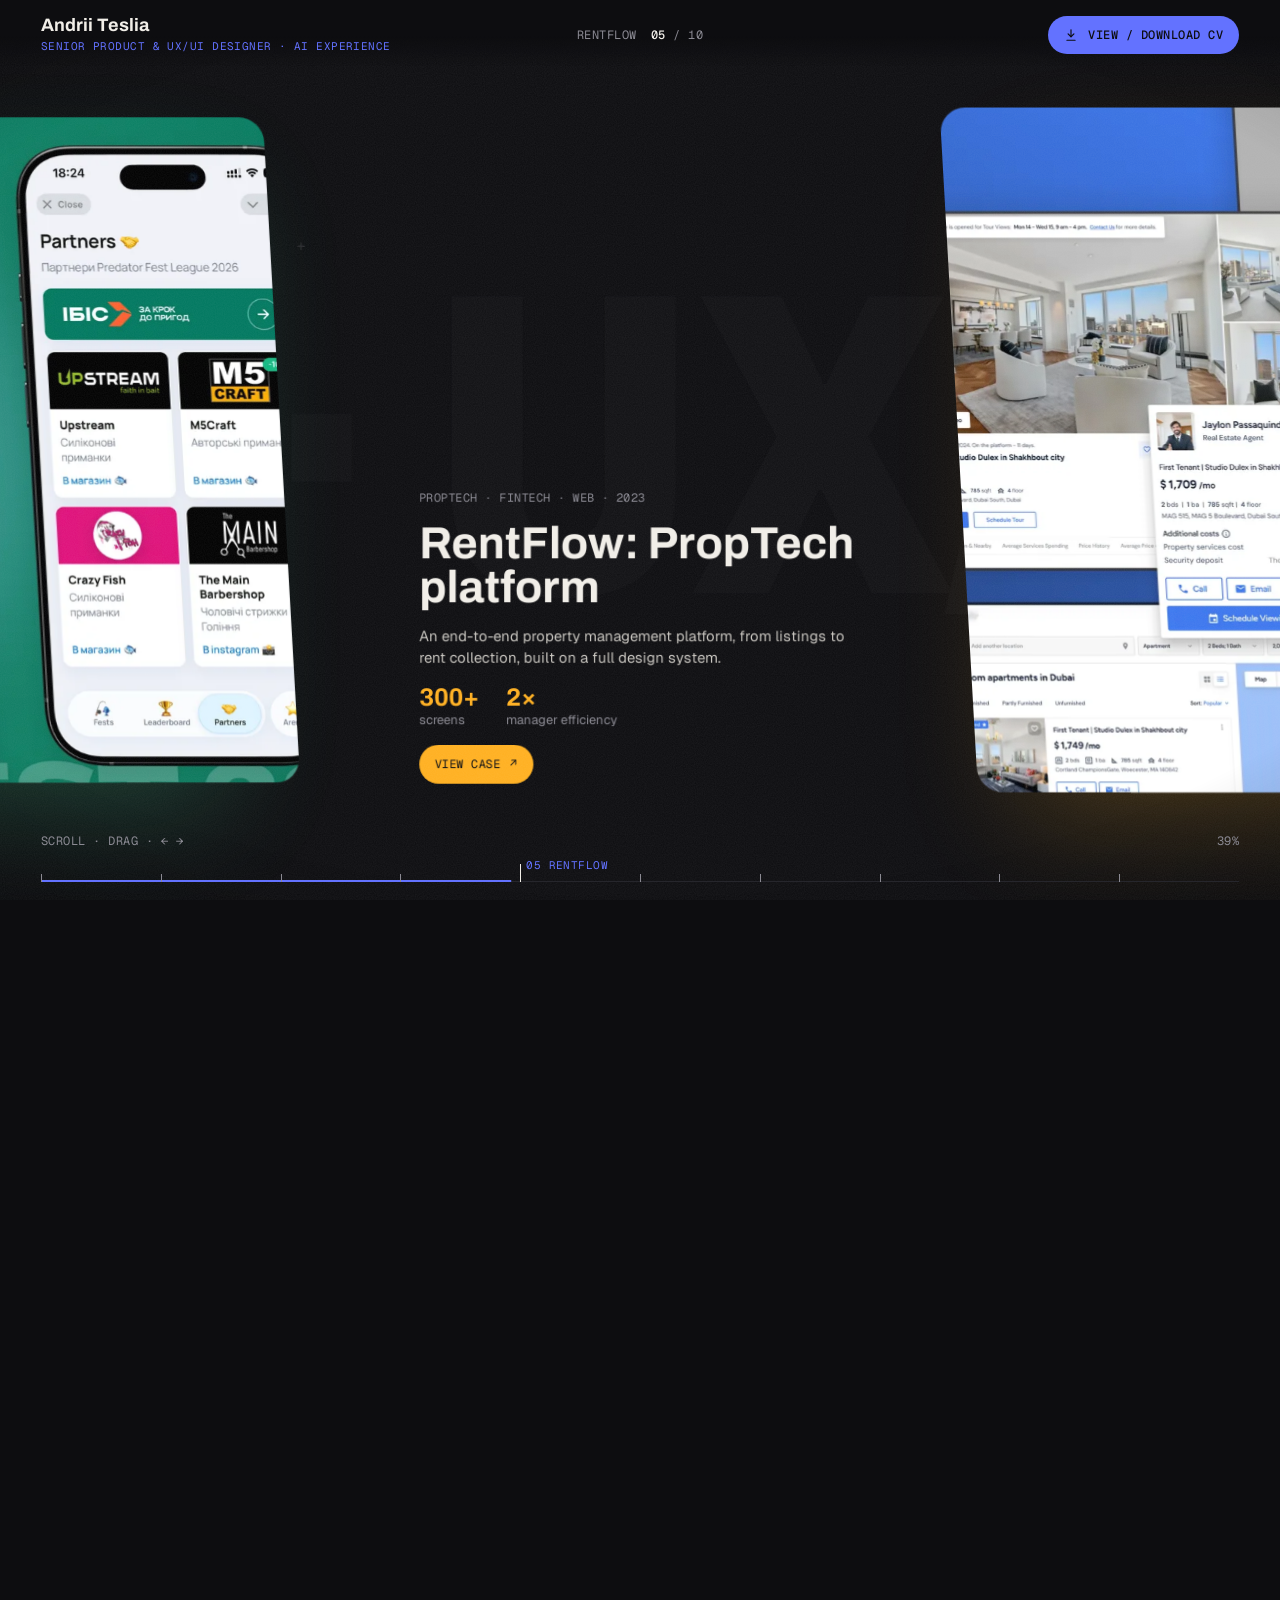
<file: index.html>
<!doctype html>
<html lang="en">
<head>
  <meta charset="utf-8">
  <meta name="viewport" content="width=device-width, initial-scale=1, viewport-fit=cover">
  <title>Andrii Teslia — Senior Product &amp; UX/UI Designer</title>
  <meta name="description" content="Andrii Teslia, Senior Product &amp; UX/UI Designer and AI Experience Designer from Lviv, Ukraine. 9 years designing web and mobile products.">
  <meta name="theme-color" content="#0D0D10">
  <meta property="og:type" content="website">
  <meta property="og:title" content="Andrii Teslia — Senior Product &amp; UX/UI Designer">
  <meta property="og:description" content="Product, UX/UI and AI Experience Designer. Selected work: MedPal, Predator Fest League, RentFlow, TIM.">
  <link rel="icon" type="image/png" href="favicon.png">
  <link rel="apple-touch-icon" href="favicon.png">
  <link rel="preconnect" href="https://fonts.googleapis.com">
  <link rel="preconnect" href="https://fonts.gstatic.com" crossorigin>
  <link rel="stylesheet" href="https://fonts.googleapis.com/css2?family=Archivo:wdth,wght@62..125,300..900&family=Geist:wght@300..700&family=Geist+Mono:wght@400;500&display=swap">
  <link rel="stylesheet" href="assets/css/style.css">
</head>
<body>

<header class="top">
  <a class="who" href="#" id="home"><b>Andrii Teslia</b><span>Senior Product &amp; UX/UI Designer<span class="x"> · AI Experience</span></span></a>
  <div class="counter mono mute"><span id="flabel">Intro</span><span><b id="fnum">01</b> / <span id="ftotal">10</span></span></div>
  <a class="open mono" href="assets/cv/andrii-teslia-cv.pdf" target="_blank" rel="noopener" id="hire"><svg width="14" height="14" viewBox="0 0 24 24" fill="none" stroke="currentColor" stroke-width="2" stroke-linecap="round" stroke-linejoin="round" aria-hidden="true"><path d="M12 3v12"/><path d="m7 10 5 5 5-5"/><path d="M5 21h14"/></svg><span class="t">View / Download CV</span><span class="s">CV</span></a>
</header>

<div class="scroller" id="scroller">
  <div class="stage" id="stage">
    <div class="fore" id="fore" aria-hidden="true"></div>
    <div class="ghost" id="ghost" aria-hidden="true">Product · UX/UI · AI Experience · Design Systems · Product · UX/UI · AI Experience · Design Systems ·</div>
    <div class="track" id="track">

      <section class="panel intro in" data-label="Intro">
        <div class="floaters" aria-hidden="true"><span class="flw" data-depth="70" style="left:6%;top:14%"><i class="fl lg lg-claude"></i></span><span class="flw" data-depth="-40" style="left:42%;top:0%"><i class="fl lg lg-gpt"></i></span><span class="flw" data-depth="110" style="left:80%;top:40%"><i class="fl lg lg-gemini"></i></span><span class="flw" data-depth="30" style="left:26%;top:64%"><i class="fl lg lg-figma"></i></span></div>
        <div class="meta mono mute"><span>Lviv, Ukraine · Remote</span><span>9 years in product design</span><span>Open to new roles</span></div>
        <div class="role">
          <span class="mono lbl">Position</span>
          <h2>Senior Product &amp; UX/UI Designer<span class="roll" id="roll"><span>AI Experience Designer</span></span></h2>
        </div>
        <h1 class="name" id="name" aria-label="Andrii Teslia"><span class="row"><span class="nrv"><span>Andrii</span></span></span><span class="row"><span class="nrv"><span style="--d:2">Teslia</span></span></span></h1>
        <aside>
          <p>I design web and mobile products from first research to shipped code, and I use AI to validate ideas and build working products fast.</p>
          <div class="hint mono"><span class="d">Scroll or drag to see work</span><span class="m">Swipe to see work</span><i></i></div>
        </aside>
      </section>

      <section class="panel manifesto" data-label="About">
        <span class="mono mute">About</span>
        <p id="manifesto">Nine years of turning messy problems into calm interfaces. I validate ideas fast with AI, build design systems teams actually use, and design for every person, including the ones the brief forgot.</p>
      </section>

      <section class="panel project" style="--c:#B9A7FF" data-anchor="medpal" data-label="MedPal" data-anchor2="work">
        <div class="ptext">
          <span class="mono mute fade">HealthTech · Mobile · AI · UK · 2025 — 2026</span>
          <h2 data-words>MedPal: AI health app</h2>
          <p class="fade" style="--d:1">An AI health companion for the UK market. I led mobile UX, information architecture and voice-assistant flows.</p>
          <div class="kpis fade" style="--d:2"><div><b>£500k+</b><span>raised</span></div><div><b>IPO</b><span>London Stock Exchange</span></div></div>
          <a class="cta fade" style="--d:3" href="medpal.html">View case <i>↗</i></a>
        </div>
        <div class="platewrap">
          <a class="plate has-cover" href="medpal.html" data-cursor="View MedPal" aria-label="Open MedPal case study">
            <div class="cover-wrap" data-depth="-24"><img class="cover" src="assets/img/medpal/cover.webp" alt="MedPal app screens" width="1800" height="1013" decoding="async"></div>
            <span class="open-case mono">Open case ↗</span>
          </a>
        </div>
      </section>

      <section class="panel project" style="--c:#3DDC97" data-anchor="predatorfest" data-label="Predator Fest">
        <div class="ptext">
          <span class="mono mute fade">Personal project · Telegram Mini App · 2026</span>
          <h2 data-words>Predator Fest League app</h2>
          <p class="fade" style="--d:1">A Telegram Mini App and PWA for a competitive fishing league, designed and built solo: live results, season leaderboard and standings.</p>
          <div class="kpis fade" style="--d:2"><div><b data-count="64375" data-fmt="1">64,375</b><span>UAH raised for Ukraine’s Armed Forces</span></div></div>
          <a class="cta fade" style="--d:3" href="predatorfest.html">View case <i>↗</i></a>
        </div>
        <div class="platewrap">
          <a class="plate has-cover" href="predatorfest.html" data-cursor="View Predator Fest" aria-label="Open Predator Fest case study">
            <div class="cover-wrap" data-depth="-24"><img class="cover" src="assets/img/pfl/cover.webp" alt="Predator Fest League app screens" width="1800" height="1013" decoding="async"></div>
            <span class="open-case mono">Open case ↗</span>
          </a>
        </div>
      </section>

      <section class="panel project" style="--c:#FFB020" data-anchor="rentflow" data-label="RentFlow">
        <div class="ptext">
          <span class="mono mute fade">PropTech · Fintech · Web · 2023</span>
          <h2 data-words>RentFlow: PropTech platform</h2>
          <p class="fade" style="--d:1">An end-to-end property management platform, from listings to rent collection, built on a full design system.</p>
          <div class="kpis fade" style="--d:2"><div><b data-count="300" data-suffix="+">300+</b><span>screens</span></div><div><b>2×</b><span>manager efficiency</span></div></div>
          <a class="cta fade" style="--d:3" href="rentflow.html">View case <i>↗</i></a>
        </div>
        <div class="platewrap">
          <a class="plate has-cover" href="rentflow.html" data-cursor="View RentFlow" aria-label="Open RentFlow case study">
            <div class="cover-wrap" data-depth="-24"><img class="cover" src="assets/img/rentflow/cover.webp" alt="RentFlow platform screens" width="1800" height="1013" decoding="async"></div>
            <span class="open-case mono">Open case ↗</span>
          </a>
        </div>
      </section>

      <section class="panel project" style="--c:#EDEAE4" data-anchor="tim" data-label="TIM">
        <div class="ptext">
          <span class="mono mute fade">Mobile · RTL · Israel · 2019</span>
          <h2 data-words>TIM: on-demand jobs app</h2>
          <p class="fade" style="--d:1">An on-demand jobs marketplace for Israel that connects people with vetted “Timos” for everyday tasks, designed right-to-left.</p>
          <div class="kpis fade" style="--d:2"><div><b>4.7★</b><span>App Store debut</span></div><div><b data-count="95" data-suffix="%">95%</b><span>task success rate</span></div></div>
          <a class="cta fade" style="--d:3" href="tim.html">View case <i>↗</i></a>
        </div>
        <div class="platewrap">
          <a class="plate has-cover" href="tim.html" data-cursor="View TIM" aria-label="Open TIM case study">
            <div class="cover-wrap" data-depth="-24"><img class="cover" src="assets/img/tim/cover.webp" alt="TIM app screens" width="1800" height="1013" decoding="async"></div>
            <span class="open-case mono">Open case ↗</span>
          </a>
        </div>
      </section>

      <section class="panel stats" data-label="Numbers">
        <h2>In numbers</h2>
        <div class="stat"><b data-count="9">9</b><span>years designing products for web and mobile</span></div>
        <div class="stat"><b data-count="300" data-suffix="+">300+</b><span>screens in one design system for RentFlow</span></div>
        <div class="stat"><b data-count="30" data-suffix="+">30+</b><span>technical interviews led to hire designers</span></div>
        <div class="stat"><b>Gold</b><span>Ukrainian Design: The Very Best Of, Interface &amp; UX</span></div>
      </section>

      <section class="panel path" data-label="Experience">
        <h2 data-words>The path so far</h2>
        <div class="line">
          <div class="stop fade"><span class="mono mute">2025 — 2026</span><h3>Senior Product / AI Experience Designer</h3><span class="mono co">Newsoft</span><p>MedPal, a veterans platform, and apps built end to end with AI.</p></div>
          <div class="stop fade" style="--d:1"><span class="mono mute">2023 — 2025</span><h3>Senior UX/UI Designer</h3><span class="mono co">Teamvoy</span><p>Design systems on tokens, 30+ interviews, mentoring, fintech for 200k+ users.</p></div>
          <div class="stop fade" style="--d:2"><span class="mono mute">2020 — 2022</span><h3>Lead UX/UI Designer</h3><span class="mono co">Surprise</span><p>Led the design team and built the design system from scratch.</p></div>
          <div class="stop fade" style="--d:3"><span class="mono mute">2020</span><h3>UX/UI Designer</h3><span class="mono co">LaSoft</span><p>Client work for the USA and Germany, a new design system.</p></div>
          <div class="stop fade" style="--d:4"><span class="mono mute">2019 — 2020</span><h3>Interaction Designer</h3><span class="mono co">QubStudio</span><p>Personas, IA, prototypes.</p><span class="badge">Gold award</span></div>
          <div class="stop fade" style="--d:5"><span class="mono mute">2017 — 2019</span><h3>UX/UI Designer</h3><span class="mono co">Devlight</span><p>Design sprints, flows, motion, post-release QA.</p></div>
        </div>
      </section>

      <section class="panel kit" data-label="Toolkit">
        <h2 data-words>What I bring</h2>
        <div class="marq" id="m1" aria-hidden="true"><div><span>AI-assisted design</span><span>AI prototyping</span><span>Rapid validation</span><span>Product design</span><span>Design systems</span><span>UX research</span><span>Accessibility</span><span>Data viz</span></div><div><span>AI-assisted design</span><span>AI prototyping</span><span>Rapid validation</span><span>Product design</span><span>Design systems</span><span>UX research</span><span>Accessibility</span><span>Data viz</span></div></div>
        <div class="marq" id="m2" aria-hidden="true"><div><span>Figma</span><span>Cursor</span><span>Claude</span><span>ChatGPT</span><span>Gemini</span><span>Midjourney</span><span>FigJam</span><span>Jira</span><span>Confluence</span><span>GitLab</span><span>Zeplin</span></div><div><span>Figma</span><span>Cursor</span><span>Claude</span><span>ChatGPT</span><span>Gemini</span><span>Midjourney</span><span>FigJam</span><span>Jira</span><span>Confluence</span><span>GitLab</span><span>Zeplin</span></div></div>
        <div class="skills">
          <div class="sk ai fade"><span class="mono">AI in my workflow</span><ul><li>AI-assisted research and synthesis</li><li>Rapid idea validation</li><li>Concept generation with AI</li><li>AI-powered prototyping</li><li>Building working apps with Cursor and Claude</li><li>Designing AI products: assistants and voice flows</li></ul><div class="aitools"><span class="ic"><i class="lg lg-claude"></i>Claude</span><span class="ic"><i class="lg lg-gpt"></i>ChatGPT</span><span class="ic"><i class="lg lg-gemini"></i>Gemini</span><span class="ic"><i class="lg lg-figma"></i>Figma</span></div></div>
          <div class="sk fade" style="--d:1"><span class="mono">Product &amp; UX</span><ul><li>UX research</li><li>Usability testing</li><li>Information architecture</li><li>User flows and wireframes</li><li>Interaction design</li><li>Data visualisation</li><li>Design sprints</li></ul></div>
          <div class="sk fade" style="--d:2"><span class="mono">Systems &amp; craft</span><ul><li>Design systems and tokens</li><li>Figma variables, auto-layout, libraries</li><li>Atomic design</li><li>Accessibility, WCAG 2.2</li><li>Apple HIG and Material</li><li>Pixel-perfect UI</li><li>Micro and macro animation</li></ul></div>
          <div class="sk fade" style="--d:3"><span class="mono">How I work</span><ul><li>Leading and mentoring designers</li><li>Hiring: 30+ technical interviews</li><li>Presenting to stakeholders</li><li>Pitching ideas to leadership</li><li>Solution shaping with sales</li><li>Close work with developers and QA</li><li>Problem solving, eye for detail</li></ul></div>
        </div>
        <div class="facts mono mute"><span>PhD in Management (in progress)</span><span>Ukrainian · English B2 · Polish A2</span></div>
      </section>

      <section class="panel contact" data-label="Contact">
        <span class="mono mute"><span class="dot" style="display:inline-block;margin-right:8px" aria-hidden="true"></span>Open to Lead / Senior product design roles</span>
        <h2><span data-words>Let’s build</span><br><em data-words>the next one.</em></h2>
        <div class="mailrow fade" style="--d:2">
          <a class="addr" id="addr" href="mailto:tesliaandrii@gmail.com">tesliaandrii@gmail.com</a>
          <button class="btn solid mag" id="copy" type="button">Copy email</button>
        </div>
        <div class="links fade" style="--d:3">
          <a class="btn mag" href="https://www.linkedin.com/in/andriiteslia/" target="_blank" rel="noopener">LinkedIn ↗</a>
          <a class="btn mag" href="https://dribbble.com/andriiteslia" target="_blank" rel="noopener">Dribbble ↗</a>
          <a class="btn mag" href="assets/cv/andrii-teslia-cv.pdf" target="_blank" rel="noopener">CV · PDF ↗</a>
          <button class="btn mag" id="restart" type="button">← Back to start</button>
        </div>
      </section>

    </div>
  </div>
</div>

<div class="scrub">
  <div class="scrub-label mono mute"><span>Scroll · drag · ← →</span><span id="pct">0%</span></div>
  <div class="ticks" id="ticks"><div class="fill" id="fill"></div></div>
</div>

<div class="fx vig" aria-hidden="true"></div><div class="fx grain" aria-hidden="true"></div>
<div class="cur" id="cur" aria-hidden="true"><span id="curtxt"></span></div>

<script src="assets/js/main.js"></script>
</body>
</html>
</file>
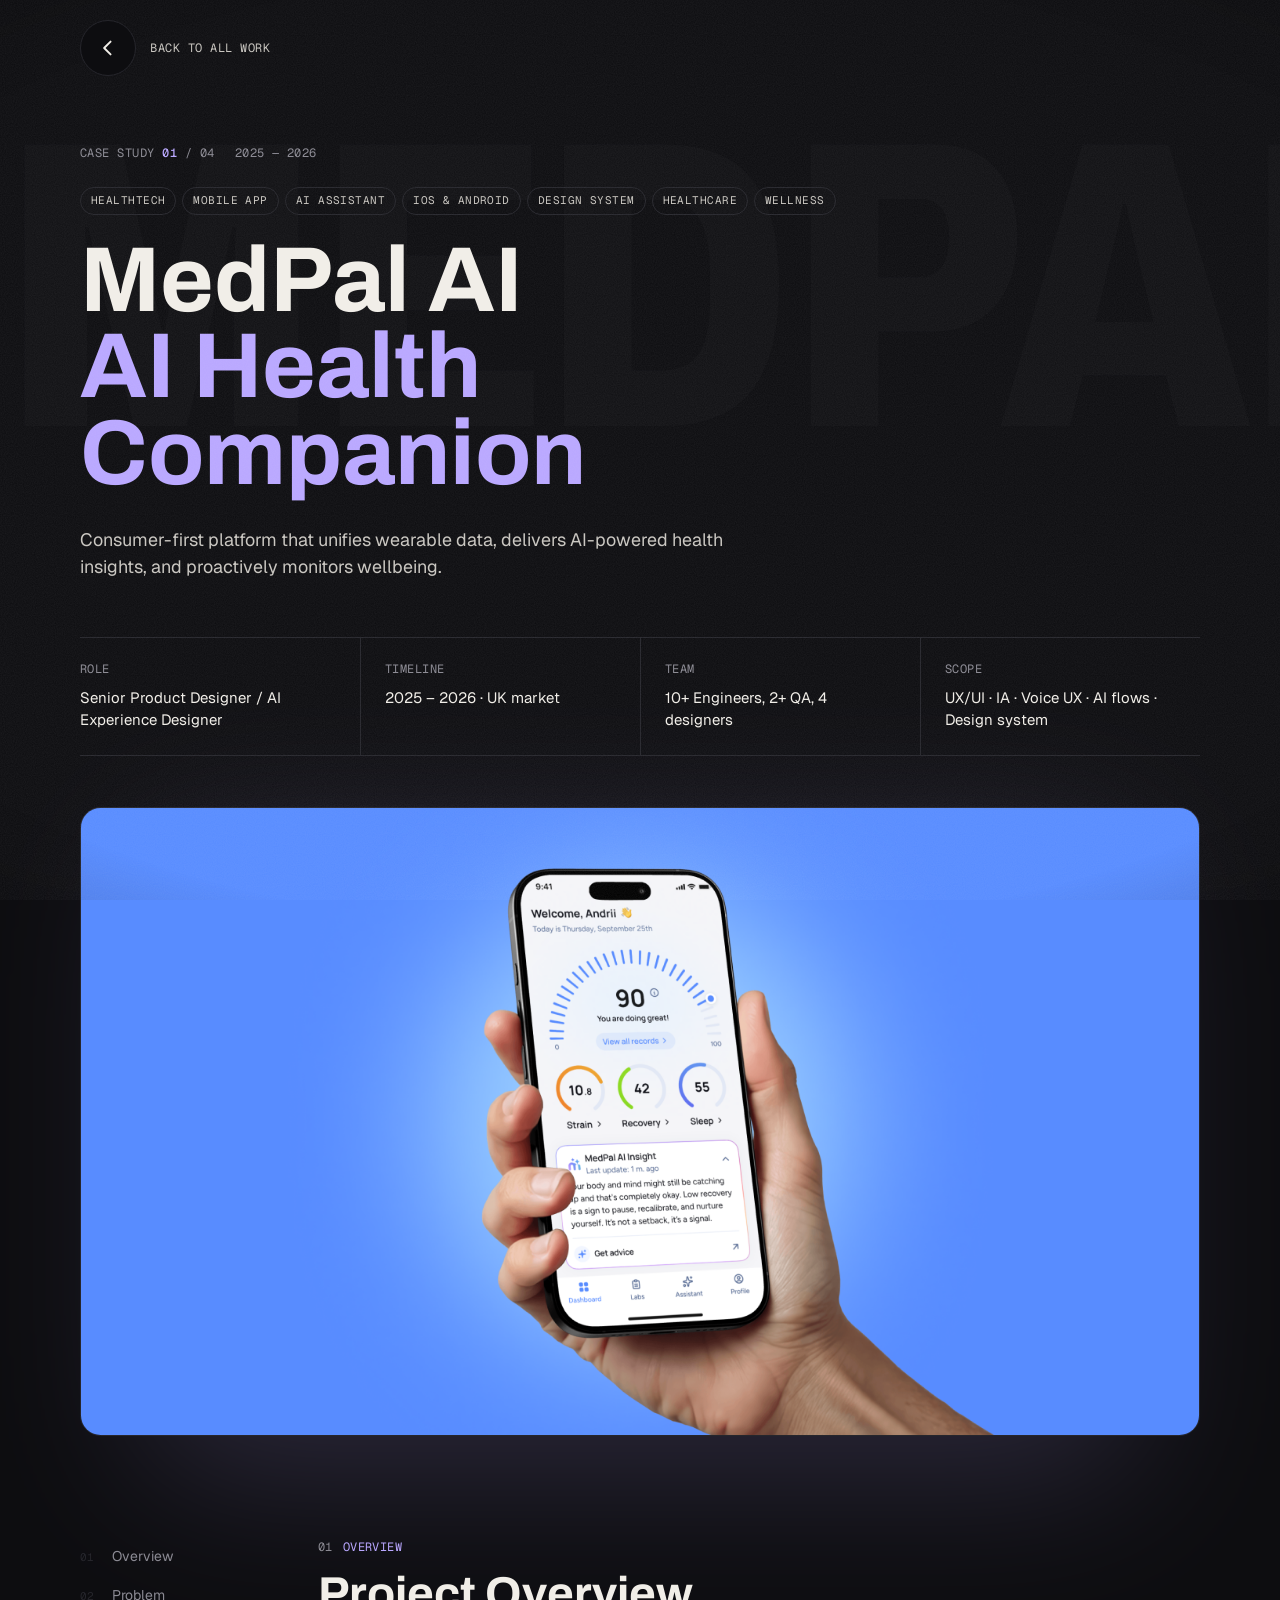
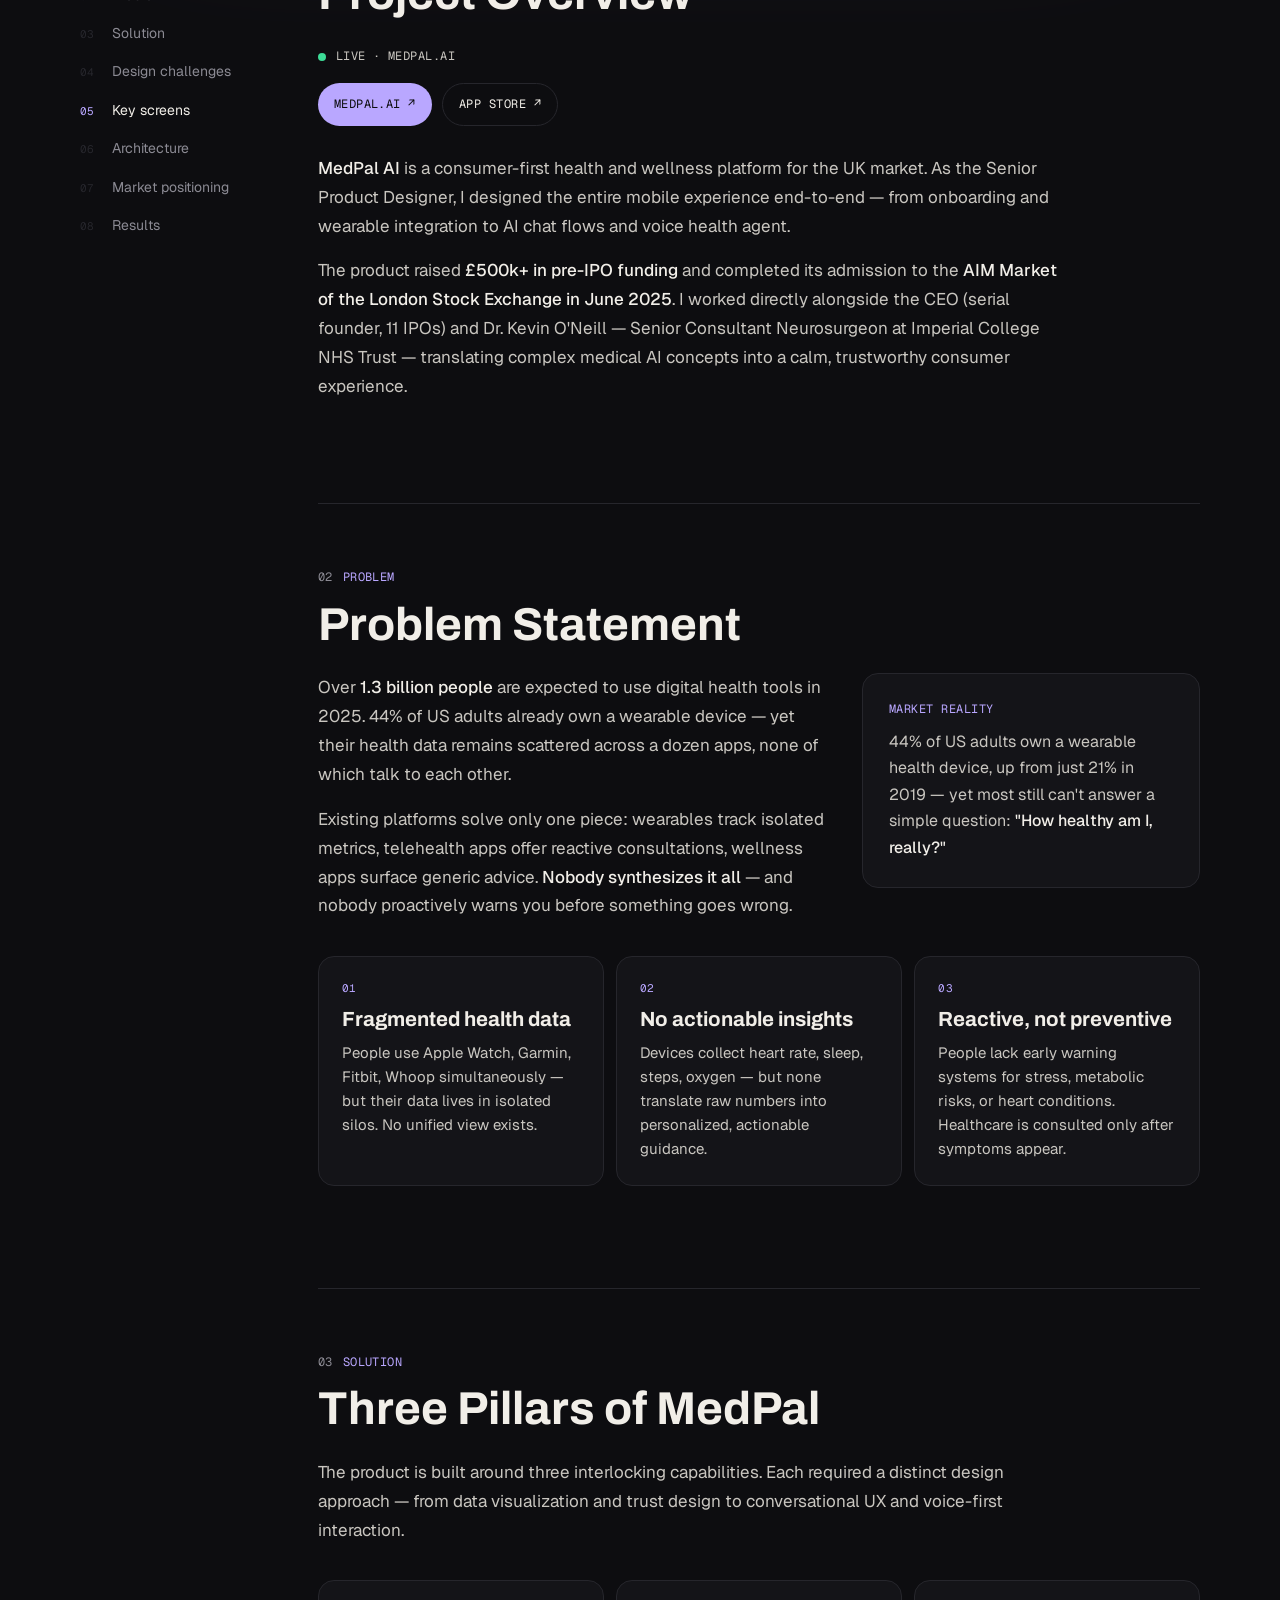
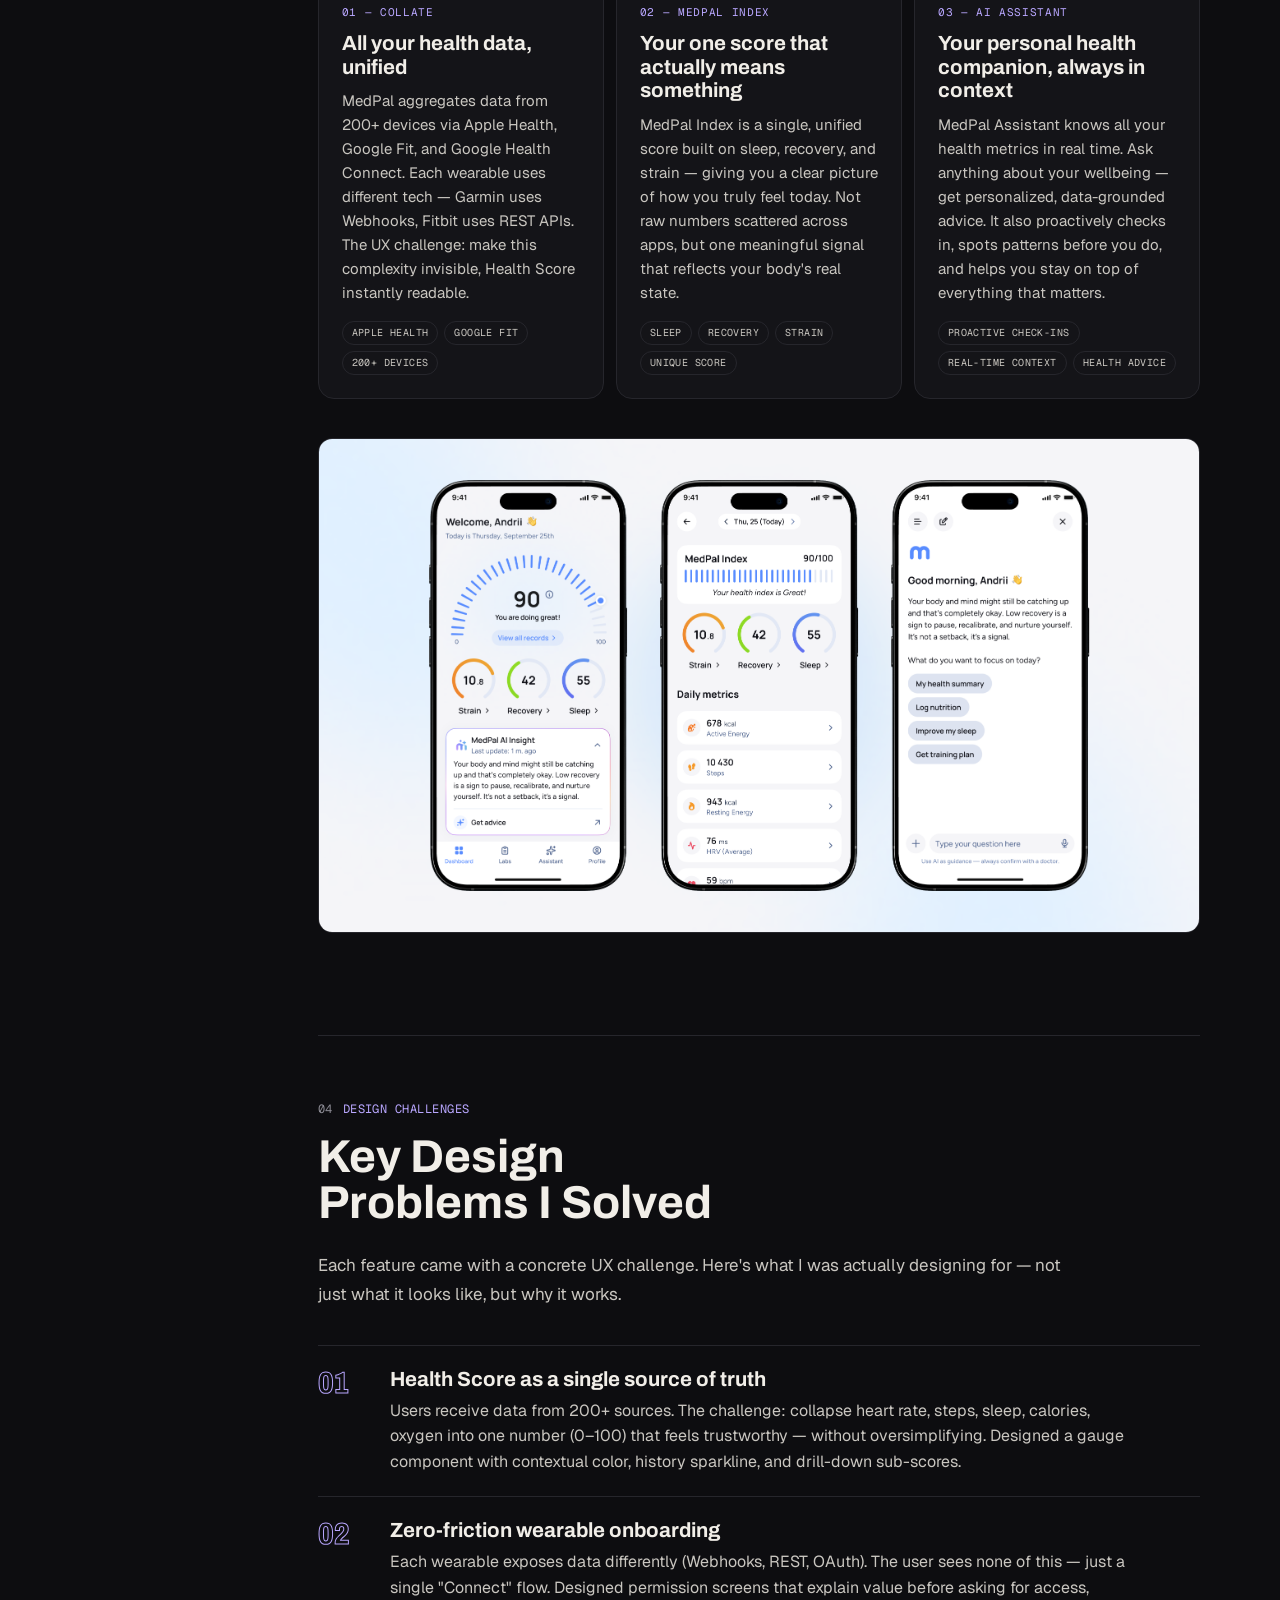
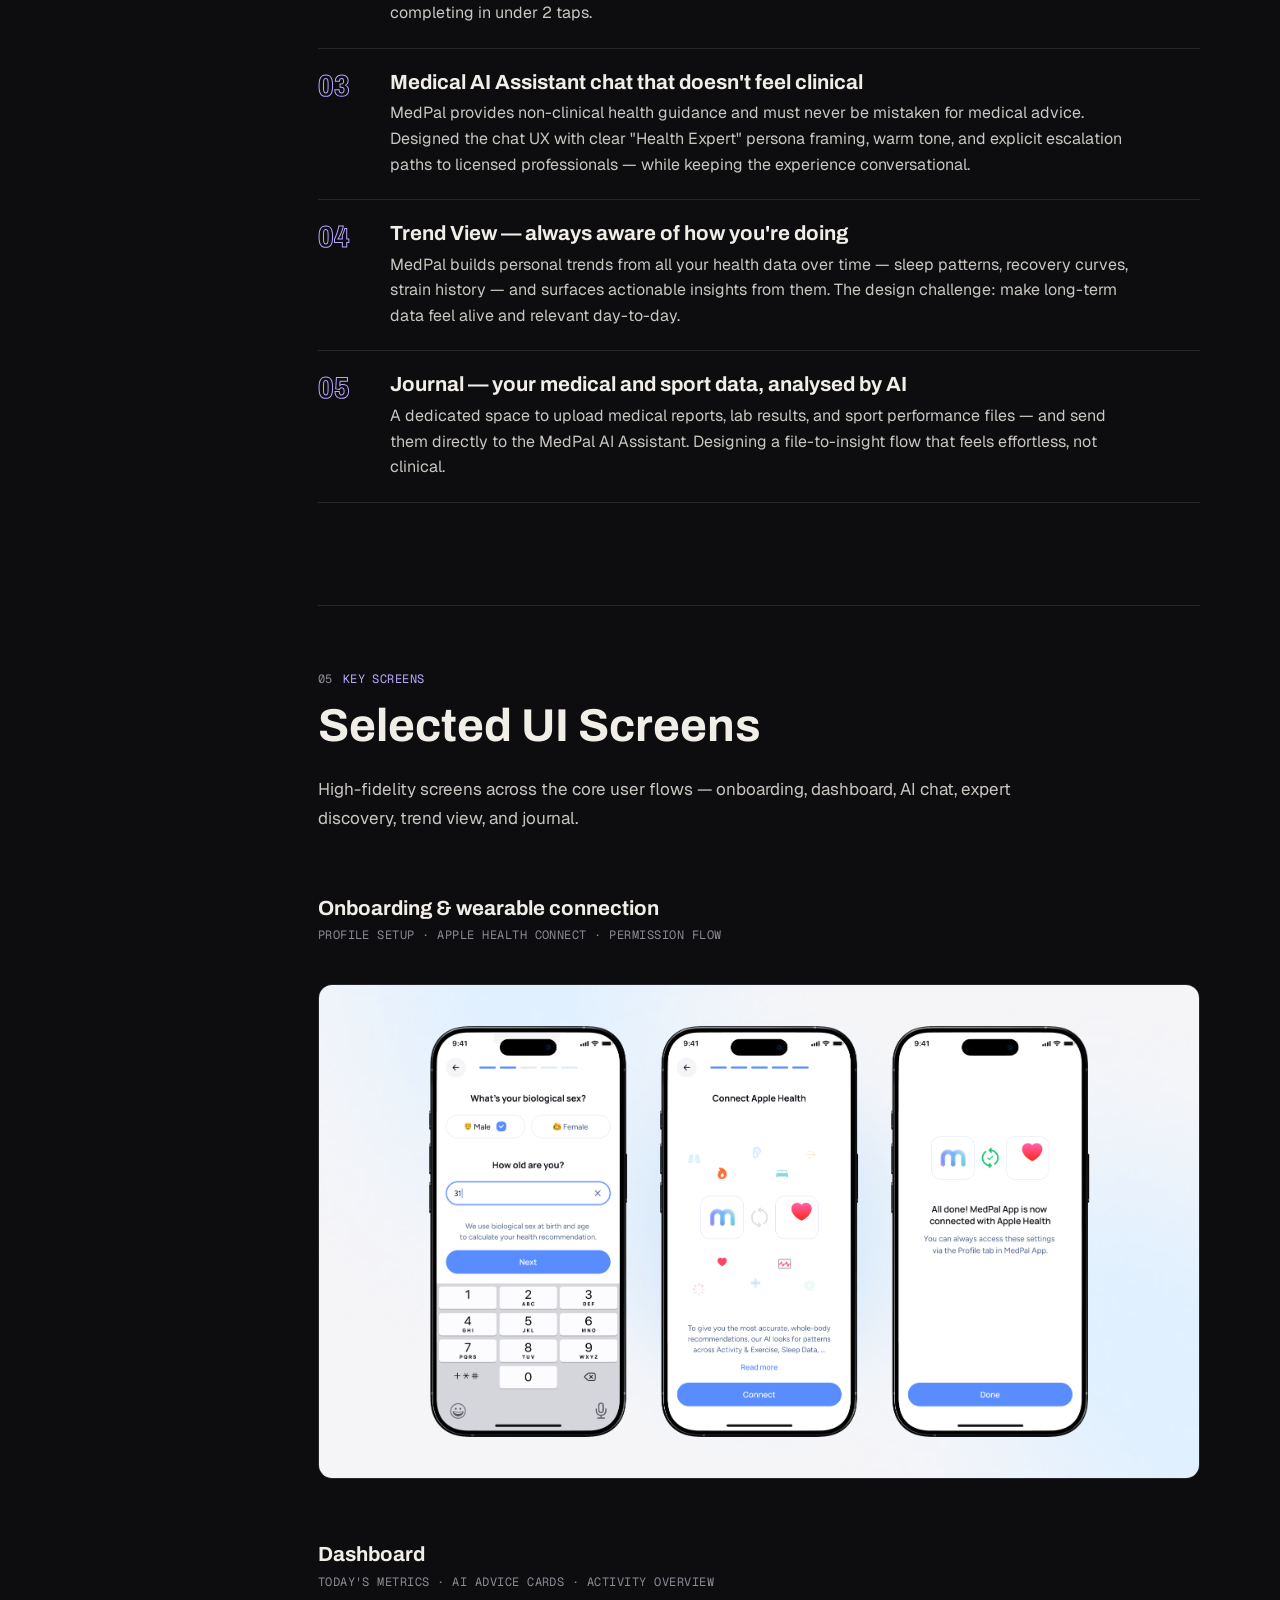
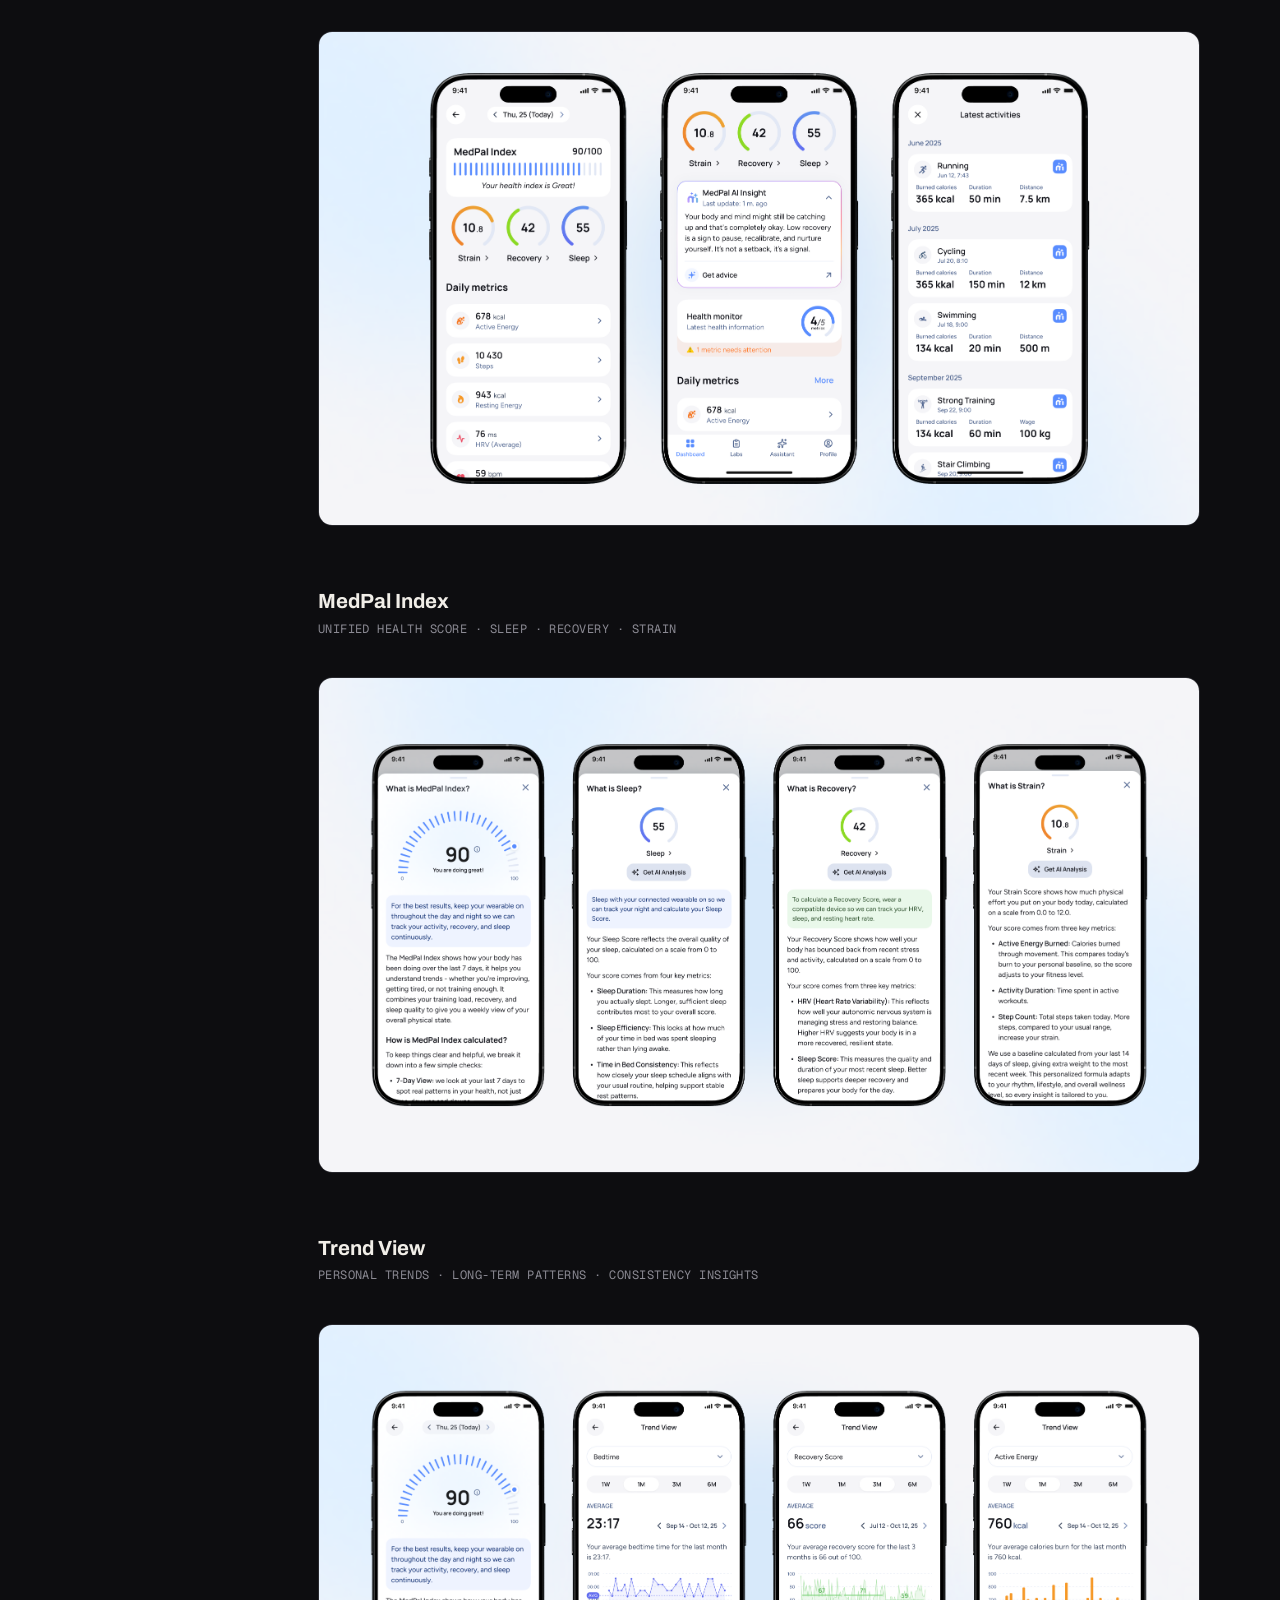
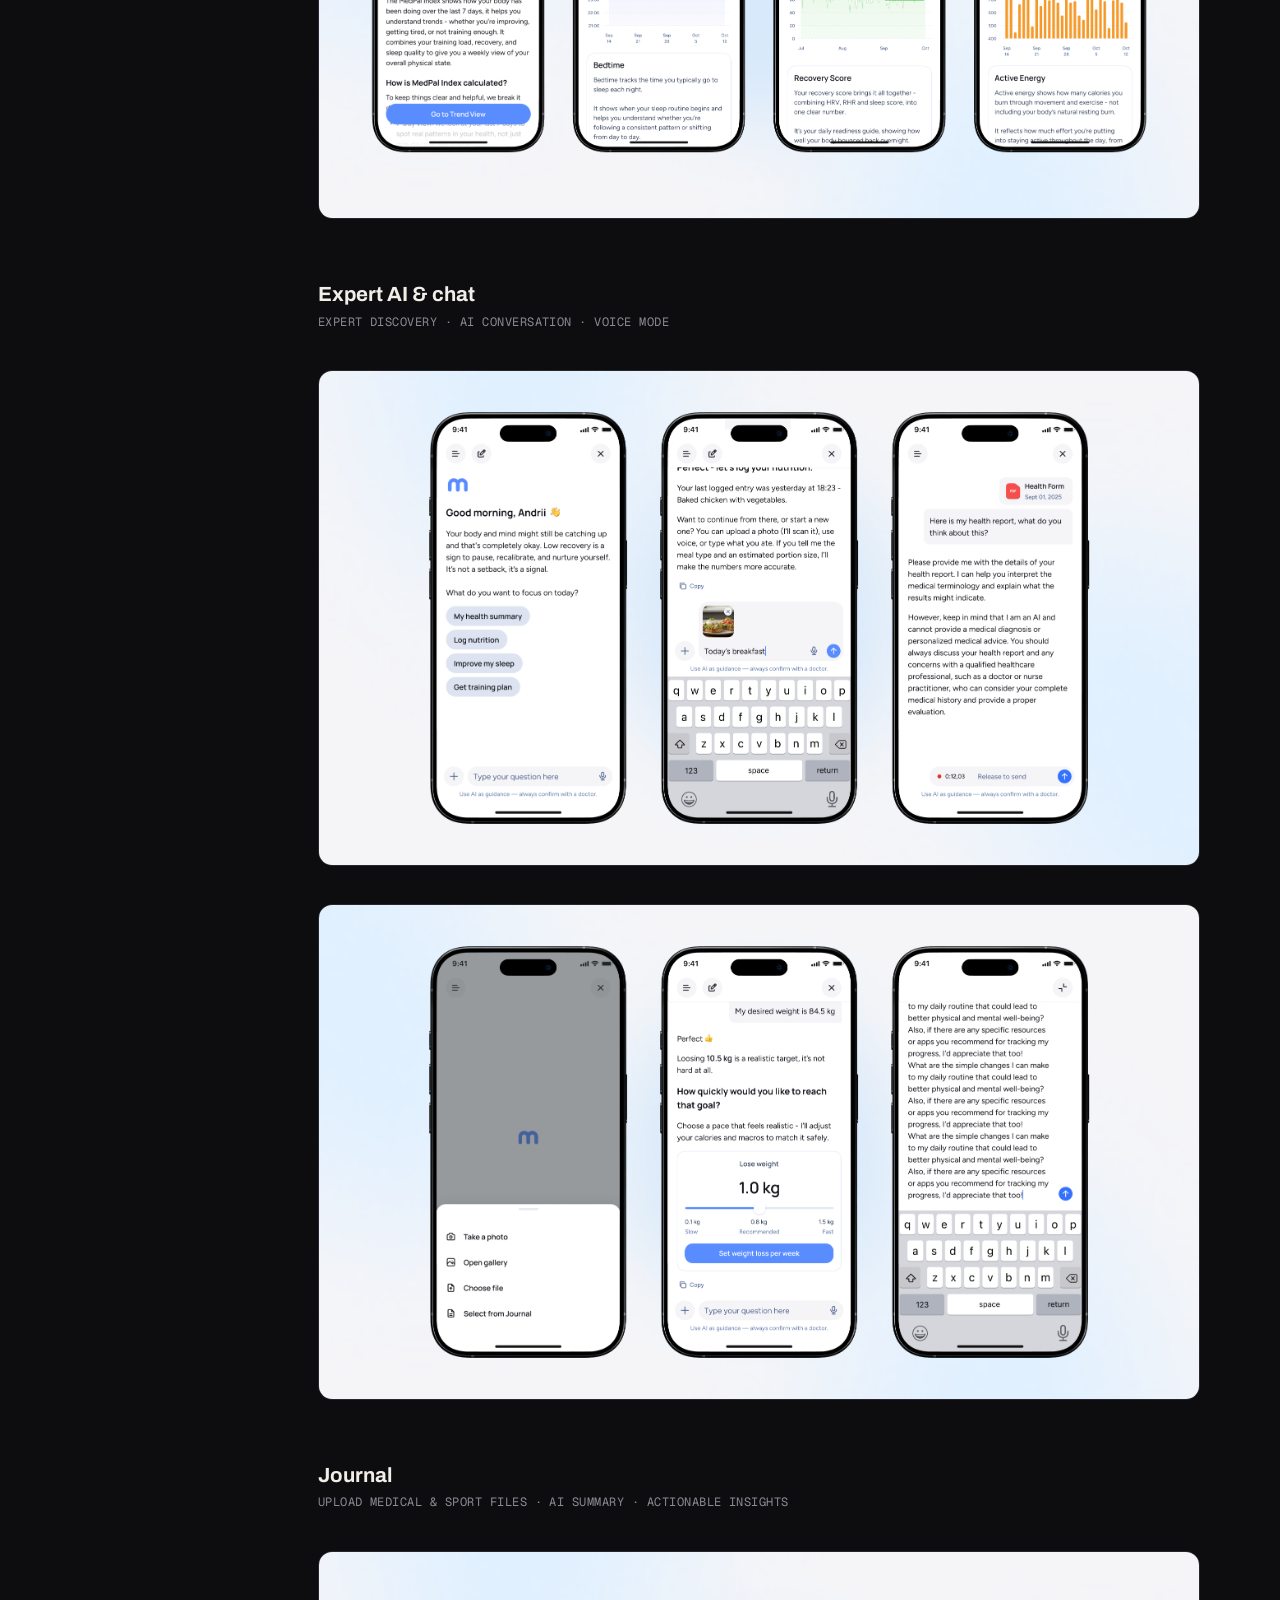
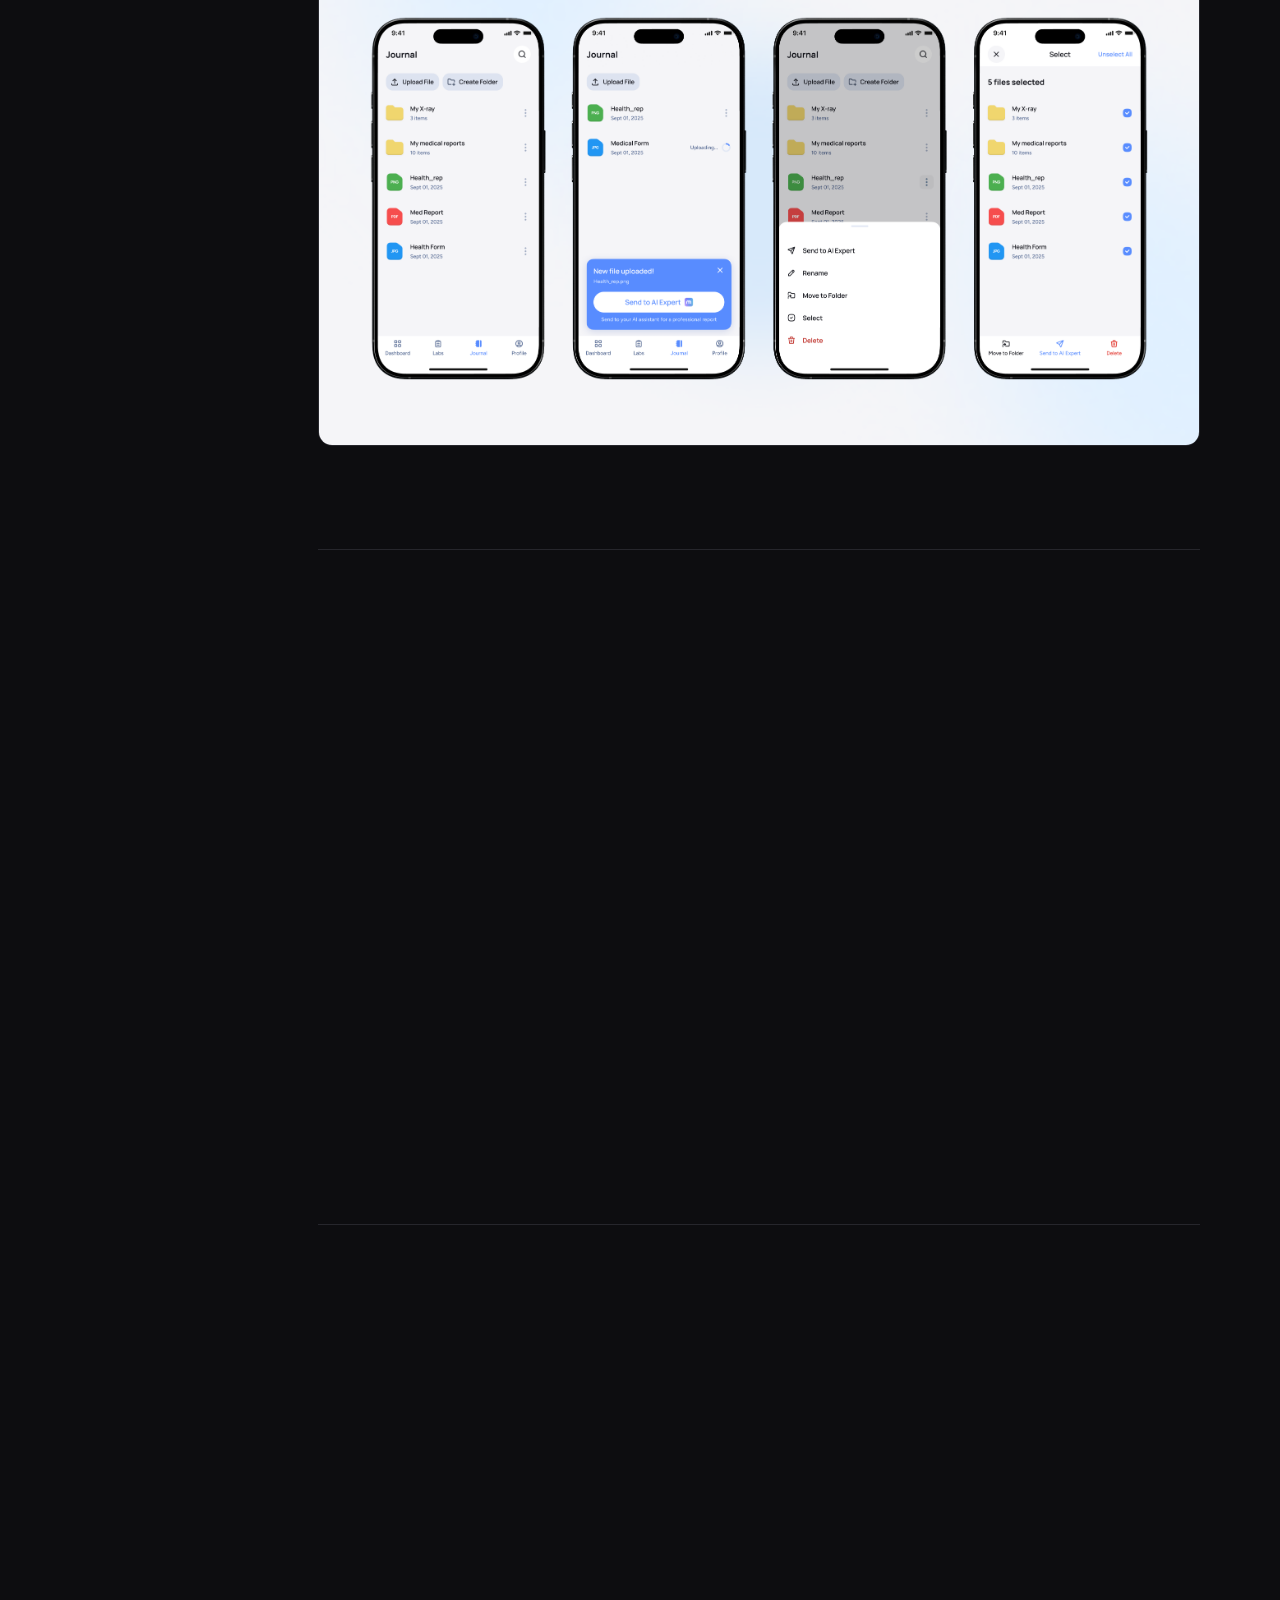
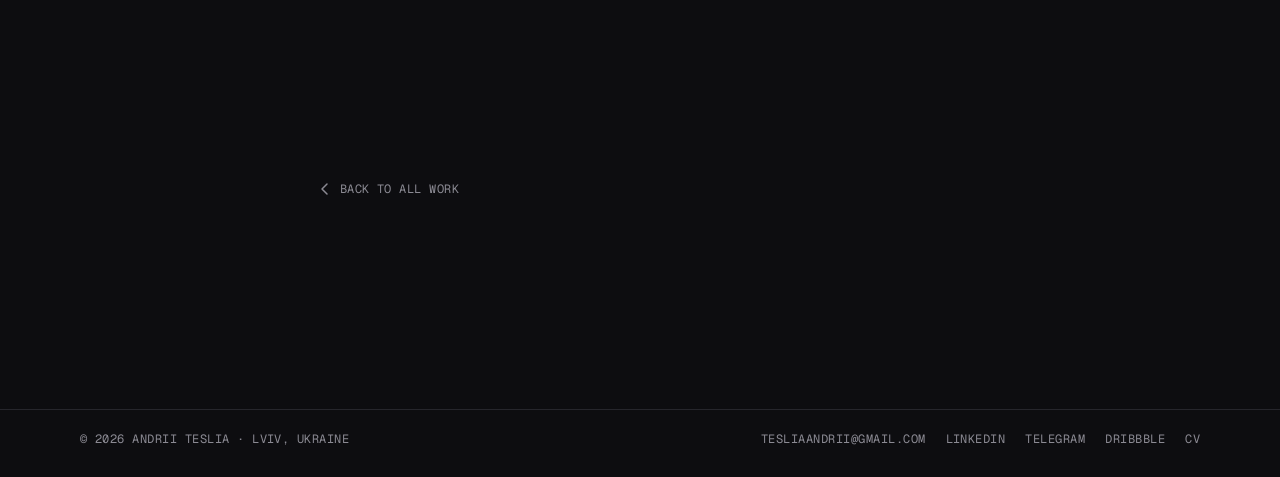
<file: medpal.html>
<!doctype html>
<html lang="en">
<head>
  <meta charset="utf-8">
  <meta name="viewport" content="width=device-width, initial-scale=1, viewport-fit=cover">
  <title>MedPal AI — Andrii Teslia</title>
  <meta name="description" content="AI-powered health companion for the UK market. UX/UI case study by Andrii Teslia — IPO completed, £500k+ raised.">
  <meta name="theme-color" content="#0D0D10">
  <meta property="og:type" content="article">
  <meta property="og:title" content="MedPal AI — Andrii Teslia">
  <meta property="og:description" content="AI-powered health companion for the UK market. UX/UI case study by Andrii Teslia — IPO completed, £500k+ raised.">
  <meta property="og:image" content="assets/img/medpal/hero-banner.png">
  <link rel="icon" type="image/png" href="favicon.png">
  <link rel="apple-touch-icon" href="favicon.png">
  <link rel="preconnect" href="https://fonts.googleapis.com">
  <link rel="preconnect" href="https://fonts.gstatic.com" crossorigin>
  <link rel="stylesheet" href="https://fonts.googleapis.com/css2?family=Archivo:wdth,wght@62..125,300..900&family=Geist:wght@300..700&family=Geist+Mono:wght@400;500&display=swap">
  <link rel="stylesheet" href="assets/css/case.css">
  <script>document.documentElement.classList.add('js')</script>
</head>
<body style="--c:#B9A7FF">

<a class="hero-back" href="index.html#medpal" data-back aria-label="Back to all work"><span class="ico" aria-hidden="true"><svg width="18" height="18" viewBox="0 0 14 14" fill="none"><path d="M9 2L4 7l5 5" stroke="currentColor" stroke-width="1.5" stroke-linecap="round" stroke-linejoin="round"/></svg></span><span class="mono">Back to all work</span></a>
<div class="progress" aria-hidden="true"></div>

<main>
  <section class="hero">
    <div class="hero-ghost" aria-hidden="true">MedPal · MedPal · MedPal</div>
    <div class="wrap">
      <div class="hero-kicker mono mute"><span>Case study <b>01</b> / 04</span><span>2025 — 2026</span></div>
      <div class="tags"><span>HealthTech</span><span>Mobile App</span><span>AI Assistant</span><span>iOS &amp; Android</span><span>Design System</span><span>Healthcare</span><span>Wellness</span></div>
      <h1 class="case-title" data-words>MedPal AI<br><em>AI Health Companion</em></h1>
      <p class="case-sub">Consumer-first platform that unifies wearable data, delivers AI-powered health insights, and proactively monitors wellbeing.</p>
    </div>
  </section>

  <div class="wrap">
    <div class="meta"><div><span class="mono">Role</span><p>Senior Product Designer / AI Experience Designer</p></div><div><span class="mono">Timeline</span><p>2025 – 2026 · UK market</p></div><div><span class="mono">Team</span><p>10+ Engineers, 2+ QA, 4 designers</p></div><div><span class="mono">Scope</span><p>UX/UI · IA · Voice UX · AI flows · Design system</p></div></div>
    <div class="banner"><figure class="shot"><img src="assets/img/medpal/hero-banner.png" alt="MedPal AI — app screens overview" fetchpriority="high" decoding="async"><figcaption>MedPal AI — app screens overview</figcaption></figure></div>

    <div class="body">
      <ol class="toc" aria-label="Sections"><li><a href="#overview"><i>01</i>Overview</a></li><li><a href="#problem"><i>02</i>Problem</a></li><li><a href="#solution"><i>03</i>Solution</a></li><li><a href="#challenges"><i>04</i>Design challenges</a></li><li><a href="#screens"><i>05</i>Key screens</a></li><li><a href="#architecture"><i>06</i>Architecture</a></li><li><a href="#market"><i>07</i>Market positioning</a></li><li><a href="#results"><i>08</i>Results</a></li></ol>
      <div class="content">
      <section class="sec" id="overview">
        <div class="sec-label mono up"><i>01</i>Overview</div>
        <h2 class="up">Project Overview</h2>
        <p class="live mono up"><i></i>Live · medpal.ai</p><div class="btns up"><a class="btn" href="https://www.medpal.ai/" target="_blank" rel="noopener">medpal.ai ↗</a><a class="btn ghost" href="https://apps.apple.com/us/app/medpal-ai/id6740333362" target="_blank" rel="noopener">App Store ↗</a></div><p class="txt up"><strong>MedPal AI</strong> is a consumer-first health and wellness platform for the UK market. As the Senior Product Designer, I designed the entire mobile experience end-to-end — from onboarding and wearable integration to AI chat flows and voice health agent.</p><p class="txt up">The product raised <strong>£500k+ in pre-IPO funding</strong> and completed its admission to the <strong>AIM Market of the London Stock Exchange in June 2025</strong>. I worked directly alongside the CEO (serial founder, 11 IPOs) and Dr. Kevin O'Neill — Senior Consultant Neurosurgeon at Imperial College NHS Trust — translating complex medical AI concepts into a calm, trustworthy consumer experience.</p>
      </section>
      <section class="sec" id="problem">
        <div class="sec-label mono up"><i>02</i>Problem</div>
        <h2 class="up">Problem Statement</h2>
        <div class="cols"><div><p class="txt up">Over <strong>1.3 billion people</strong> are expected to use digital health tools in 2025. 44% of US adults already own a wearable device — yet their health data remains scattered across a dozen apps, none of which talk to each other.</p><p class="txt up">Existing platforms solve only one piece: wearables track isolated metrics, telehealth apps offer reactive consultations, wellness apps surface generic advice. <strong>Nobody synthesizes it all</strong> — and nobody proactively warns you before something goes wrong.</p></div><div><div class="callout up"><span class="mono">Market reality</span><p>44% of US adults own a wearable health device, up from just 21% in 2019 — yet most still can't answer a simple question: <em>"How healthy am I, really?"</em></p></div></div></div><div class="cards "><div class="card up" style="--d:0"><span class="n">01</span><h3>Fragmented health data</h3><p>People use Apple Watch, Garmin, Fitbit, Whoop simultaneously — but their data lives in isolated silos. No unified view exists.</p></div><div class="card up" style="--d:1"><span class="n">02</span><h3>No actionable insights</h3><p>Devices collect heart rate, sleep, steps, oxygen — but none translate raw numbers into personalized, actionable guidance.</p></div><div class="card up" style="--d:2"><span class="n">03</span><h3>Reactive, not preventive</h3><p>People lack early warning systems for stress, metabolic risks, or heart conditions. Healthcare is consulted only after symptoms appear.</p></div></div>
      </section>
      <section class="sec" id="solution">
        <div class="sec-label mono up"><i>03</i>Solution</div>
        <h2 class="up">Three Pillars of MedPal</h2>
        <p class="txt up">The product is built around three interlocking capabilities. Each required a distinct design approach — from data visualization and trust design to conversational UX and voice-first interaction.</p><div class="cards "><div class="card up" style="--d:0"><span class="n">01 — Collate</span><h3>All your health data, unified</h3><p>MedPal aggregates data from 200+ devices via Apple Health, Google Fit, and Google Health Connect. Each wearable uses different tech — Garmin uses Webhooks, Fitbit uses REST APIs. The UX challenge: make this complexity invisible, Health Score instantly readable.</p><div class="chips"><span>Apple Health</span><span>Google Fit</span><span>200+ devices</span></div></div><div class="card up" style="--d:1"><span class="n">02 — MedPal Index</span><h3>Your one score that actually means something</h3><p>MedPal Index is a single, unified score built on sleep, recovery, and strain — giving you a clear picture of how you truly feel today. Not raw numbers scattered across apps, but one meaningful signal that reflects your body's real state.</p><div class="chips"><span>Sleep</span><span>Recovery</span><span>Strain</span><span>Unique score</span></div></div><div class="card up" style="--d:2"><span class="n">03 — AI Assistant</span><h3>Your personal health companion, always in context</h3><p>MedPal Assistant knows all your health metrics in real time. Ask anything about your wellbeing — get personalized, data-grounded advice. It also proactively checks in, spots patterns before you do, and helps you stay on top of everything that matters.</p><div class="chips"><span>Proactive check-ins</span><span>Real-time context</span><span>Health advice</span></div></div></div><figure class="shot up"><img src="assets/img/medpal/solution-pillars.png" alt="MedPal — Three Pillars overview screens" loading="lazy" decoding="async"><figcaption>MedPal — Three Pillars overview screens</figcaption></figure>
      </section>
      <section class="sec" id="challenges">
        <div class="sec-label mono up"><i>04</i>Design Challenges</div>
        <h2 class="up">Key Design Problems I Solved</h2>
        <p class="txt up">Each feature came with a concrete UX challenge. Here's what I was actually designing for — not just what it looks like, but why it works.</p><div class="rows"><div class="row up"><span class="n">01</span><div><h3>Health Score as a single source of truth</h3><p>Users receive data from 200+ sources. The challenge: collapse heart rate, steps, sleep, calories, oxygen into one number (0–100) that feels trustworthy — without oversimplifying. Designed a gauge component with contextual color, history sparkline, and drill-down sub-scores.</p></div></div><div class="row up"><span class="n">02</span><div><h3>Zero-friction wearable onboarding</h3><p>Each wearable exposes data differently (Webhooks, REST, OAuth). The user sees none of this — just a single "Connect" flow. Designed permission screens that explain value before asking for access, completing in under 2 taps.</p></div></div><div class="row up"><span class="n">03</span><div><h3>Medical AI Assistant chat that doesn't feel clinical</h3><p>MedPal provides non-clinical health guidance and must never be mistaken for medical advice. Designed the chat UX with clear "Health Expert" persona framing, warm tone, and explicit escalation paths to licensed professionals — while keeping the experience conversational.</p></div></div><div class="row up"><span class="n">04</span><div><h3>Trend View — always aware of how you're doing</h3><p>MedPal builds personal trends from all your health data over time — sleep patterns, recovery curves, strain history — and surfaces actionable insights from them. The design challenge: make long-term data feel alive and relevant day-to-day.</p></div></div><div class="row up"><span class="n">05</span><div><h3>Journal — your medical and sport data, analysed by AI</h3><p>A dedicated space to upload medical reports, lab results, and sport performance files — and send them directly to the MedPal AI Assistant. Designing a file-to-insight flow that feels effortless, not clinical.</p></div></div></div>
      </section>
      <section class="sec" id="screens">
        <div class="sec-label mono up"><i>05</i>Key Screens</div>
        <h2 class="up">Selected UI Screens</h2>
        <p class="txt up">High-fidelity screens across the core user flows — onboarding, dashboard, AI chat, expert discovery, trend view, and journal.</p><div class="group"><h3 class="up">Onboarding & wearable connection</h3><p class="group-sub mono up">Profile setup · Apple Health connect · Permission flow</p><figure class="shot up"><img src="assets/img/medpal/screens-onboarding.png" alt="Onboarding — 4 screens" loading="lazy" decoding="async"><figcaption>Onboarding — 4 screens</figcaption></figure></div><div class="group"><h3 class="up">Dashboard</h3><p class="group-sub mono up">Today's metrics · AI advice cards · Activity overview</p><figure class="shot up"><img src="assets/img/medpal/screens-dashboard.png" alt="Dashboard screens" loading="lazy" decoding="async"><figcaption>Dashboard screens</figcaption></figure></div><div class="group"><h3 class="up">MedPal Index</h3><p class="group-sub mono up">Unified health score · Sleep · Recovery · Strain</p><figure class="shot up"><img src="assets/img/medpal/screens-health-score.png" alt="Health Score screens" loading="lazy" decoding="async"><figcaption>Health Score screens</figcaption></figure></div><div class="group"><h3 class="up">Trend View</h3><p class="group-sub mono up">Personal trends · Long-term patterns · Consistency insights</p><figure class="shot up"><img src="assets/img/medpal/screens-trends.png" alt="Trend View" loading="lazy" decoding="async"><figcaption>Trend View</figcaption></figure></div><div class="group"><h3 class="up">Expert AI & chat</h3><p class="group-sub mono up">Expert discovery · AI conversation · Voice mode</p><figure class="shot up"><img src="assets/img/medpal/screens-experts.png" alt="Expert AI screens" loading="lazy" decoding="async"><figcaption>Expert AI screens</figcaption></figure><figure class="shot up"><img src="assets/img/medpal/screens-chat.png" alt="AI chat and voice health agent" loading="lazy" decoding="async"><figcaption>AI chat and voice health agent</figcaption></figure></div><div class="group"><h3 class="up">Journal</h3><p class="group-sub mono up">Upload medical & sport files · AI summary · Actionable insights</p><figure class="shot up"><img src="assets/img/medpal/screens-journal.png" alt="Journal — file upload and AI analysis" loading="lazy" decoding="async"><figcaption>Journal — file upload and AI analysis</figcaption></figure></div>
      </section>
      <section class="sec" id="architecture">
        <div class="sec-label mono up"><i>06</i>Architecture</div>
        <h2 class="up">Product Ecosystem & IA</h2>
        <p class="txt up">MedPal sits at the intersection of consumer wearables, medical AI, and telehealth. Designing the IA meant mapping data flows between fundamentally different systems and making the seams invisible to the user.</p><div class="eco up"><span class="eco-cap mono">MedPal ecosystem — data &amp; services map</span><div><span class="mono">User data layer</span><div class="eco-node"><i style="background:#6372FF"></i>Apple Health / Google Fit</div><div class="eco-node"><i style="background:#6372FF"></i>Medical Records + Test Results</div><div class="eco-node"><i style="background:#9AA4FF"></i>Garmin · Fitbit · Whoop · 200+</div></div><div class="eco-hub"><b>m</b><span>MedPal<br>Platform</span></div><div><span class="mono">AI &amp; services layer</span><div class="eco-node"><i style="background:var(--fg)"></i>AI Models (OpenAI, Grok…)</div><div class="eco-node"><i style="background:var(--soft)"></i>AI Agents (background monitoring)</div><div class="eco-node"><i style="background:var(--mute)"></i>Telehealth / Telemedicine partners</div></div></div>
      </section>
      <section class="sec" id="market">
        <div class="sec-label mono up"><i>07</i>Market Positioning</div>
        <h2 class="up">Competitor Analysis</h2>
        <p class="txt up">Mapped the competitive landscape across two axes: technological innovation and functional health benefits. MedPal occupies the top-right — a white space no existing product fills.</p><div class="cards two"><div class="card up" style="--d:0"><span class="n">Wearables</span><h3>Fitbit / Garmin / Whoop</h3><p>Track isolated metrics. No AI synthesis, no actionable guidance. Data siloed to single ecosystem.</p></div><div class="card up" style="--d:1"><span class="n">Telehealth</span><h3>Teladoc / Amwell</h3><p>Strong clinical network but purely reactive. No wearable integration, no proactive monitoring.</p></div><div class="card up" style="--d:2"><span class="n">Consumer Health</span><h3>Hims &amp; Hers / Nestlé Health Science</h3><p>Strong brand, growing fast. Focused on specific conditions — not a broad AI health companion.</p></div><div class="card up hl" style="--d:3"><span class="n">Integrated Health</span><h3>MedPal AI — Top-right quadrant ↗</h3><p>Only platform combining: 200+ device integration + AI-powered personalized insights + proactive background monitoring + voice health agent + telehealth escalation.</p></div></div>
      </section>
      <section class="sec" id="results">
        <div class="sec-label mono up"><i>08</i>Results</div>
        <h2 class="up">Final Results</h2>
        <p class="txt up">From product concept to publicly listed company — in under a year.</p><div class="results"><div class="result up" style="--d:0"><b>IPO</b><p>Admitted to the AIM Market of the London Stock Exchange, June 2025.</p><small>Led by CEO Jason Drummond — 11 IPOs on global stock exchanges</small></div><div class="result up" style="--d:1"><b>£500k+</b><p>Pre-IPO funding raised. Product design used directly in investor fundraising deck.</p><small>Pre-IPO investment round · May 2025</small></div><div class="result up" style="--d:2"><b>11M+</b><p>Potential users via Epassi partnership — UK's largest corporate health network, 2,000+ companies.</p><small>Distribution channel secured pre-launch</small></div></div><blockquote class="quote up"><p>"Design was central to the fundraising story — the product UI went directly into the pre-IPO investor deck and was instrumental in communicating the platform's vision to stakeholders."</p><cite>— Project outcome summary, May 2025</cite></blockquote>
      </section>

        <section class="sec" aria-label="Next project">
          <p class="mono mute up">Next project</p>
          <a class="next up" href="predatorfest.html" style="--n:#3DDC97">
            <span class="mono">02 / 04</span>
            <strong>Predator Fest</strong>
            <span class="meta-n">Personal project · Telegram Mini App · Sport · Ukraine · 2026</span>
            <span class="next-arrow" aria-hidden="true"><svg width="22" height="22" viewBox="0 0 15 15" fill="none"><path d="M3 7.5h9M8.5 3.5l4 4-4 4" stroke="currentColor" stroke-width="1.5" stroke-linecap="round" stroke-linejoin="round"/></svg></span>
          </a>
          <a class="back mono" href="index.html#medpal"><svg width="14" height="14" viewBox="0 0 14 14" fill="none" aria-hidden="true"><path d="M9 2L4 7l5 5" stroke="currentColor" stroke-width="1.5" stroke-linecap="round" stroke-linejoin="round"/></svg>Back to all work</a>
        </section>
      </div>
    </div>
  </div>
</main>

<footer class="foot">
  <div class="wrap mono">
    <span class="mute">© 2026 Andrii Teslia · Lviv, Ukraine</span>
    <nav aria-label="Contact">
      <a href="mailto:tesliaandrii@gmail.com">tesliaandrii@gmail.com</a>
      <a href="https://www.linkedin.com/in/andriiteslia/" target="_blank" rel="noopener">LinkedIn</a>
      <a href="https://t.me/andriiteslia" target="_blank" rel="noopener">Telegram</a>
      <a href="https://dribbble.com/andriiteslia" target="_blank" rel="noopener">Dribbble</a>
      <a href="assets/cv/andrii-teslia-cv.pdf" target="_blank" rel="noopener">CV</a>
    </nav>
  </div>
</footer>

<div class="fx vig" aria-hidden="true"></div><div class="fx grain" aria-hidden="true"></div>
<div class="cur" aria-hidden="true"><span></span></div>
<script src="assets/js/case.js"></script>
</body>
</html>
</file>
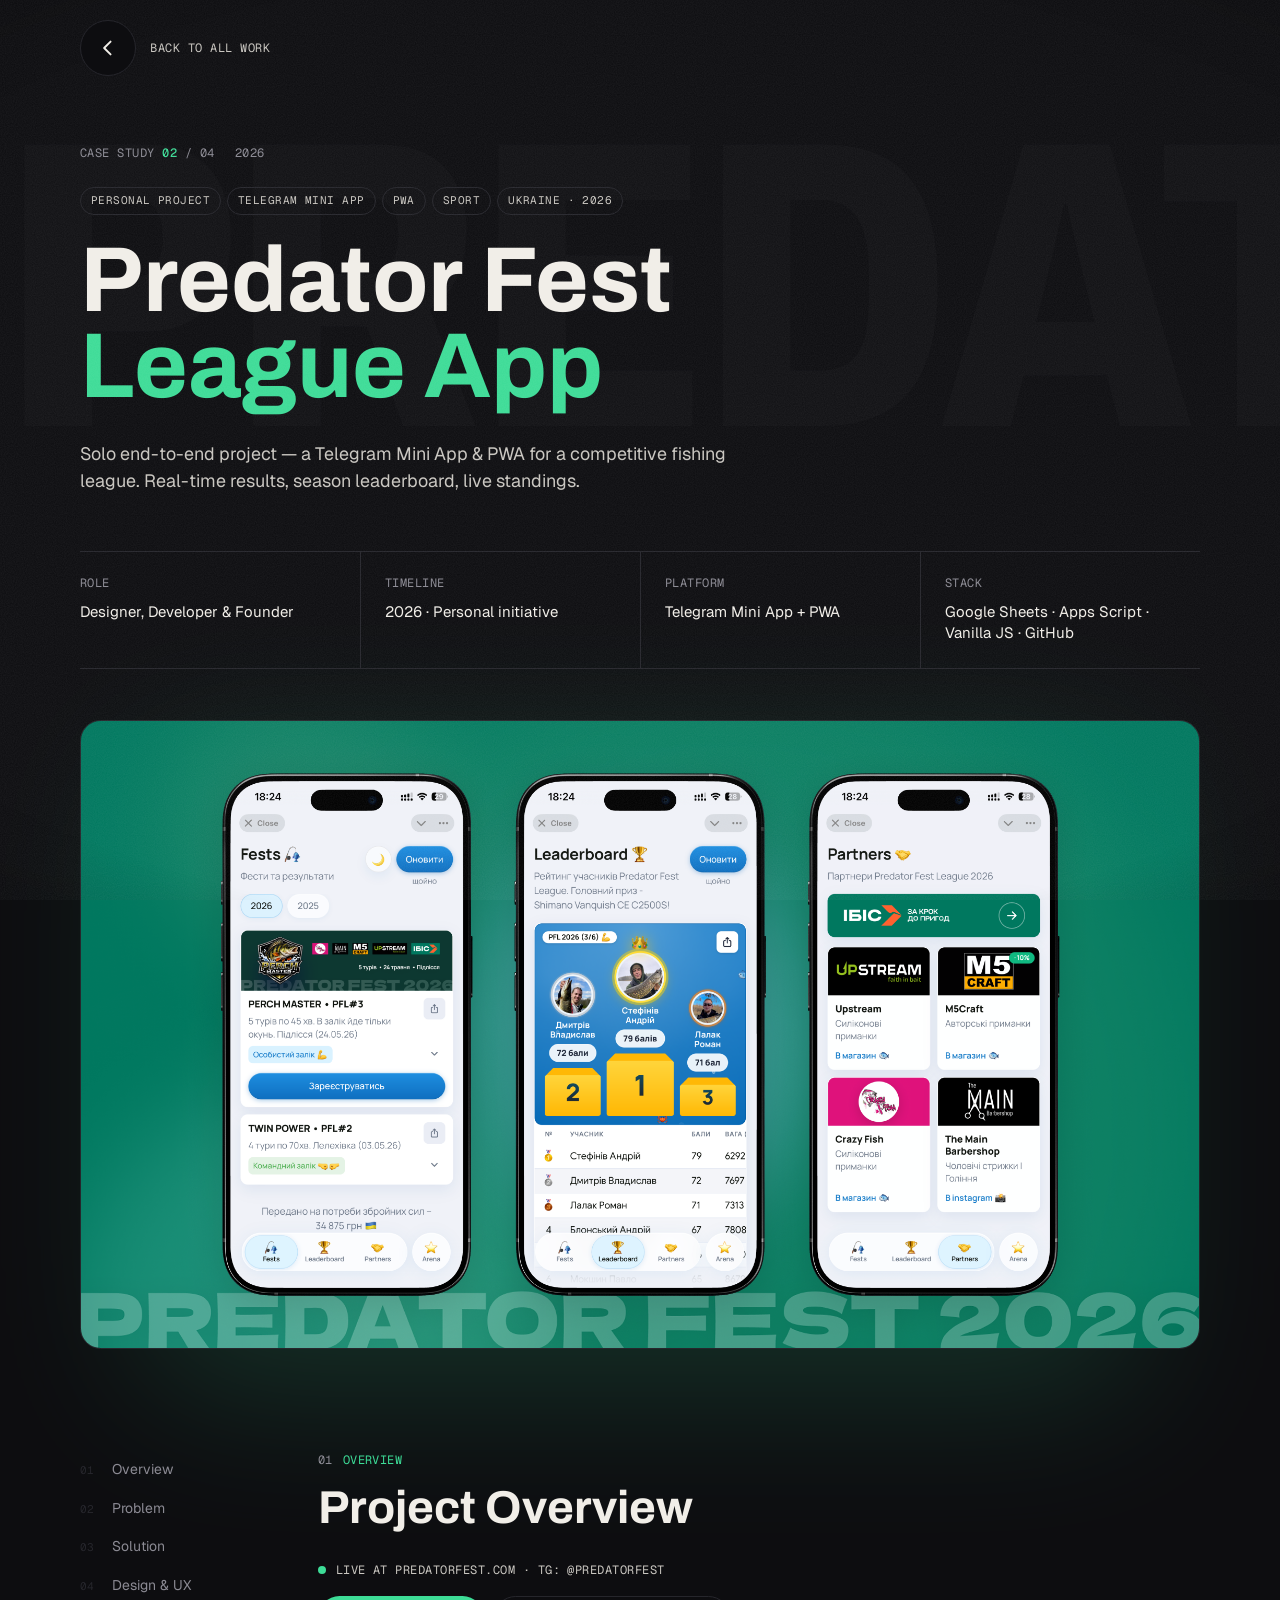
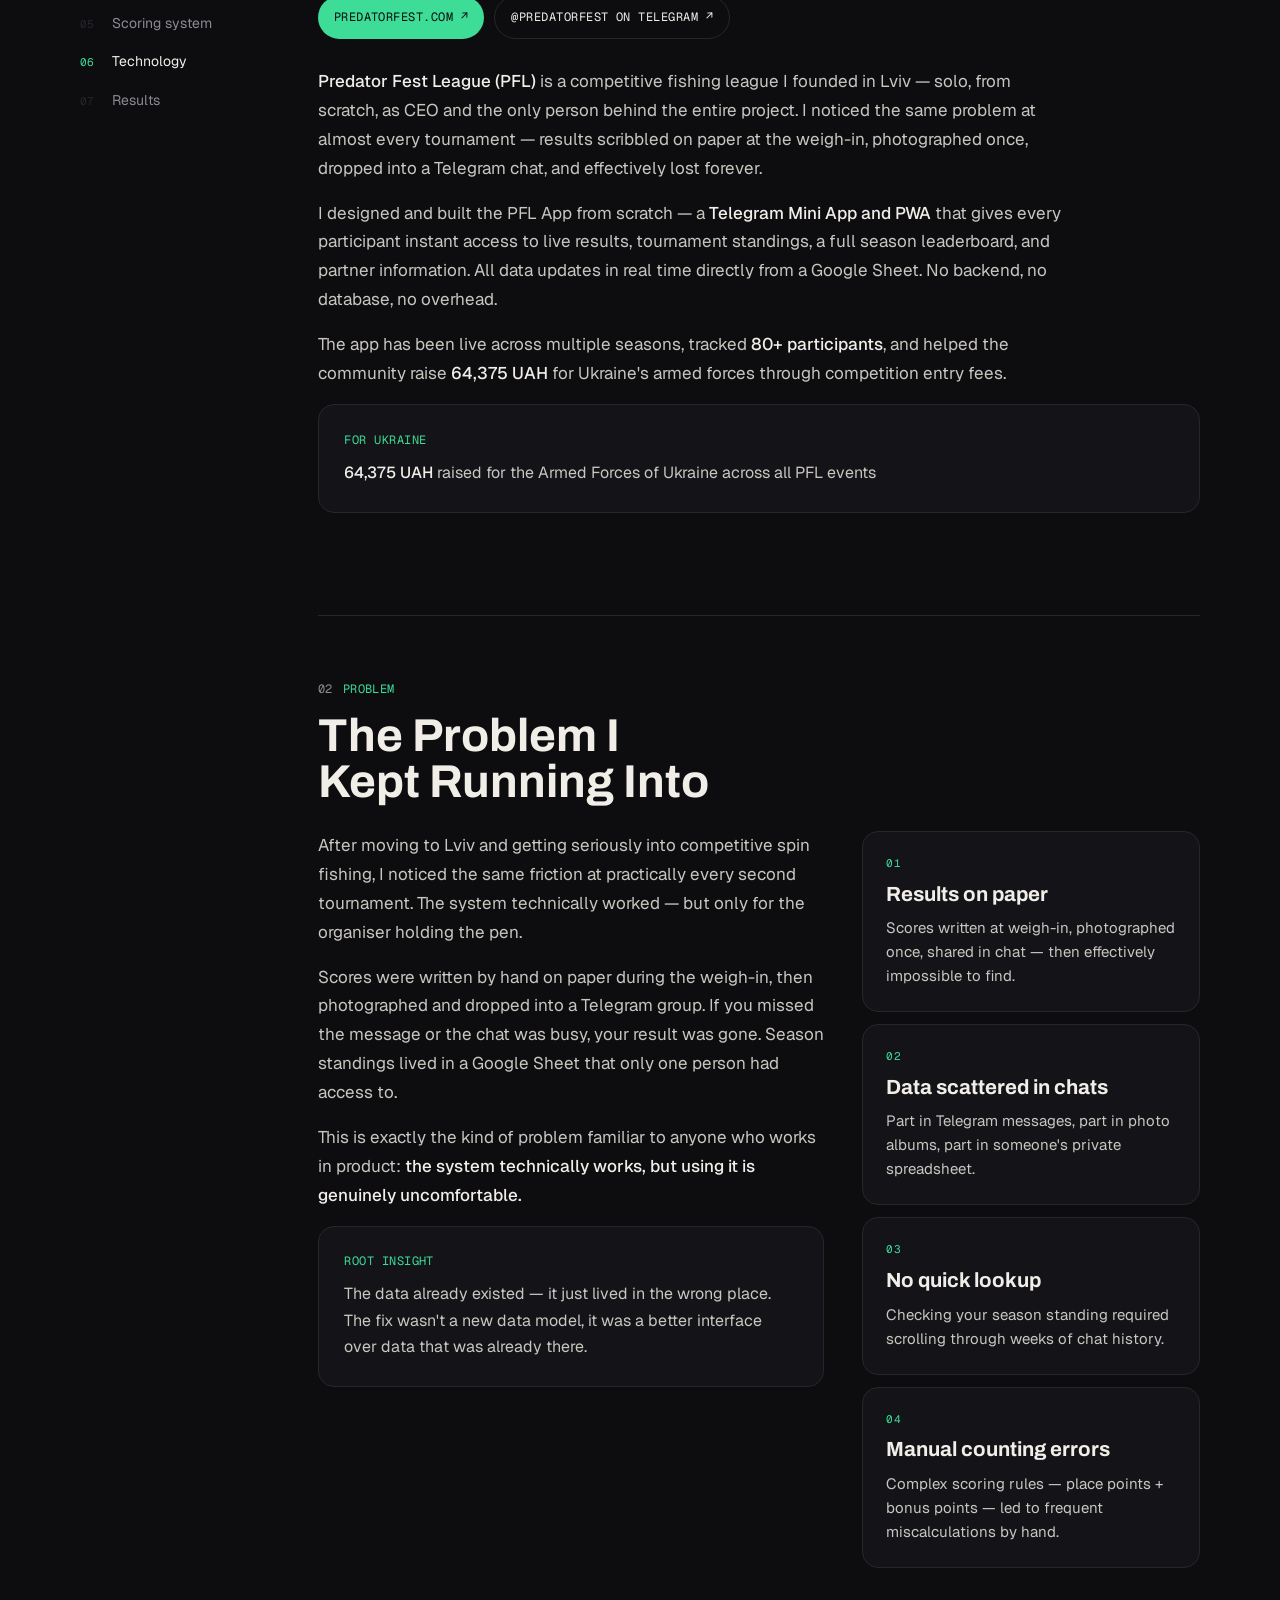
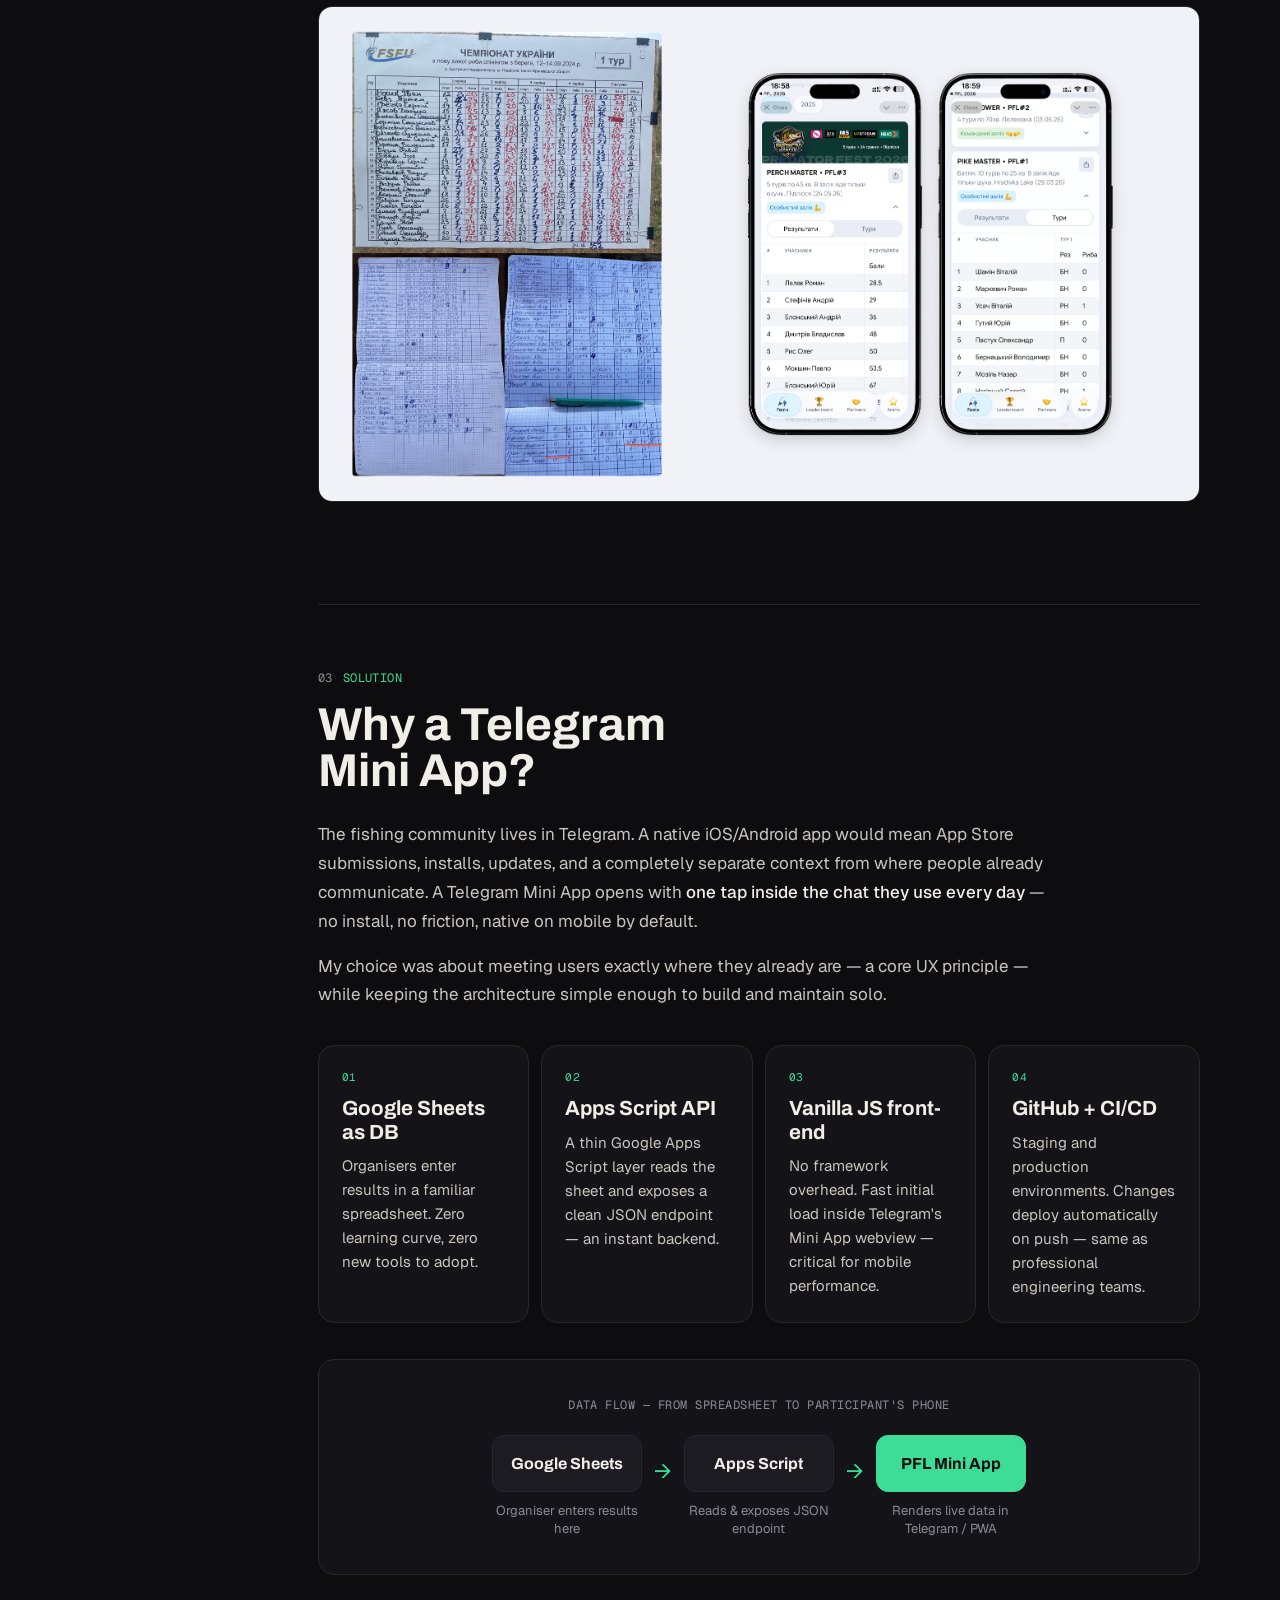
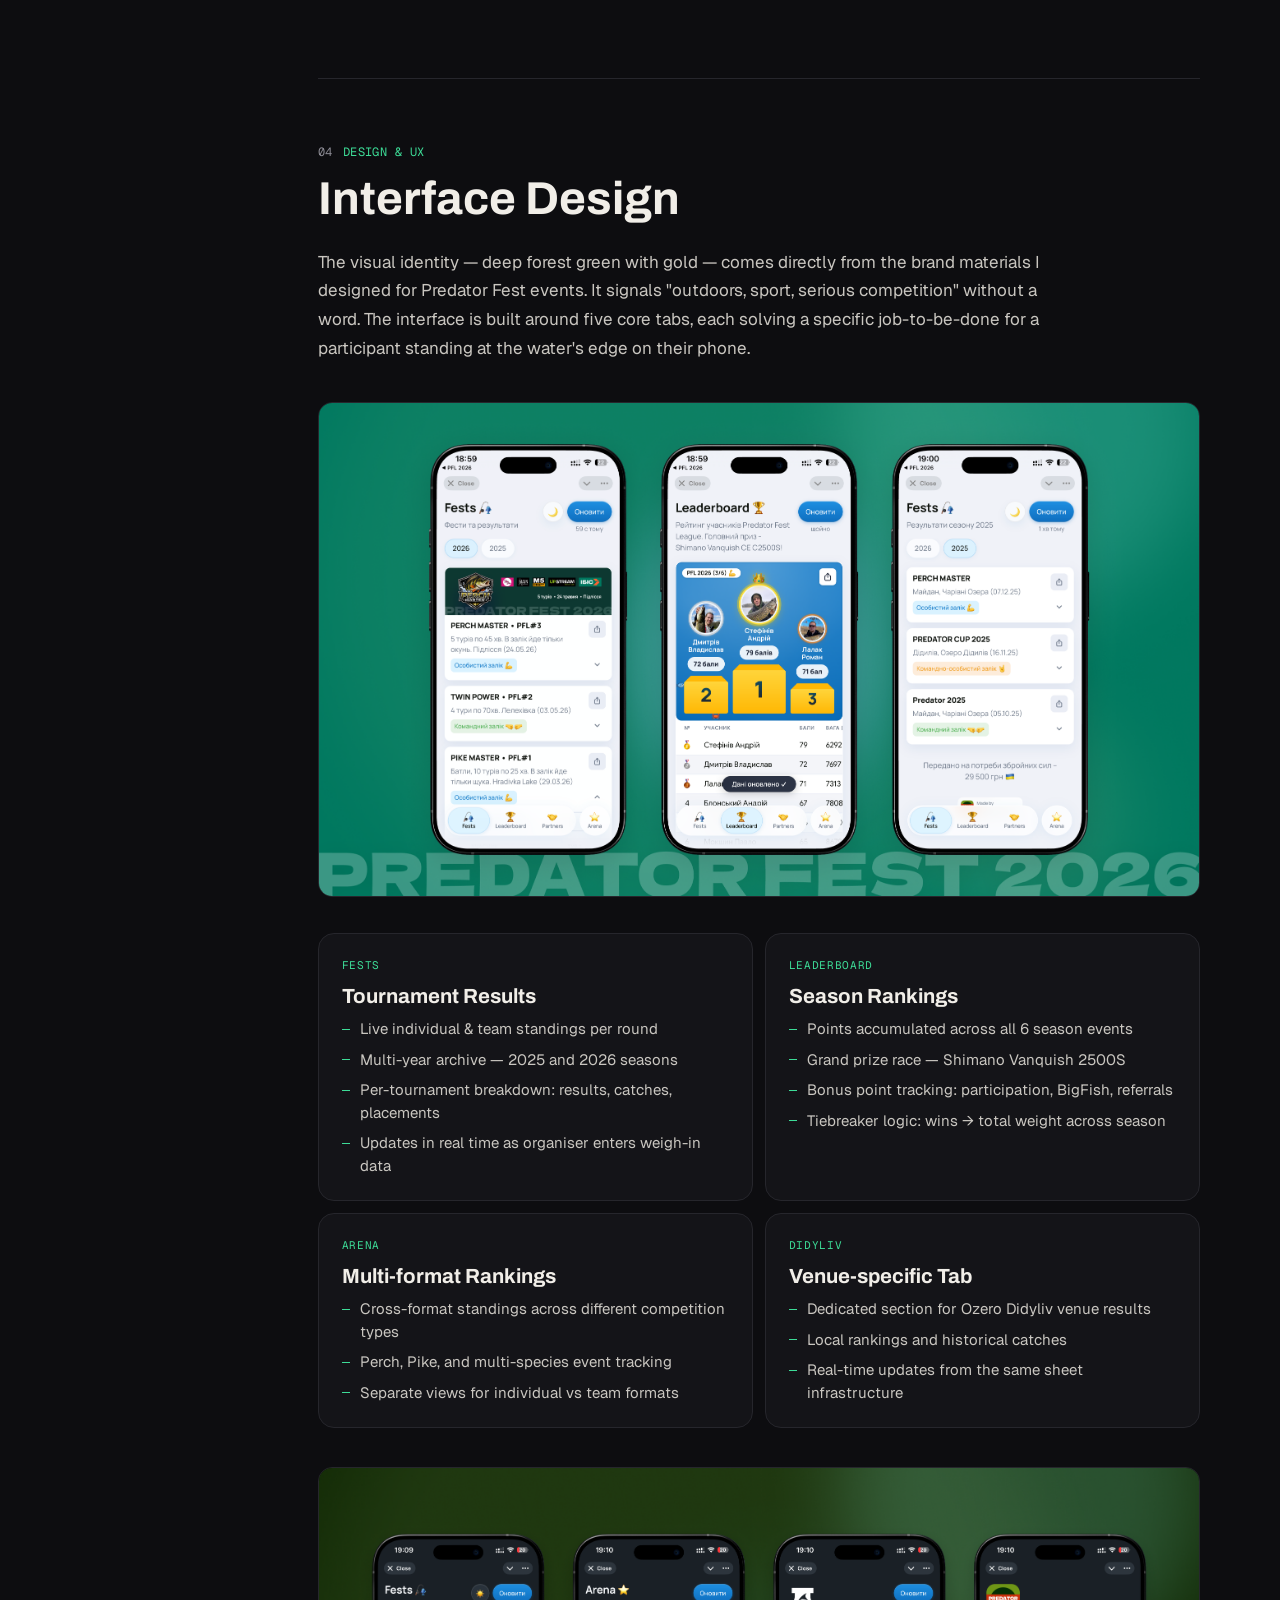
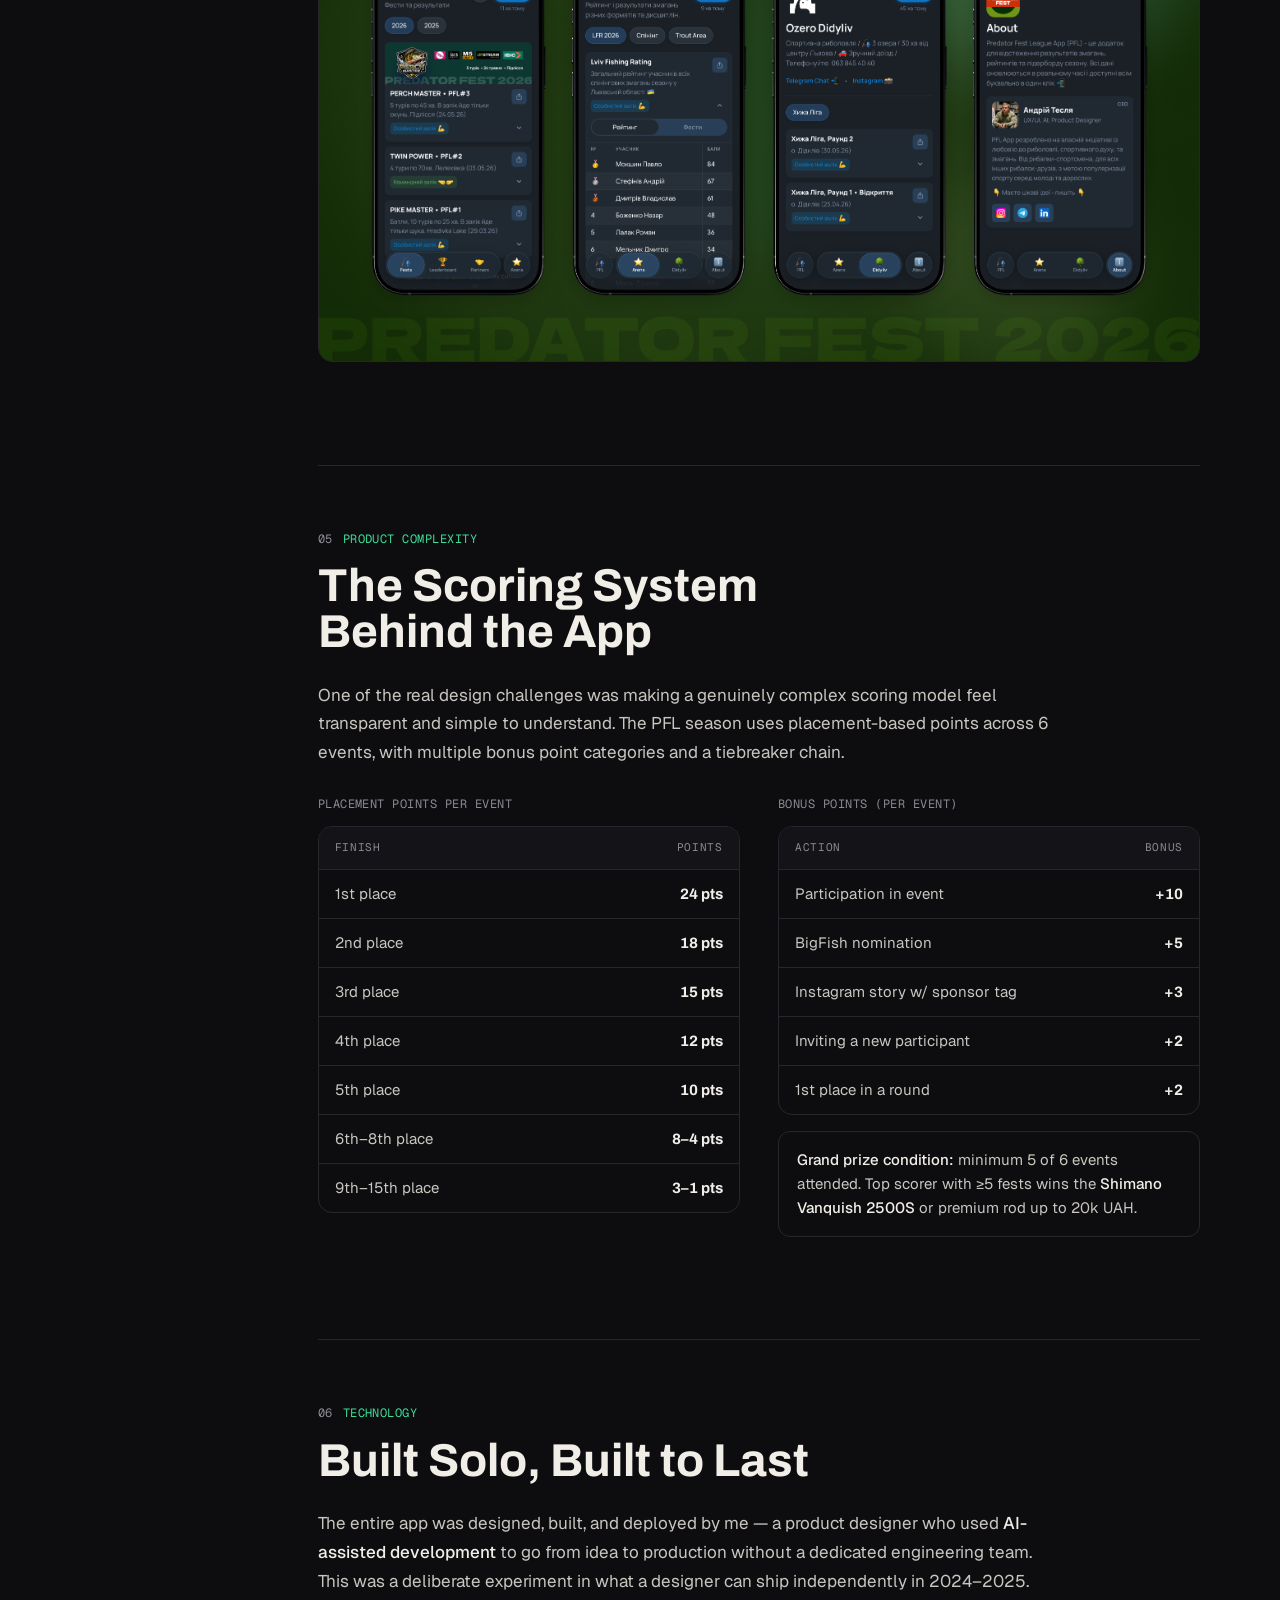
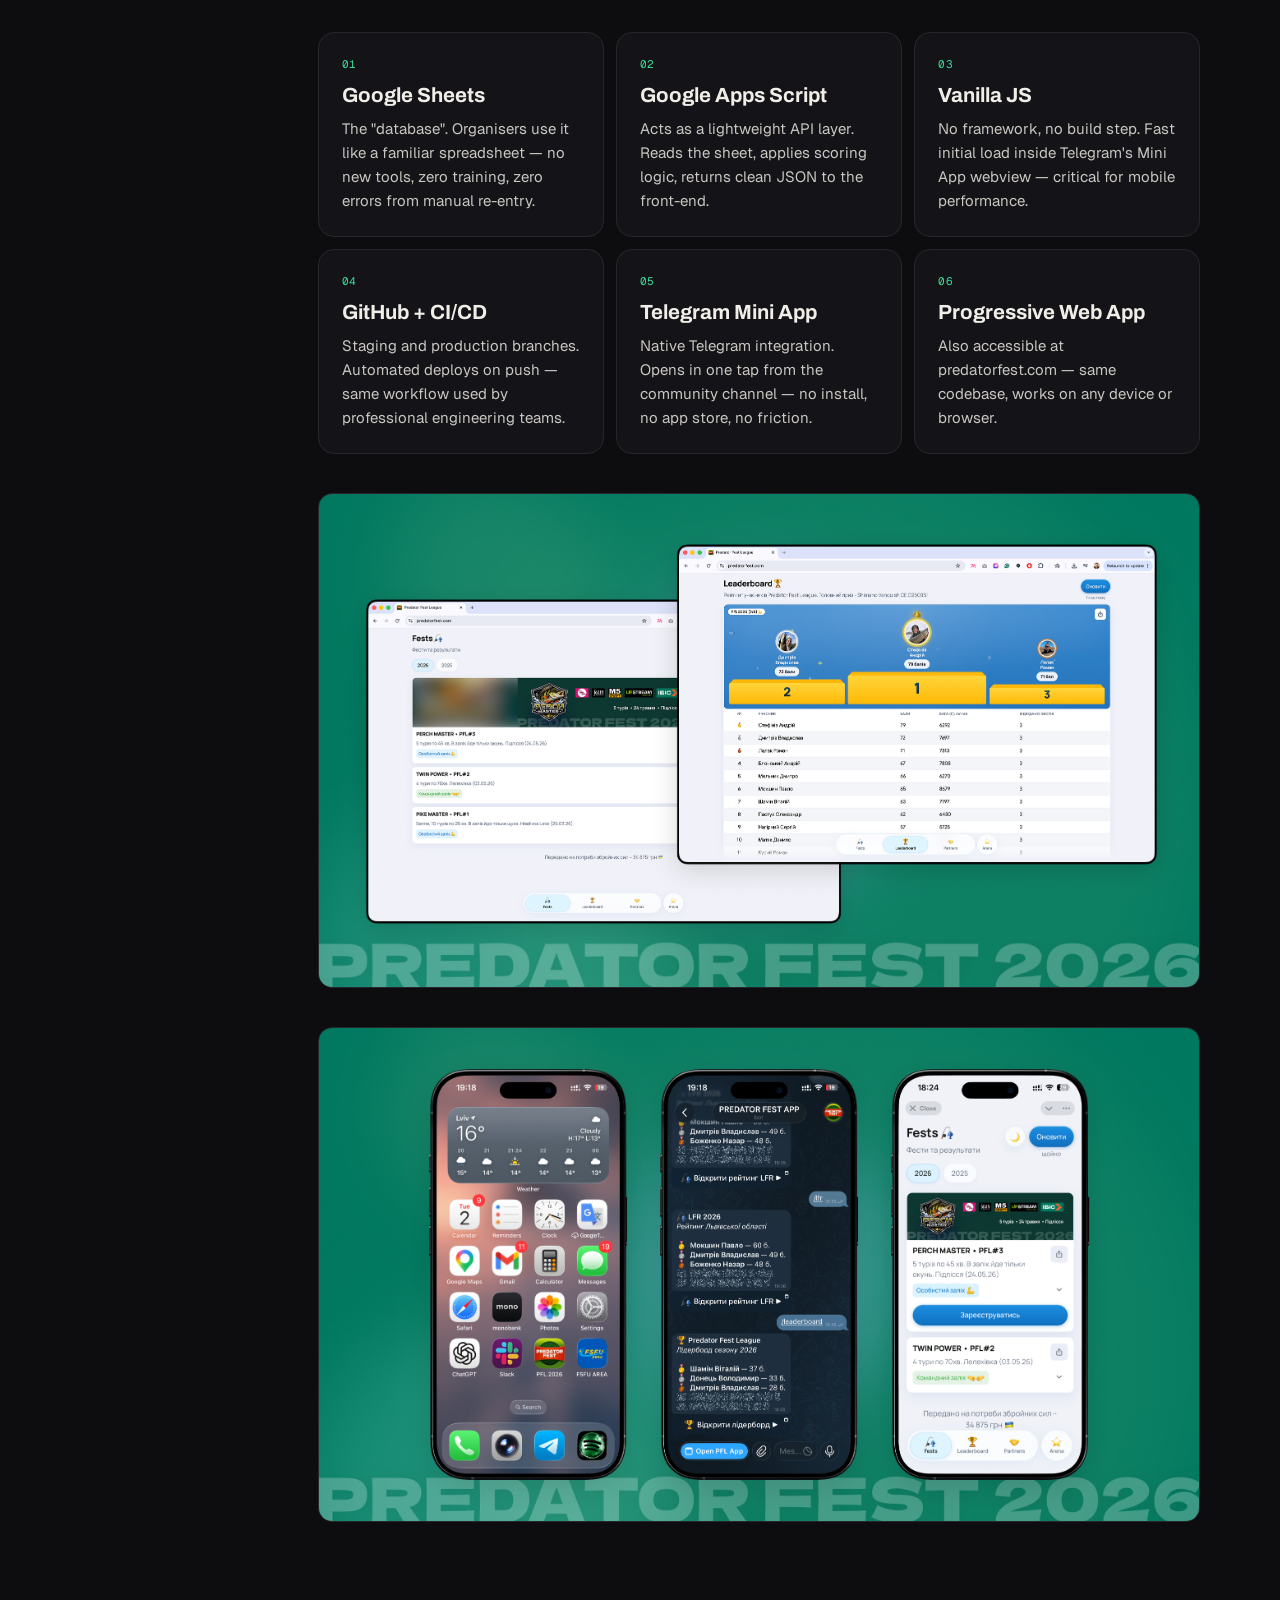
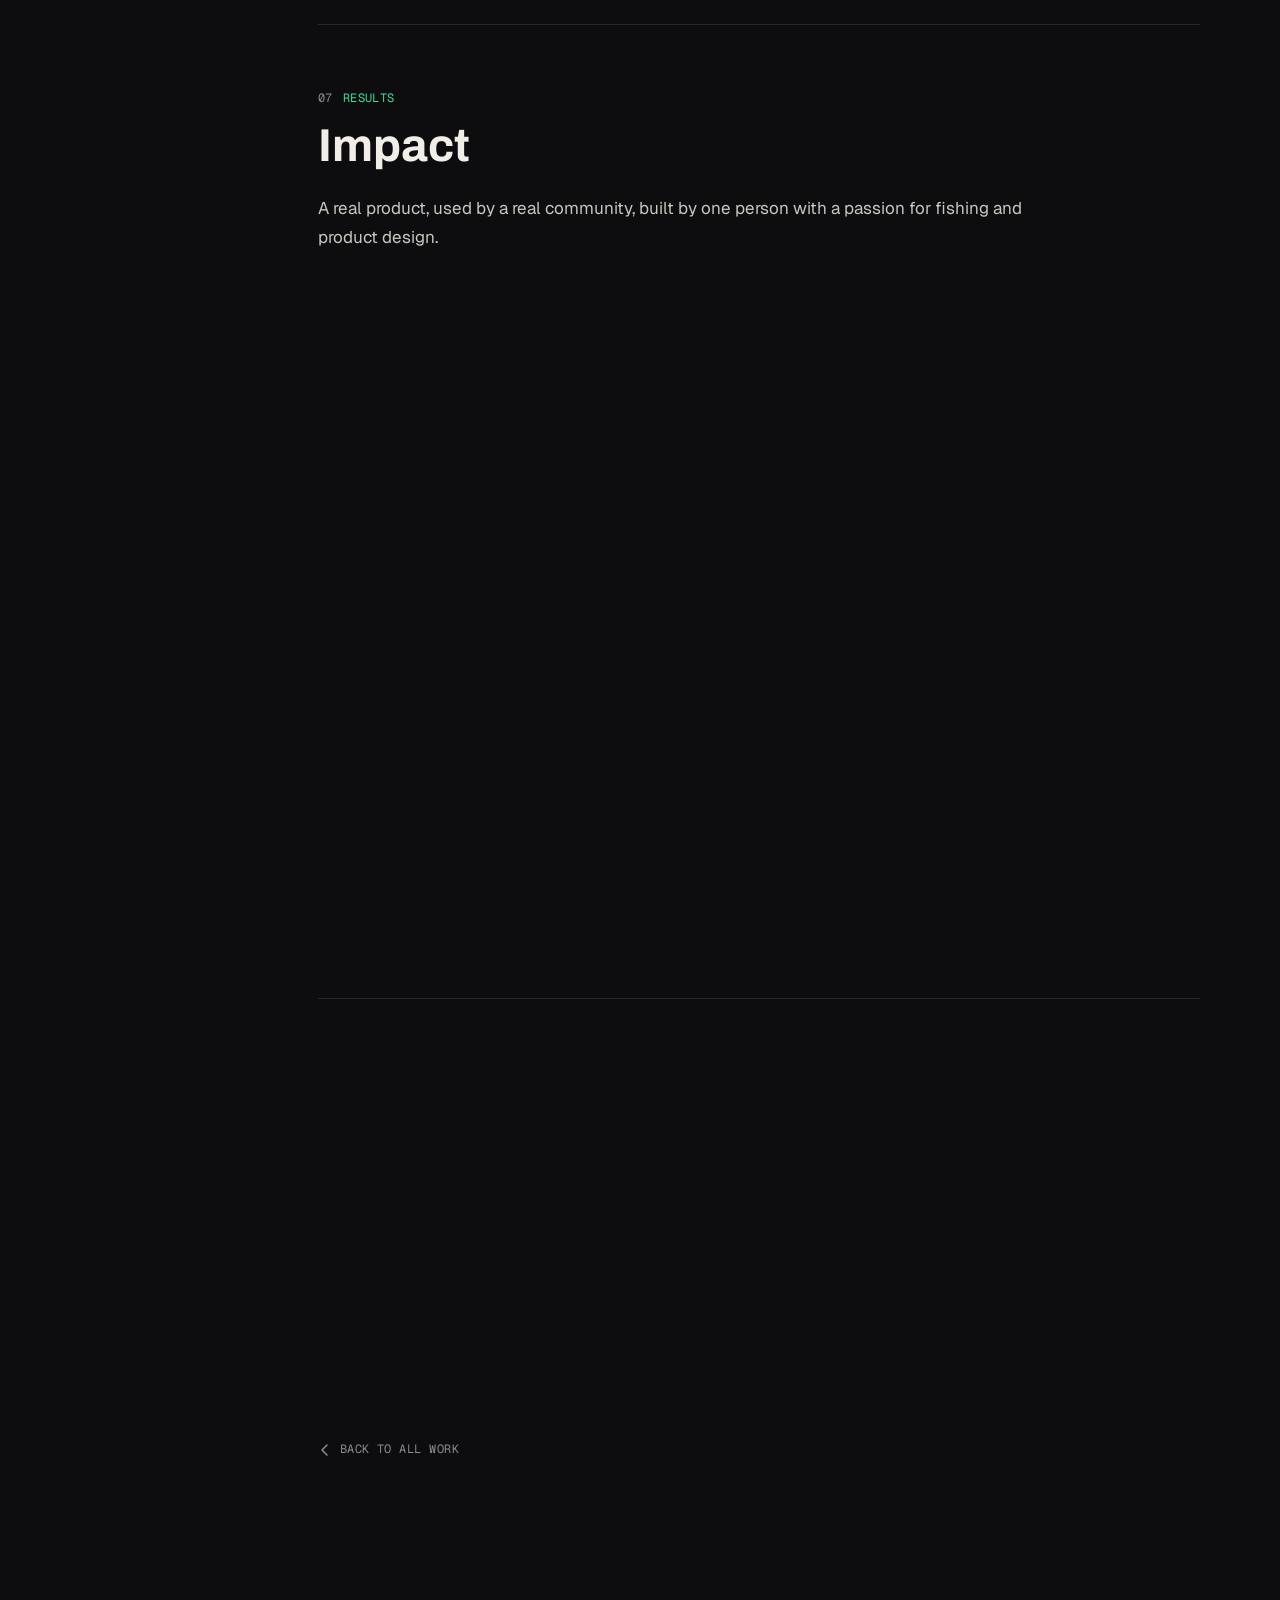
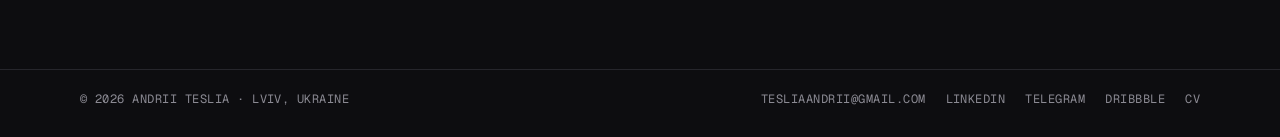
<file: predatorfest.html>
<!doctype html>
<html lang="en">
<head>
  <meta charset="utf-8">
  <meta name="viewport" content="width=device-width, initial-scale=1, viewport-fit=cover">
  <title>Predator Fest League App — Andrii Teslia</title>
  <meta name="description" content="Personal project — Telegram Mini App &amp; PWA for a competitive fishing league. Case study by Andrii Teslia.">
  <meta name="theme-color" content="#0D0D10">
  <meta property="og:type" content="article">
  <meta property="og:title" content="Predator Fest League App — Andrii Teslia">
  <meta property="og:description" content="Personal project — Telegram Mini App &amp; PWA for a competitive fishing league. Case study by Andrii Teslia.">
  <meta property="og:image" content="assets/img/pfl/hero-banner.png">
  <link rel="icon" type="image/png" href="favicon.png">
  <link rel="apple-touch-icon" href="favicon.png">
  <link rel="preconnect" href="https://fonts.googleapis.com">
  <link rel="preconnect" href="https://fonts.gstatic.com" crossorigin>
  <link rel="stylesheet" href="https://fonts.googleapis.com/css2?family=Archivo:wdth,wght@62..125,300..900&family=Geist:wght@300..700&family=Geist+Mono:wght@400;500&display=swap">
  <link rel="stylesheet" href="assets/css/case.css">
  <script>document.documentElement.classList.add('js')</script>
</head>
<body style="--c:#3DDC97">

<a class="hero-back" href="index.html#predatorfest" data-back aria-label="Back to all work"><span class="ico" aria-hidden="true"><svg width="18" height="18" viewBox="0 0 14 14" fill="none"><path d="M9 2L4 7l5 5" stroke="currentColor" stroke-width="1.5" stroke-linecap="round" stroke-linejoin="round"/></svg></span><span class="mono">Back to all work</span></a>
<div class="progress" aria-hidden="true"></div>

<main>
  <section class="hero">
    <div class="hero-ghost" aria-hidden="true">Predator Fest · Predator Fest · Predator Fest</div>
    <div class="wrap">
      <div class="hero-kicker mono mute"><span>Case study <b>02</b> / 04</span><span>2026</span></div>
      <div class="tags"><span>Personal Project</span><span>Telegram Mini App</span><span>PWA</span><span>Sport</span><span>Ukraine · 2026</span></div>
      <h1 class="case-title" data-words>Predator Fest<br><em>League App</em></h1>
      <p class="case-sub">Solo end-to-end project — a Telegram Mini App &amp; PWA for a competitive fishing league. Real-time results, season leaderboard, live standings.</p>
    </div>
  </section>

  <div class="wrap">
    <div class="meta"><div><span class="mono">Role</span><p>Designer, Developer &amp; Founder</p></div><div><span class="mono">Timeline</span><p>2026 · Personal initiative</p></div><div><span class="mono">Platform</span><p>Telegram Mini App + PWA</p></div><div><span class="mono">Stack</span><p>Google Sheets · Apps Script · Vanilla JS · GitHub</p></div></div>
    <div class="banner"><figure class="shot"><img src="assets/img/pfl/hero-banner.png" alt="Predator Fest League App — overview" fetchpriority="high" decoding="async"><figcaption>Predator Fest League App — overview</figcaption></figure></div>

    <div class="body">
      <ol class="toc" aria-label="Sections"><li><a href="#overview"><i>01</i>Overview</a></li><li><a href="#problem"><i>02</i>Problem</a></li><li><a href="#solution"><i>03</i>Solution</a></li><li><a href="#design"><i>04</i>Design & UX</a></li><li><a href="#scoring"><i>05</i>Scoring system</a></li><li><a href="#technology"><i>06</i>Technology</a></li><li><a href="#results"><i>07</i>Results</a></li></ol>
      <div class="content">
      <section class="sec" id="overview">
        <div class="sec-label mono up"><i>01</i>Overview</div>
        <h2 class="up">Project Overview</h2>
        <p class="live mono up"><i></i>Live at predatorfest.com · tg: @predatorfest</p><div class="btns up"><a class="btn" href="https://predatorfest.com" target="_blank" rel="noopener">predatorfest.com ↗</a><a class="btn ghost" href="https://t.me/predatorfestbot" target="_blank" rel="noopener">@predatorfest on Telegram ↗</a></div><p class="txt up"><strong>Predator Fest League (PFL)</strong> is a competitive fishing league I founded in Lviv — solo, from scratch, as CEO and the only person behind the entire project. I noticed the same problem at almost every tournament — results scribbled on paper at the weigh-in, photographed once, dropped into a Telegram chat, and effectively lost forever.</p><p class="txt up">I designed and built the PFL App from scratch — a <strong>Telegram Mini App and PWA</strong> that gives every participant instant access to live results, tournament standings, a full season leaderboard, and partner information. All data updates in real time directly from a Google Sheet. No backend, no database, no overhead.</p><p class="txt up">The app has been live across multiple seasons, tracked <strong>80+ participants</strong>, and helped the community raise <strong>64,375 UAH</strong> for Ukraine's armed forces through competition entry fees.</p><div class="callout up"><span class="mono">For Ukraine</span><p><strong>64,375 UAH</strong> raised for the Armed Forces of Ukraine across all PFL events</p></div>
      </section>
      <section class="sec" id="problem">
        <div class="sec-label mono up"><i>02</i>Problem</div>
        <h2 class="up">The Problem I Kept Running Into</h2>
        <div class="cols"><div><p class="txt up">After moving to Lviv and getting seriously into competitive spin fishing, I noticed the same friction at practically every second tournament. The system technically worked — but only for the organiser holding the pen.</p><p class="txt up">Scores were written by hand on paper during the weigh-in, then photographed and dropped into a Telegram group. If you missed the message or the chat was busy, your result was gone. Season standings lived in a Google Sheet that only one person had access to.</p><p class="txt up">This is exactly the kind of problem familiar to anyone who works in product: <strong>the system technically works, but using it is genuinely uncomfortable.</strong></p><div class="callout up"><span class="mono">Root insight</span><p>The data already existed — it just lived in the wrong place. The fix wasn't a new data model, it was a better interface over data that was already there.</p></div></div><div><div class="cards stack" style="grid-template-columns:1fr;margin-top:0"><div class="card up" style="--d:0"><span class="n">01</span><h3>Results on paper</h3><p>Scores written at weigh-in, photographed once, shared in chat — then effectively impossible to find.</p></div><div class="card up" style="--d:1"><span class="n">02</span><h3>Data scattered in chats</h3><p>Part in Telegram messages, part in photo albums, part in someone's private spreadsheet.</p></div><div class="card up" style="--d:2"><span class="n">03</span><h3>No quick lookup</h3><p>Checking your season standing required scrolling through weeks of chat history.</p></div><div class="card up" style="--d:3"><span class="n">04</span><h3>Manual counting errors</h3><p>Complex scoring rules — place points + bonus points — led to frequent miscalculations by hand.</p></div></div></div></div><figure class="shot up"><img src="assets/img/pfl/problem-before.png" alt="Before — paper results and Telegram chat" loading="lazy" decoding="async"><figcaption>Before — paper results and Telegram chat</figcaption></figure>
      </section>
      <section class="sec" id="solution">
        <div class="sec-label mono up"><i>03</i>Solution</div>
        <h2 class="up">Why a Telegram Mini App?</h2>
        <p class="txt up">The fishing community lives in Telegram. A native iOS/Android app would mean App Store submissions, installs, updates, and a completely separate context from where people already communicate. A Telegram Mini App opens with <strong>one tap inside the chat they use every day</strong> — no install, no friction, native on mobile by default.</p><p class="txt up">My choice was about meeting users exactly where they already are — a core UX principle — while keeping the architecture simple enough to build and maintain solo.</p><div class="cards four"><div class="card up" style="--d:0"><span class="n">01</span><h3>Google Sheets as DB</h3><p>Organisers enter results in a familiar spreadsheet. Zero learning curve, zero new tools to adopt.</p></div><div class="card up" style="--d:1"><span class="n">02</span><h3>Apps Script API</h3><p>A thin Google Apps Script layer reads the sheet and exposes a clean JSON endpoint — an instant backend.</p></div><div class="card up" style="--d:2"><span class="n">03</span><h3>Vanilla JS front-end</h3><p>No framework overhead. Fast initial load inside Telegram's Mini App webview — critical for mobile performance.</p></div><div class="card up" style="--d:3"><span class="n">04</span><h3>GitHub + CI/CD</h3><p>Staging and production environments. Changes deploy automatically on push — same as professional engineering teams.</p></div></div><div class="flow up"><span class="flow-cap mono">Data flow — from spreadsheet to participant's phone</span><div class="flow-node"><div class="flow-box">Google Sheets</div><small>Organiser enters results here</small></div><span class="flow-arrow" aria-hidden="true">→</span><div class="flow-node"><div class="flow-box">Apps Script</div><small>Reads &amp; exposes JSON endpoint</small></div><span class="flow-arrow" aria-hidden="true">→</span><div class="flow-node"><div class="flow-box">PFL Mini App</div><small>Renders live data in Telegram / PWA</small></div></div>
      </section>
      <section class="sec" id="design">
        <div class="sec-label mono up"><i>04</i>Design &amp; UX</div>
        <h2 class="up">Interface Design</h2>
        <p class="txt up">The visual identity — deep forest green with gold — comes directly from the brand materials I designed for Predator Fest events. It signals "outdoors, sport, serious competition" without a word. The interface is built around five core tabs, each solving a specific job-to-be-done for a participant standing at the water's edge on their phone.</p><figure class="shot up"><img src="assets/img/pfl/fests-screens.png" alt="PFL App — Fests and Leaderboard screens" loading="lazy" decoding="async"><figcaption>PFL App — Fests and Leaderboard screens</figcaption></figure><div class="cards two"><div class="card up" style="--d:0"><span class="n">Fests</span><h3>Tournament Results</h3><ul><li>Live individual &amp; team standings per round</li><li>Multi-year archive — 2025 and 2026 seasons</li><li>Per-tournament breakdown: results, catches, placements</li><li>Updates in real time as organiser enters weigh-in data</li></ul></div><div class="card up" style="--d:1"><span class="n">Leaderboard</span><h3>Season Rankings</h3><ul><li>Points accumulated across all 6 season events</li><li>Grand prize race — Shimano Vanquish 2500S</li><li>Bonus point tracking: participation, BigFish, referrals</li><li>Tiebreaker logic: wins → total weight across season</li></ul></div><div class="card up" style="--d:2"><span class="n">Arena</span><h3>Multi-format Rankings</h3><ul><li>Cross-format standings across different competition types</li><li>Perch, Pike, and multi-species event tracking</li><li>Separate views for individual vs team formats</li></ul></div><div class="card up" style="--d:3"><span class="n">Didyliv</span><h3>Venue-specific Tab</h3><ul><li>Dedicated section for Ozero Didyliv venue results</li><li>Local rankings and historical catches</li><li>Real-time updates from the same sheet infrastructure</li></ul></div></div><figure class="shot up"><img src="assets/img/pfl/tabs.png" alt="PFL App — all tabs" loading="lazy" decoding="async"><figcaption>PFL App — all tabs</figcaption></figure>
      </section>
      <section class="sec" id="scoring">
        <div class="sec-label mono up"><i>05</i>Product Complexity</div>
        <h2 class="up">The Scoring System Behind the App</h2>
        <p class="txt up">One of the real design challenges was making a genuinely complex scoring model feel transparent and simple to understand. The PFL season uses placement-based points across 6 events, with multiple bonus point categories and a tiebreaker chain.</p><div class="cols even" style="margin-top:28px"><div class="up"><span class="table-h mono">Placement points per event</span><div class="table"><div class="tr"><span>Finish</span><span>Points</span></div><div class="tr"><span>1st place</span><b>24 pts</b></div><div class="tr"><span>2nd place</span><b>18 pts</b></div><div class="tr"><span>3rd place</span><b>15 pts</b></div><div class="tr"><span>4th place</span><b>12 pts</b></div><div class="tr"><span>5th place</span><b>10 pts</b></div><div class="tr"><span>6th–8th place</span><b>8–4 pts</b></div><div class="tr"><span>9th–15th place</span><b>3–1 pts</b></div></div></div><div class="up"><span class="table-h mono">Bonus points (per event)</span><div class="table"><div class="tr"><span>Action</span><span>Bonus</span></div><div class="tr"><span>Participation in event</span><b>+10</b></div><div class="tr"><span>BigFish nomination</span><b>+5</b></div><div class="tr"><span>Instagram story w/ sponsor tag</span><b>+3</b></div><div class="tr"><span>Inviting a new participant</span><b>+2</b></div><div class="tr"><span>1st place in a round</span><b>+2</b></div></div><div class="note"><strong>Grand prize condition:</strong> minimum 5 of 6 events attended. Top scorer with ≥5 fests wins the <strong>Shimano Vanquish 2500S</strong> or premium rod up to 20k UAH.</div></div></div>
      </section>
      <section class="sec" id="technology">
        <div class="sec-label mono up"><i>06</i>Technology</div>
        <h2 class="up">Built Solo, Built to Last</h2>
        <p class="txt up">The entire app was designed, built, and deployed by me — a product designer who used <strong>AI-assisted development</strong> to go from idea to production without a dedicated engineering team. This was a deliberate experiment in what a designer can ship independently in 2024–2025.</p><div class="cards "><div class="card up" style="--d:0"><span class="n">01</span><h3>Google Sheets</h3><p>The "database". Organisers use it like a familiar spreadsheet — no new tools, zero training, zero errors from manual re-entry.</p></div><div class="card up" style="--d:1"><span class="n">02</span><h3>Google Apps Script</h3><p>Acts as a lightweight API layer. Reads the sheet, applies scoring logic, returns clean JSON to the front-end.</p></div><div class="card up" style="--d:2"><span class="n">03</span><h3>Vanilla JS</h3><p>No framework, no build step. Fast initial load inside Telegram's Mini App webview — critical for mobile performance.</p></div><div class="card up" style="--d:3"><span class="n">04</span><h3>GitHub + CI/CD</h3><p>Staging and production branches. Automated deploys on push — same workflow used by professional engineering teams.</p></div><div class="card up" style="--d:0"><span class="n">05</span><h3>Telegram Mini App</h3><p>Native Telegram integration. Opens in one tap from the community channel — no install, no app store, no friction.</p></div><div class="card up" style="--d:1"><span class="n">06</span><h3>Progressive Web App</h3><p>Also accessible at predatorfest.com — same codebase, works on any device or browser.</p></div></div><figure class="shot up"><img src="assets/img/pfl/screens-web-desktop.png" alt="PFL — web desktop view" loading="lazy" decoding="async"><figcaption>PFL — web desktop view</figcaption></figure><figure class="shot up"><img src="assets/img/pfl/screens-tg-mini-app.png" alt="PFL — Telegram Mini App" loading="lazy" decoding="async"><figcaption>PFL — Telegram Mini App</figcaption></figure>
      </section>
      <section class="sec" id="results">
        <div class="sec-label mono up"><i>07</i>Results</div>
        <h2 class="up">Impact</h2>
        <p class="txt up">A real product, used by a real community, built by one person with a passion for fishing and product design.</p><div class="results"><div class="result up" style="--d:0"><b>80+</b><p>Participants tracked across tournaments in the 2025–2026 seasons.</p><small>Growing community · Lviv &amp; region</small></div><div class="result up" style="--d:1"><b>64k UAH</b><p>Raised for Ukraine's Armed Forces from competition entry fees across all events.</p><small>Sport with a purpose</small></div><div class="result up" style="--d:2"><b>1 tap</b><p>That's all it takes to check live results during a tournament — from any device, any time.</p><small>vs. digging through chat history before</small></div></div><blockquote class="quote up"><p>What this project actually proves: <em>a designer can ship.</em></p><ul><li>Identified a real problem from personal experience — then built the solution end-to-end</li><li>Designed the full product: IA, visual identity, UI system, event brand materials — all consistent</li><li>Shipped a working Telegram Mini App + PWA using AI-assisted development</li><li>Maintained staging / production CI/CD — same workflow as professional engineering teams</li><li>Iterated based on real feedback from an active community across multiple seasons</li></ul></blockquote>
      </section>

        <section class="sec" aria-label="Next project">
          <p class="mono mute up">Next project</p>
          <a class="next up" href="rentflow.html" style="--n:#FFB020">
            <span class="mono">03 / 04</span>
            <strong>RentFlow</strong>
            <span class="meta-n">PropTech · Fintech · Web · 2023</span>
            <span class="next-arrow" aria-hidden="true"><svg width="22" height="22" viewBox="0 0 15 15" fill="none"><path d="M3 7.5h9M8.5 3.5l4 4-4 4" stroke="currentColor" stroke-width="1.5" stroke-linecap="round" stroke-linejoin="round"/></svg></span>
          </a>
          <a class="back mono" href="index.html#predatorfest"><svg width="14" height="14" viewBox="0 0 14 14" fill="none" aria-hidden="true"><path d="M9 2L4 7l5 5" stroke="currentColor" stroke-width="1.5" stroke-linecap="round" stroke-linejoin="round"/></svg>Back to all work</a>
        </section>
      </div>
    </div>
  </div>
</main>

<footer class="foot">
  <div class="wrap mono">
    <span class="mute">© 2026 Andrii Teslia · Lviv, Ukraine</span>
    <nav aria-label="Contact">
      <a href="mailto:tesliaandrii@gmail.com">tesliaandrii@gmail.com</a>
      <a href="https://www.linkedin.com/in/andriiteslia/" target="_blank" rel="noopener">LinkedIn</a>
      <a href="https://t.me/andriiteslia" target="_blank" rel="noopener">Telegram</a>
      <a href="https://dribbble.com/andriiteslia" target="_blank" rel="noopener">Dribbble</a>
      <a href="assets/cv/andrii-teslia-cv.pdf" target="_blank" rel="noopener">CV</a>
    </nav>
  </div>
</footer>

<div class="fx vig" aria-hidden="true"></div><div class="fx grain" aria-hidden="true"></div>
<div class="cur" aria-hidden="true"><span></span></div>
<script src="assets/js/case.js"></script>
</body>
</html>
</file>
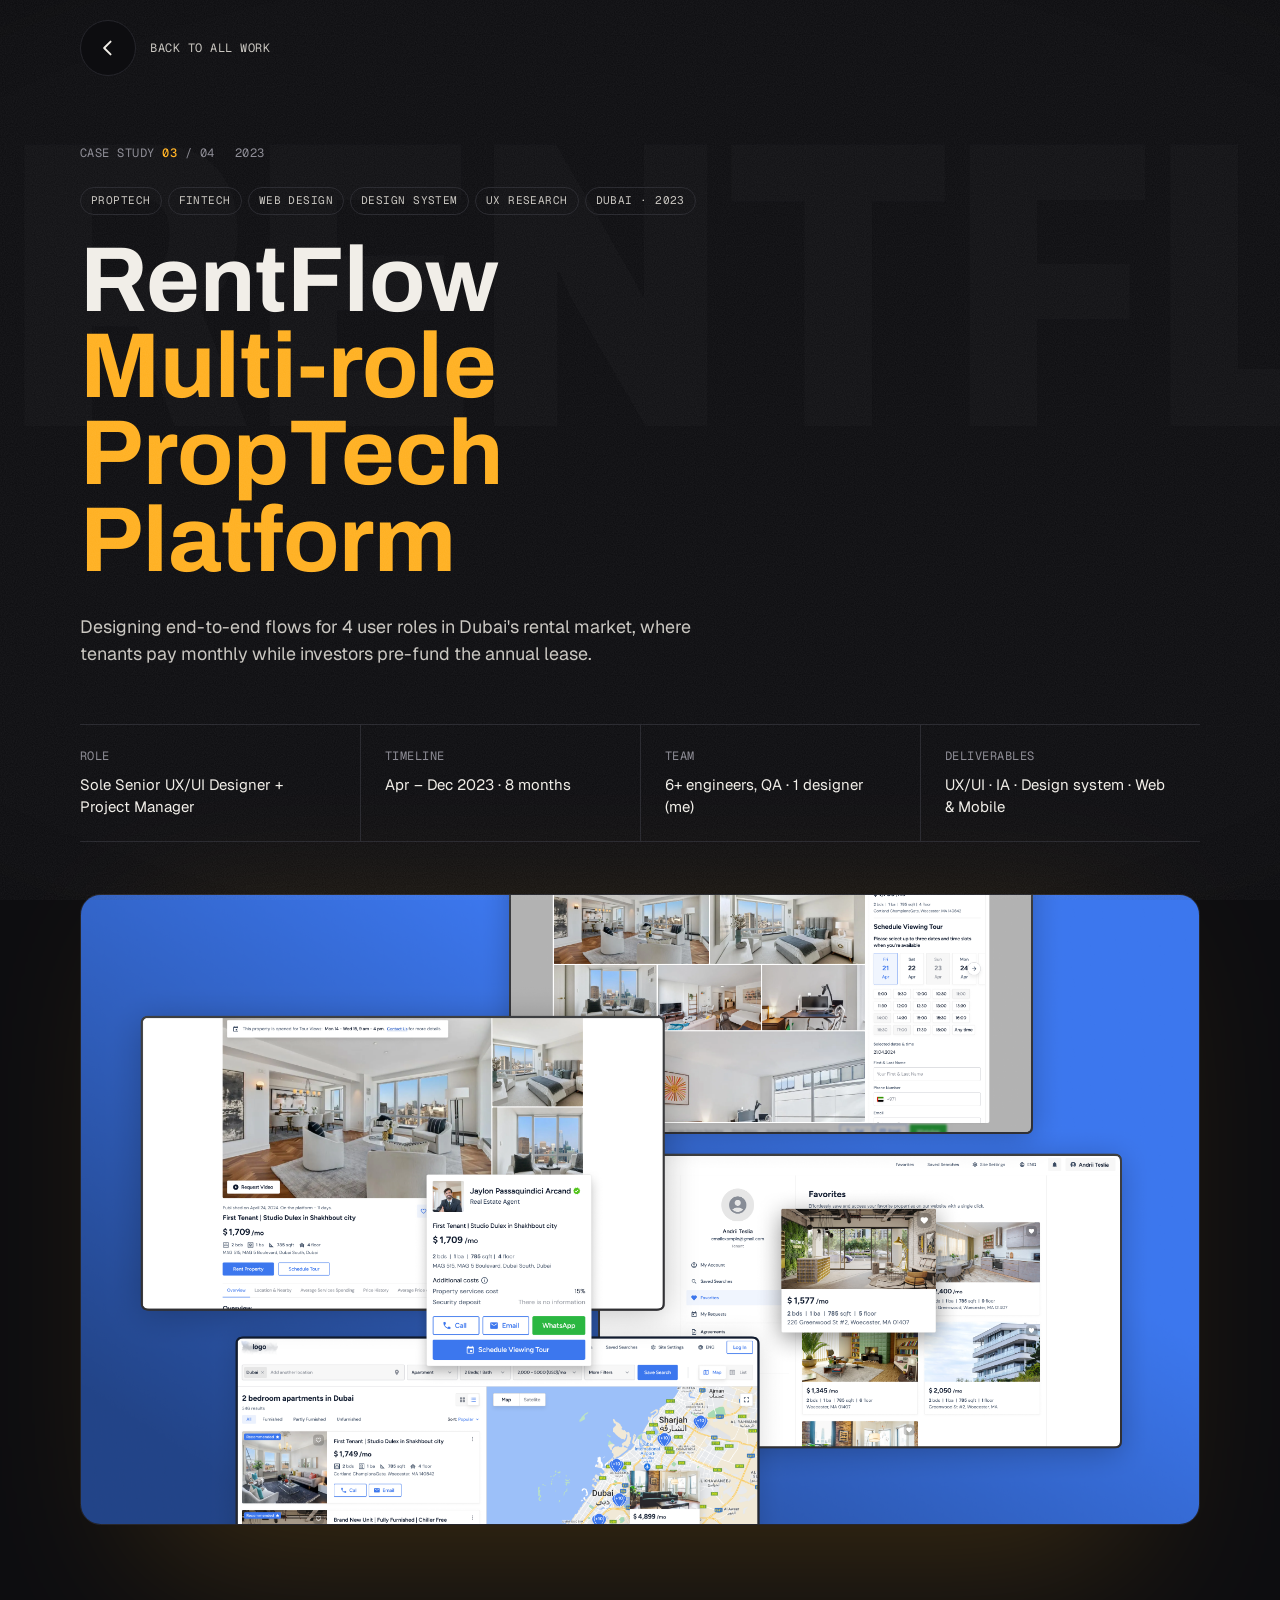
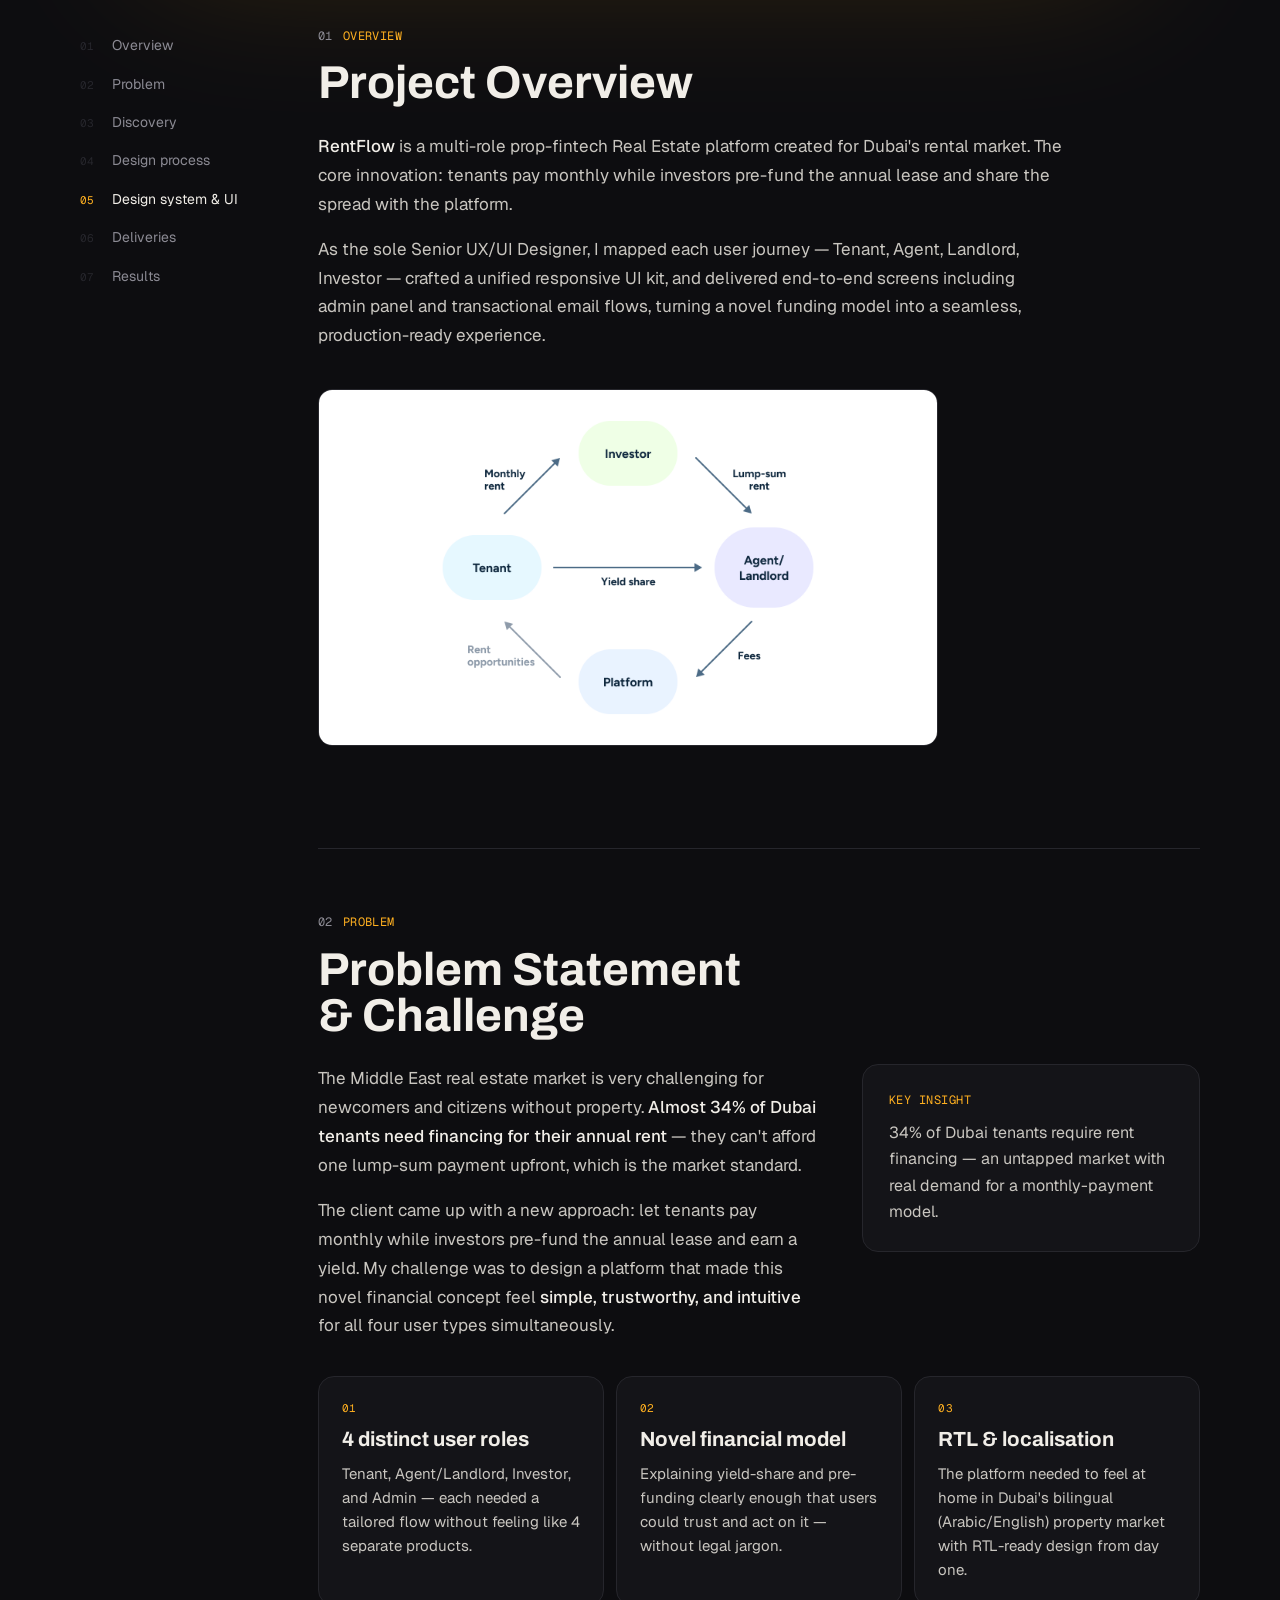
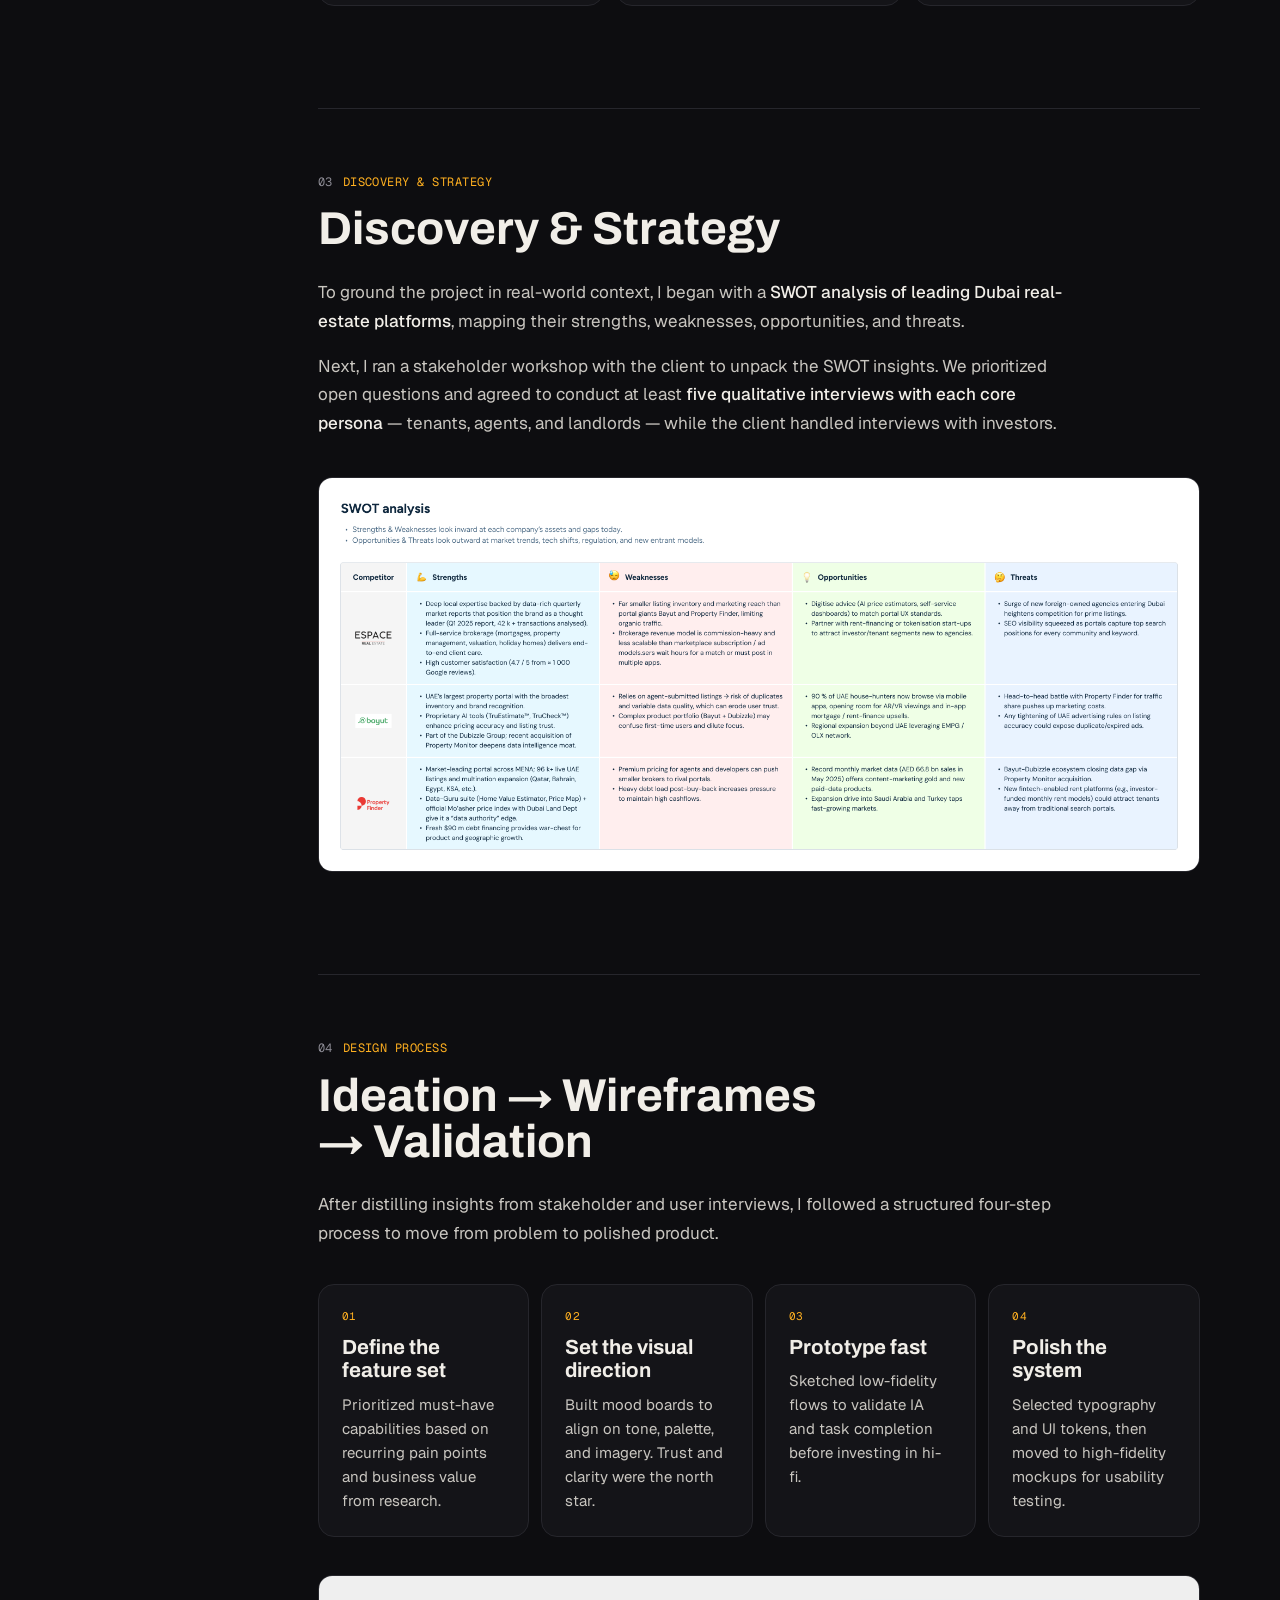
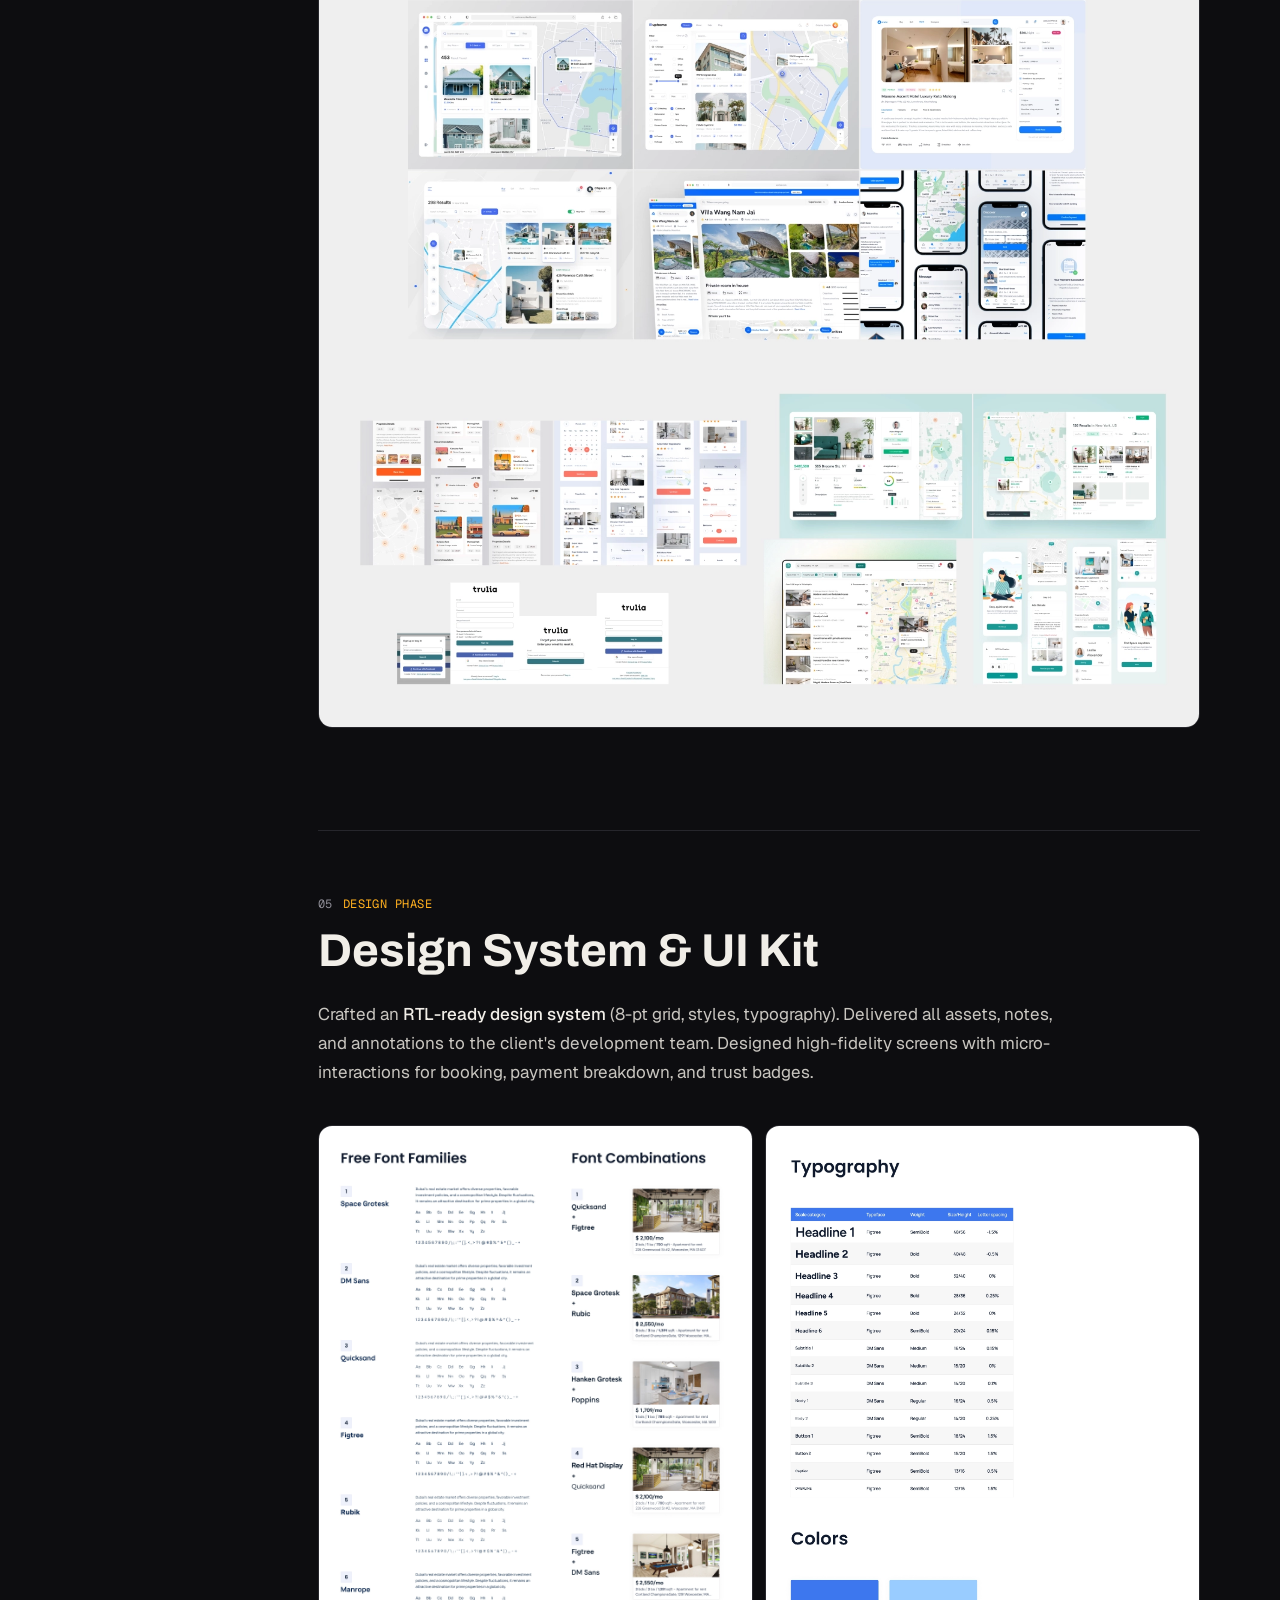
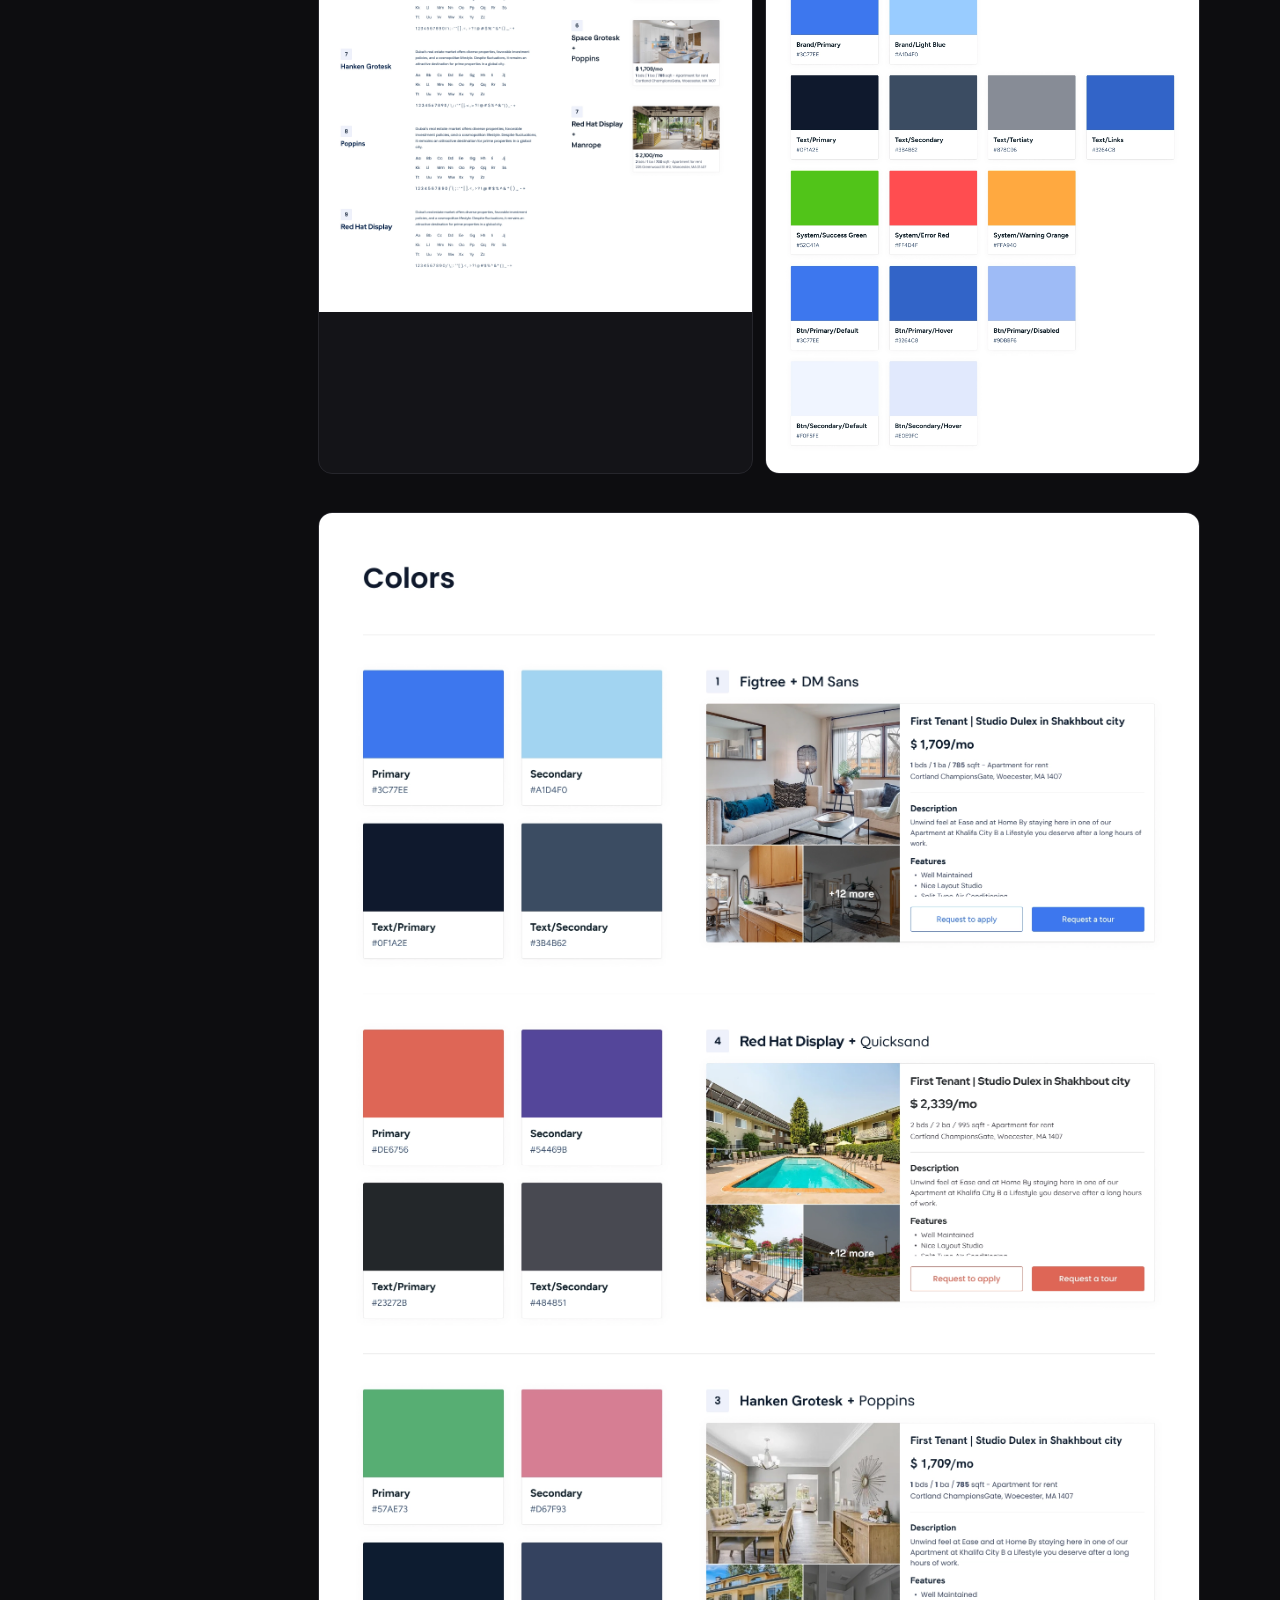
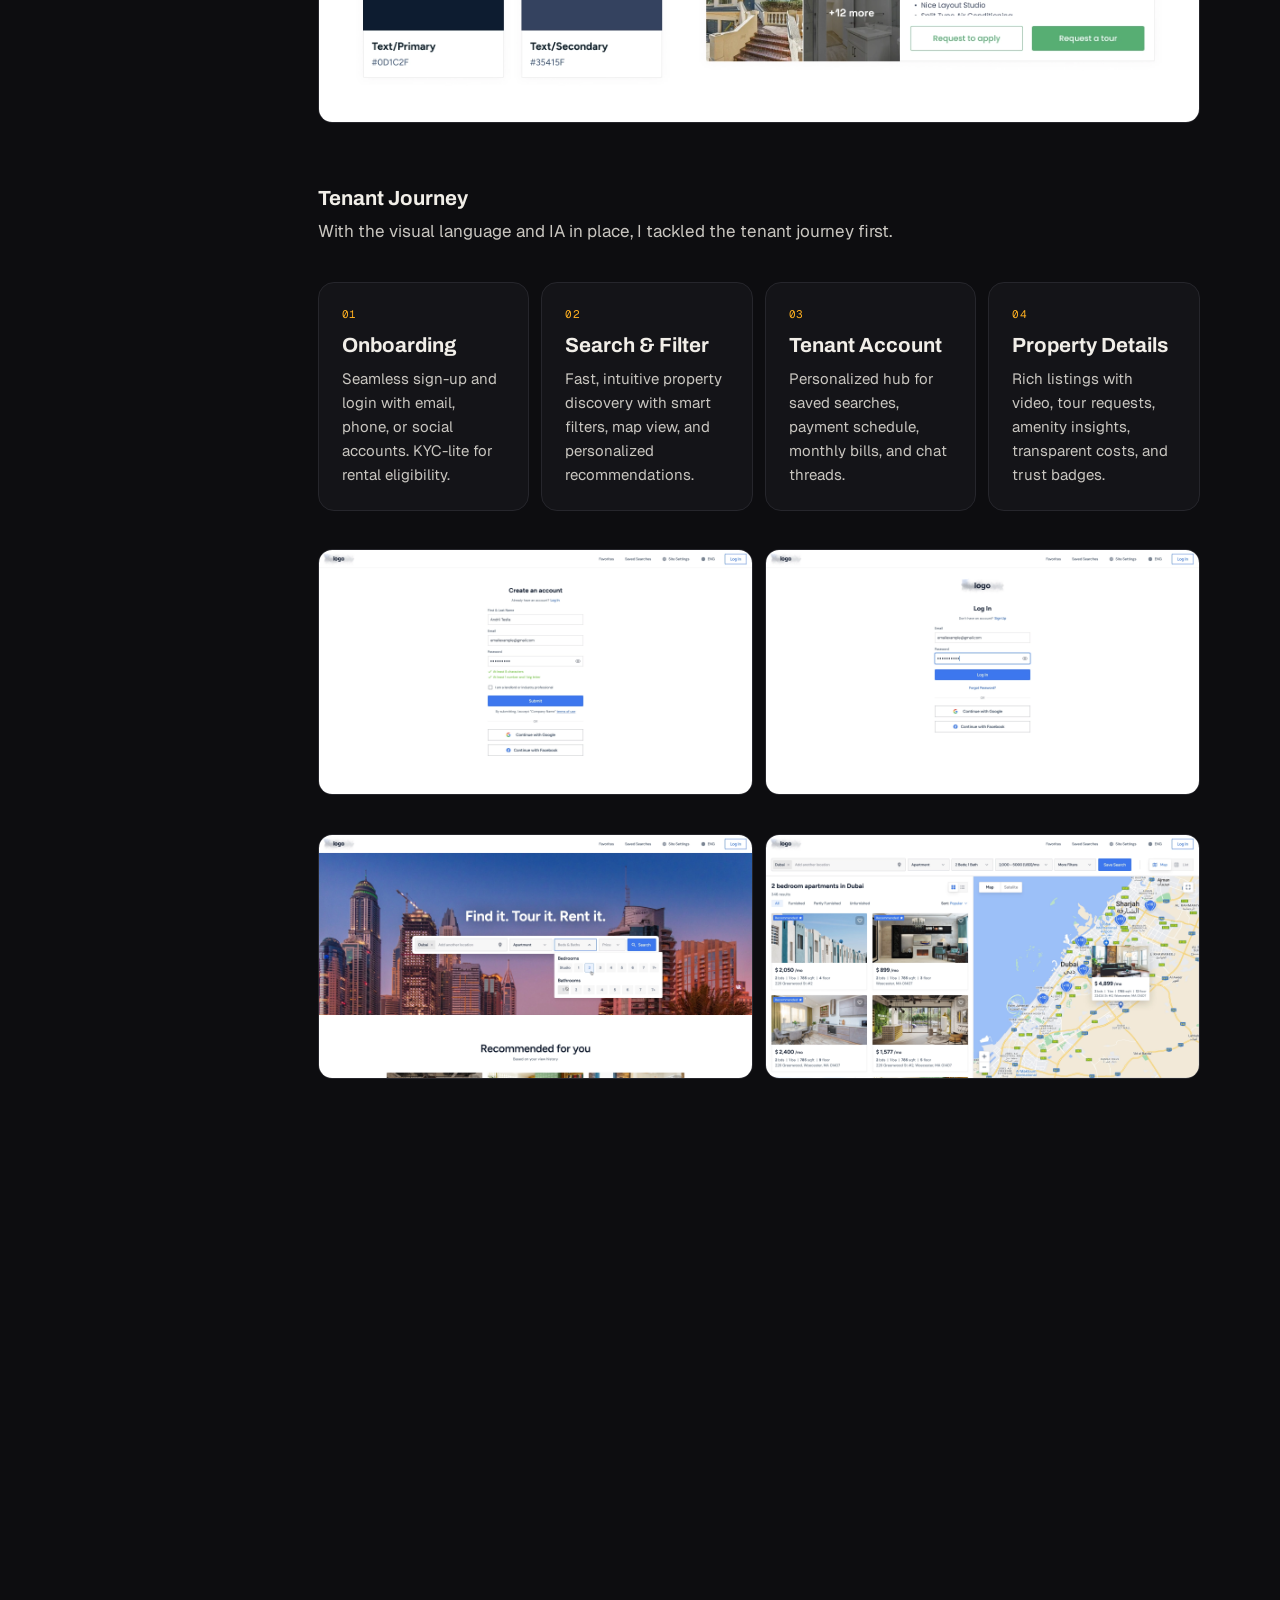
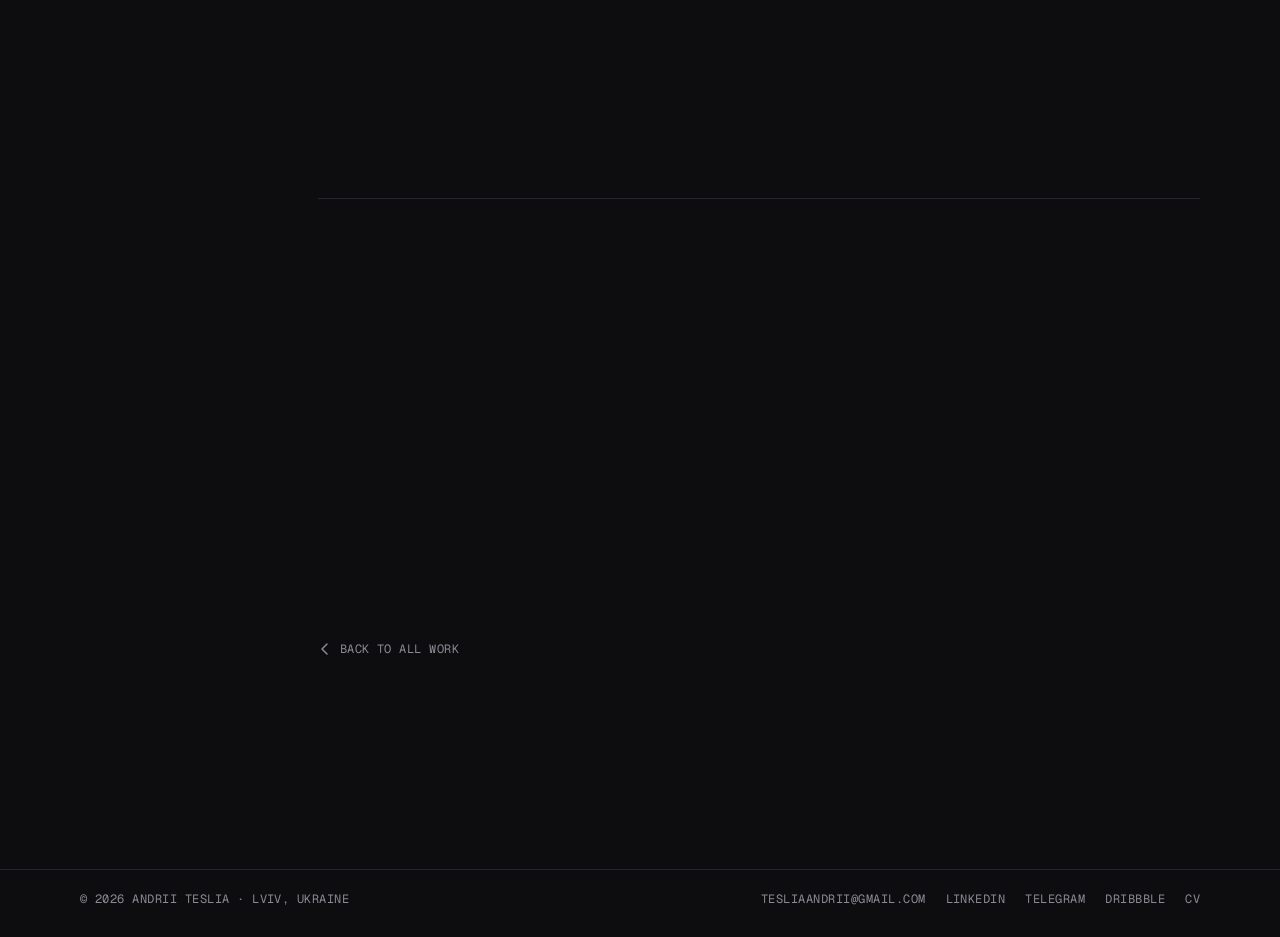
<file: rentflow.html>
<!doctype html>
<html lang="en">
<head>
  <meta charset="utf-8">
  <meta name="viewport" content="width=device-width, initial-scale=1, viewport-fit=cover">
  <title>RentFlow PropTech Platform — Andrii Teslia</title>
  <meta name="description" content="Multi-role prop-fintech Real Estate platform for Dubai&#x27;s rental market. Case study by Andrii Teslia.">
  <meta name="theme-color" content="#0D0D10">
  <meta property="og:type" content="article">
  <meta property="og:title" content="RentFlow PropTech Platform — Andrii Teslia">
  <meta property="og:description" content="Multi-role prop-fintech Real Estate platform for Dubai&#x27;s rental market. Case study by Andrii Teslia.">
  <meta property="og:image" content="assets/img/rentflow/hero-banner.png">
  <link rel="icon" type="image/png" href="favicon.png">
  <link rel="apple-touch-icon" href="favicon.png">
  <link rel="preconnect" href="https://fonts.googleapis.com">
  <link rel="preconnect" href="https://fonts.gstatic.com" crossorigin>
  <link rel="stylesheet" href="https://fonts.googleapis.com/css2?family=Archivo:wdth,wght@62..125,300..900&family=Geist:wght@300..700&family=Geist+Mono:wght@400;500&display=swap">
  <link rel="stylesheet" href="assets/css/case.css">
  <script>document.documentElement.classList.add('js')</script>
</head>
<body style="--c:#FFB020">

<a class="hero-back" href="index.html#rentflow" data-back aria-label="Back to all work"><span class="ico" aria-hidden="true"><svg width="18" height="18" viewBox="0 0 14 14" fill="none"><path d="M9 2L4 7l5 5" stroke="currentColor" stroke-width="1.5" stroke-linecap="round" stroke-linejoin="round"/></svg></span><span class="mono">Back to all work</span></a>
<div class="progress" aria-hidden="true"></div>

<main>
  <section class="hero">
    <div class="hero-ghost" aria-hidden="true">RentFlow · RentFlow · RentFlow</div>
    <div class="wrap">
      <div class="hero-kicker mono mute"><span>Case study <b>03</b> / 04</span><span>2023</span></div>
      <div class="tags"><span>PropTech</span><span>Fintech</span><span>Web Design</span><span>Design System</span><span>UX Research</span><span>Dubai · 2023</span></div>
      <h1 class="case-title" data-words>RentFlow<br><em>Multi-role PropTech Platform</em></h1>
      <p class="case-sub">Designing end-to-end flows for 4 user roles in Dubai's rental market, where tenants pay monthly while investors pre-fund the annual lease.</p>
    </div>
  </section>

  <div class="wrap">
    <div class="meta"><div><span class="mono">Role</span><p>Sole Senior UX/UI Designer + Project Manager</p></div><div><span class="mono">Timeline</span><p>Apr – Dec 2023 · 8 months</p></div><div><span class="mono">Team</span><p>6+ engineers, QA · 1 designer (me)</p></div><div><span class="mono">Deliverables</span><p>UX/UI · IA · Design system · Web &amp; Mobile</p></div></div>
    <div class="banner"><figure class="shot"><img src="assets/img/rentflow/hero-banner.png" alt="RentFlow — platform overview" fetchpriority="high" decoding="async"><figcaption>RentFlow — platform overview</figcaption></figure></div>

    <div class="body">
      <ol class="toc" aria-label="Sections"><li><a href="#overview"><i>01</i>Overview</a></li><li><a href="#problem"><i>02</i>Problem</a></li><li><a href="#discovery"><i>03</i>Discovery</a></li><li><a href="#process"><i>04</i>Design process</a></li><li><a href="#design"><i>05</i>Design system & UI</a></li><li><a href="#deliveries"><i>06</i>Deliveries</a></li><li><a href="#results"><i>07</i>Results</a></li></ol>
      <div class="content">
      <section class="sec" id="overview">
        <div class="sec-label mono up"><i>01</i>Overview</div>
        <h2 class="up">Project Overview</h2>
        <p class="txt up"><strong>RentFlow</strong> is a multi-role prop-fintech Real Estate platform created for Dubai's rental market. The core innovation: tenants pay monthly while investors pre-fund the annual lease and share the spread with the platform.</p><p class="txt up">As the sole Senior UX/UI Designer, I mapped each user journey — Tenant, Agent, Landlord, Investor — crafted a unified responsive UI kit, and delivered end-to-end screens including admin panel and transactional email flows, turning a novel funding model into a seamless, production-ready experience.</p><figure class="shot up sm"><img src="assets/img/rentflow/value-exchange-diagram.png" alt="Value exchange — money flow between 4 roles" loading="lazy" decoding="async"><figcaption>Value exchange — money flow between 4 roles</figcaption></figure>
      </section>
      <section class="sec" id="problem">
        <div class="sec-label mono up"><i>02</i>Problem</div>
        <h2 class="up">Problem Statement &amp; Challenge</h2>
        <div class="cols"><div><p class="txt up">The Middle East real estate market is very challenging for newcomers and citizens without property. <strong>Almost 34% of Dubai tenants need financing for their annual rent</strong> — they can't afford one lump-sum payment upfront, which is the market standard.</p><p class="txt up">The client came up with a new approach: let tenants pay monthly while investors pre-fund the annual lease and earn a yield. My challenge was to design a platform that made this novel financial concept feel <strong>simple, trustworthy, and intuitive</strong> for all four user types simultaneously.</p></div><div><div class="callout up"><span class="mono">Key insight</span><p>34% of Dubai tenants require rent financing — an untapped market with real demand for a monthly-payment model.</p></div></div></div><div class="cards "><div class="card up" style="--d:0"><span class="n">01</span><h3>4 distinct user roles</h3><p>Tenant, Agent/Landlord, Investor, and Admin — each needed a tailored flow without feeling like 4 separate products.</p></div><div class="card up" style="--d:1"><span class="n">02</span><h3>Novel financial model</h3><p>Explaining yield-share and pre-funding clearly enough that users could trust and act on it — without legal jargon.</p></div><div class="card up" style="--d:2"><span class="n">03</span><h3>RTL &amp; localisation</h3><p>The platform needed to feel at home in Dubai's bilingual (Arabic/English) property market with RTL-ready design from day one.</p></div></div>
      </section>
      <section class="sec" id="discovery">
        <div class="sec-label mono up"><i>03</i>Discovery &amp; Strategy</div>
        <h2 class="up">Discovery &amp; Strategy</h2>
        <p class="txt up">To ground the project in real-world context, I began with a <strong>SWOT analysis of leading Dubai real-estate platforms</strong>, mapping their strengths, weaknesses, opportunities, and threats.</p><p class="txt up">Next, I ran a stakeholder workshop with the client to unpack the SWOT insights. We prioritized open questions and agreed to conduct at least <strong>five qualitative interviews with each core persona</strong> — tenants, agents, and landlords — while the client handled interviews with investors.</p><figure class="shot up"><img src="assets/img/rentflow/swot-analysis.png" alt="Competitor SWOT Analysis" loading="lazy" decoding="async"><figcaption>Competitor SWOT Analysis</figcaption></figure>
      </section>
      <section class="sec" id="process">
        <div class="sec-label mono up"><i>04</i>Design Process</div>
        <h2 class="up">Ideation → Wireframes → Validation</h2>
        <p class="txt up">After distilling insights from stakeholder and user interviews, I followed a structured four-step process to move from problem to polished product.</p><div class="cards four"><div class="card up" style="--d:0"><span class="n">01</span><h3>Define the feature set</h3><p>Prioritized must-have capabilities based on recurring pain points and business value from research.</p></div><div class="card up" style="--d:1"><span class="n">02</span><h3>Set the visual direction</h3><p>Built mood boards to align on tone, palette, and imagery. Trust and clarity were the north star.</p></div><div class="card up" style="--d:2"><span class="n">03</span><h3>Prototype fast</h3><p>Sketched low-fidelity flows to validate IA and task completion before investing in hi-fi.</p></div><div class="card up" style="--d:3"><span class="n">04</span><h3>Polish the system</h3><p>Selected typography and UI tokens, then moved to high-fidelity mockups for usability testing.</p></div></div><figure class="shot up"><img src="assets/img/rentflow/wireframes-overview.png" alt="Wireframes overview" loading="lazy" decoding="async"><figcaption>Wireframes overview</figcaption></figure>
      </section>
      <section class="sec" id="design">
        <div class="sec-label mono up"><i>05</i>Design Phase</div>
        <h2 class="up">Design System &amp; UI Kit</h2>
        <p class="txt up">Crafted an <strong>RTL-ready design system</strong> (8-pt grid, styles, typography). Delivered all assets, notes, and annotations to the client's development team. Designed high-fidelity screens with micro-interactions for booking, payment breakdown, and trust badges.</p><div class="grid-2 up"><figure class="shot"><img src="assets/img/rentflow/typography-system.png" alt="Typography system" loading="lazy" decoding="async"><figcaption>Typography system</figcaption></figure><figure class="shot"><img src="assets/img/rentflow/colors-palette.png" alt="Color palette" loading="lazy" decoding="async"><figcaption>Color palette</figcaption></figure></div><figure class="shot up"><img src="assets/img/rentflow/ui-kit-components.png" alt="UI kit components" loading="lazy" decoding="async"><figcaption>UI kit components</figcaption></figure><div class="group"><h3 class="up">Tenant Journey</h3><p class="txt up">With the visual language and IA in place, I tackled the tenant journey first.</p><div class="cards four"><div class="card up" style="--d:0"><span class="n">01</span><h3>Onboarding</h3><p>Seamless sign-up and login with email, phone, or social accounts. KYC-lite for rental eligibility.</p></div><div class="card up" style="--d:1"><span class="n">02</span><h3>Search &amp; Filter</h3><p>Fast, intuitive property discovery with smart filters, map view, and personalized recommendations.</p></div><div class="card up" style="--d:2"><span class="n">03</span><h3>Tenant Account</h3><p>Personalized hub for saved searches, payment schedule, monthly bills, and chat threads.</p></div><div class="card up" style="--d:3"><span class="n">04</span><h3>Property Details</h3><p>Rich listings with video, tour requests, amenity insights, transparent costs, and trust badges.</p></div></div><div class="grid-2 up"><figure class="shot"><img src="assets/img/rentflow/screens-onboarding-1.png" alt="Log In / Sign Up" loading="lazy" decoding="async"><figcaption>Log In / Sign Up</figcaption></figure><figure class="shot"><img src="assets/img/rentflow/screens-onboarding-2.png" alt="Onboarding screens" loading="lazy" decoding="async"><figcaption>Onboarding screens</figcaption></figure></div><div class="grid-2 up"><figure class="shot"><img src="assets/img/rentflow/screens-search-1.png" alt="Property Search — map + list" loading="lazy" decoding="async"><figcaption>Property Search — map + list</figcaption></figure><figure class="shot"><img src="assets/img/rentflow/screens-search-2.png" alt="Search results" loading="lazy" decoding="async"><figcaption>Search results</figcaption></figure></div><div class="grid-2 up"><figure class="shot"><img src="assets/img/rentflow/screens-tenant-account-1.png" alt="Tenant Account hub" loading="lazy" decoding="async"><figcaption>Tenant Account hub</figcaption></figure><figure class="shot"><img src="assets/img/rentflow/screens-tenant-account-2.png" alt="Tenant Account — favorites" loading="lazy" decoding="async"><figcaption>Tenant Account — favorites</figcaption></figure></div><div class="grid-2 up"><figure class="shot"><img src="assets/img/rentflow/screens-property-1.png" alt="Property Detail" loading="lazy" decoding="async"><figcaption>Property Detail</figcaption></figure><figure class="shot"><img src="assets/img/rentflow/screens-property-2.png" alt="Property Detail continued" loading="lazy" decoding="async"><figcaption>Property Detail continued</figcaption></figure></div></div><div class="group"><h3 class="up">All 4 roles — tailored end-to-end flows</h3><div class="cards two"><div class="card up" style="--d:0"><div class="dot-h"><i style="background:#6372FF"></i><h3>Tenant</h3></div><ul><li>Search, filter, and shortlist properties</li><li>Book viewing tours and submit rental applications</li><li>Monthly payment dashboard and lease tracker</li><li>Chat with agent / landlord in-app</li></ul></div><div class="card up" style="--d:1"><div class="dot-h"><i style="background:#FFB020"></i><h3>Agent / Landlord</h3></div><ul><li>List and manage properties with media uploads</li><li>Review tenant applications and approve leases</li><li>Track viewing appointments and rental income</li><li>Receive lump-sum payment upfront via platform</li></ul></div><div class="card up" style="--d:2"><div class="dot-h"><i style="background:#3DDC97"></i><h3>Investor</h3></div><ul><li>Browse investment opportunities with ROI projections</li><li>Fund lease tranches and track portfolio performance</li><li>Real-time ROI simulator before committing capital</li><li>Yield distribution dashboard and analytics</li></ul></div><div class="card up" style="--d:3"><div class="dot-h"><i style="background:#8B8A93"></i><h3>Admin Panel</h3></div><ul><li>Full platform oversight — users, leases, transactions</li><li>KYC approval workflows and compliance checks</li><li>Revenue analytics and investor fund management</li><li>Email template management and notification centre</li></ul></div></div><div class="grid-2 up"><figure class="shot"><img src="assets/img/rentflow/screens-roles-investor.png" alt="Investor Dashboard &amp; ROI Simulator" loading="lazy" decoding="async"><figcaption>Investor Dashboard &amp; ROI Simulator</figcaption></figure><figure class="shot"><img src="assets/img/rentflow/screens-roles-agent.png" alt="Agent Panel &amp; Admin Panel" loading="lazy" decoding="async"><figcaption>Agent Panel &amp; Admin Panel</figcaption></figure></div></div>
      </section>
      <section class="sec" id="deliveries">
        <div class="sec-label mono up"><i>06</i>Deliveries</div>
        <h2 class="up">Project Deliveries</h2>
        <p class="txt up">Delivered <strong>300+ pixel-perfect screens</strong>, each with redlines, annotations, and interactive prototypes, along with ongoing design QA for the dev team. I also ran a hand-off workshop with engineers, walking them through the Figma file structure, asset library, and inspection tools to ensure a smooth build.</p><div class="grid-2 up"><figure class="shot"><img src="assets/img/rentflow/deliveries-figma-1.png" alt="Figma file structure" loading="lazy" decoding="async"><figcaption>Figma file structure</figcaption></figure><figure class="shot"><img src="assets/img/rentflow/deliveries-figma-2.png" alt="Transactional email designs" loading="lazy" decoding="async"><figcaption>Transactional email designs</figcaption></figure></div><div class="grid-2 up"><figure class="shot"><img src="assets/img/rentflow/deliveries-figma-3.png" alt="Screens overview" loading="lazy" decoding="async"><figcaption>Screens overview</figcaption></figure><figure class="shot"><img src="assets/img/rentflow/deliveries-figma-4.png" alt="Final screens" loading="lazy" decoding="async"><figcaption>Final screens</figcaption></figure></div>
      </section>
      <section class="sec" id="results">
        <div class="sec-label mono up"><i>07</i>Results</div>
        <h2 class="up">Final Results</h2>
        <p class="txt up">The results speak for themselves.</p><div class="results"><div class="result up" style="--d:0"><b>~120</b><p>Properties listed in the first 3 months, backed by AED 540k of investor capital — enough to cover 45 annual leases.</p></div><div class="result up" style="--d:1"><b>+57%</b><p>Tenant lead-to-lease conversion (from 7% pre-beta to 11% post-launch — a 57% relative lift).</p><small>Benchmarked against pre-launch pilot data</small></div><div class="result up" style="--d:2"><b>7 min</b><p>Investor sign-up time dropped from 20 min to under 7 min thanks to the streamlined ROI simulator.</p><small>65% reduction in time-to-invest</small></div></div><blockquote class="quote up"><p>"Stakeholders highlighted the 'bank-grade clarity' of the flows and have already green-lit extending the design system to two sister products — evidence that detail-obsessed, data-informed design delivers measurable business impact."</p><cite>— Project outcome summary, December 2023</cite></blockquote>
      </section>

        <section class="sec" aria-label="Next project">
          <p class="mono mute up">Next project</p>
          <a class="next up" href="tim.html" style="--n:#EDEAE4">
            <span class="mono">04 / 04</span>
            <strong>TIM</strong>
            <span class="meta-n">RTL mobile app · Israel · 2019</span>
            <span class="next-arrow" aria-hidden="true"><svg width="22" height="22" viewBox="0 0 15 15" fill="none"><path d="M3 7.5h9M8.5 3.5l4 4-4 4" stroke="currentColor" stroke-width="1.5" stroke-linecap="round" stroke-linejoin="round"/></svg></span>
          </a>
          <a class="back mono" href="index.html#rentflow"><svg width="14" height="14" viewBox="0 0 14 14" fill="none" aria-hidden="true"><path d="M9 2L4 7l5 5" stroke="currentColor" stroke-width="1.5" stroke-linecap="round" stroke-linejoin="round"/></svg>Back to all work</a>
        </section>
      </div>
    </div>
  </div>
</main>

<footer class="foot">
  <div class="wrap mono">
    <span class="mute">© 2026 Andrii Teslia · Lviv, Ukraine</span>
    <nav aria-label="Contact">
      <a href="mailto:tesliaandrii@gmail.com">tesliaandrii@gmail.com</a>
      <a href="https://www.linkedin.com/in/andriiteslia/" target="_blank" rel="noopener">LinkedIn</a>
      <a href="https://t.me/andriiteslia" target="_blank" rel="noopener">Telegram</a>
      <a href="https://dribbble.com/andriiteslia" target="_blank" rel="noopener">Dribbble</a>
      <a href="assets/cv/andrii-teslia-cv.pdf" target="_blank" rel="noopener">CV</a>
    </nav>
  </div>
</footer>

<div class="fx vig" aria-hidden="true"></div><div class="fx grain" aria-hidden="true"></div>
<div class="cur" aria-hidden="true"><span></span></div>
<script src="assets/js/case.js"></script>
</body>
</html>
</file>
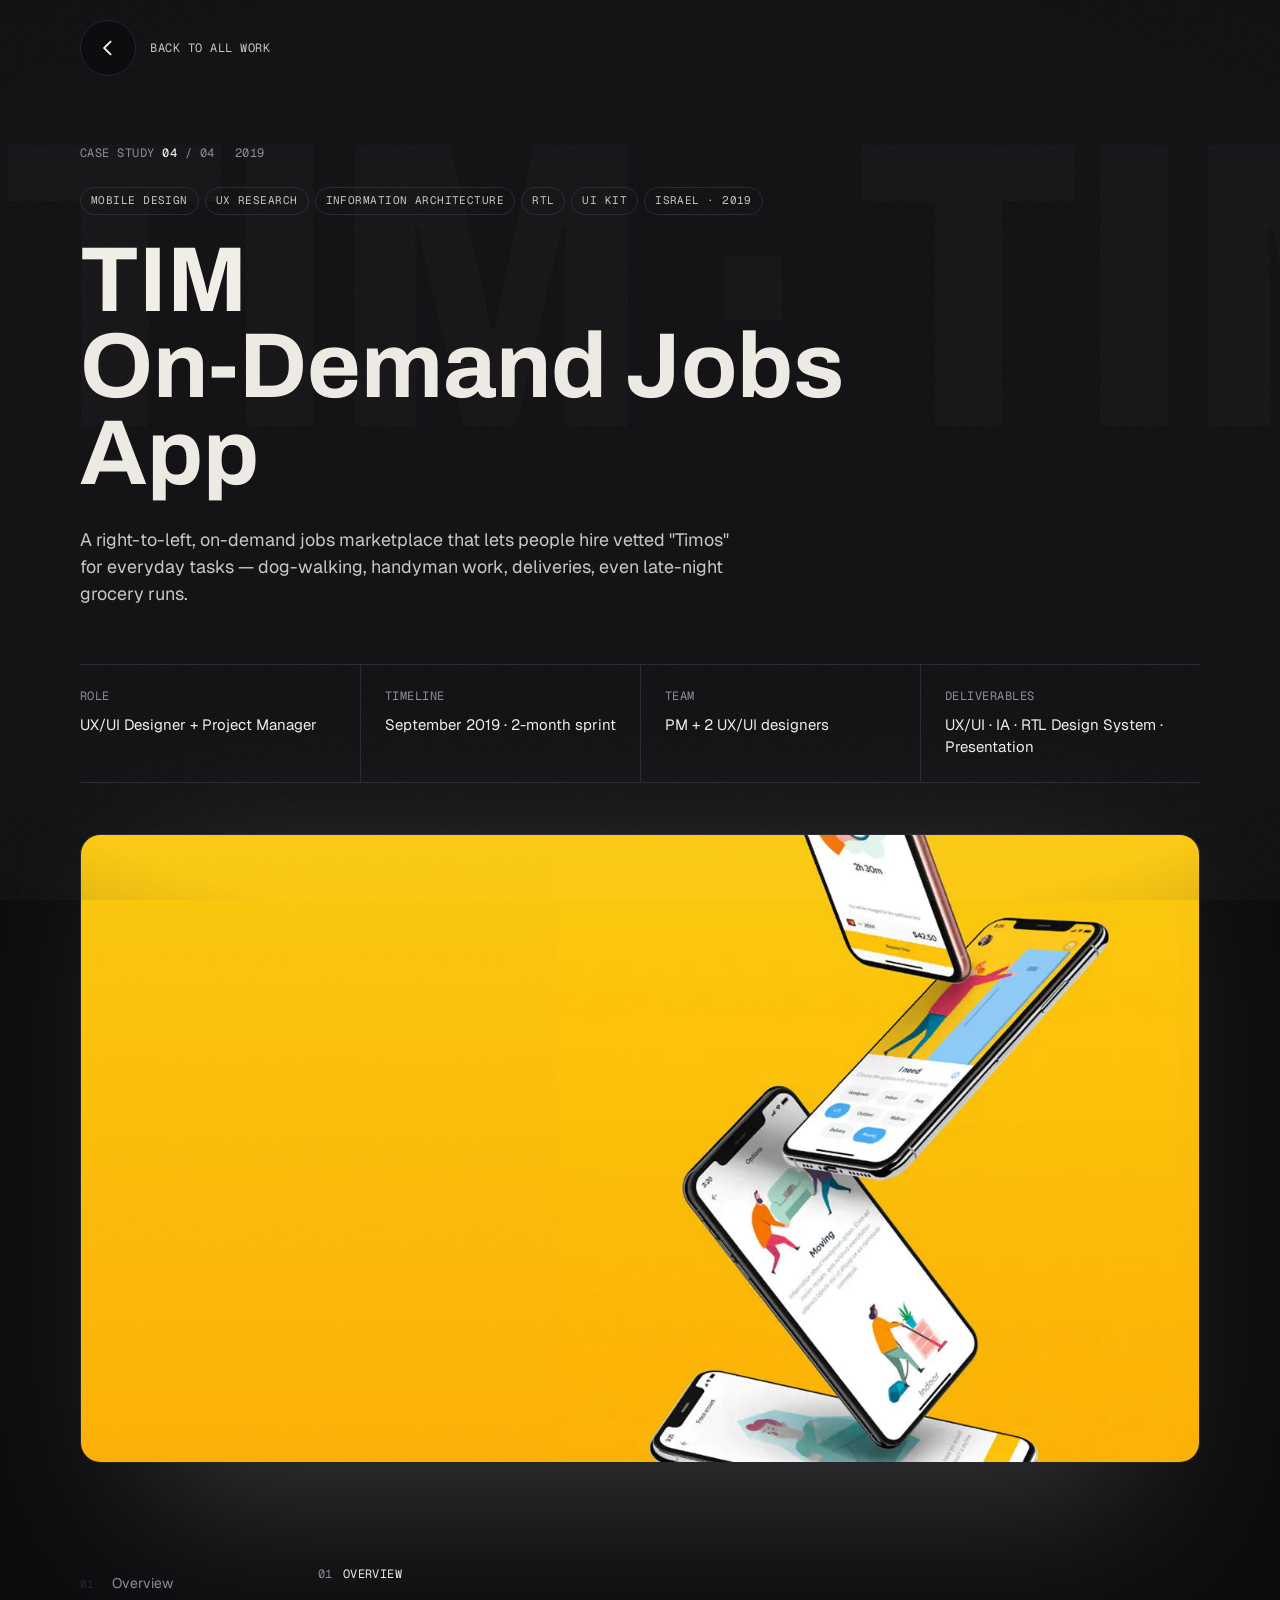
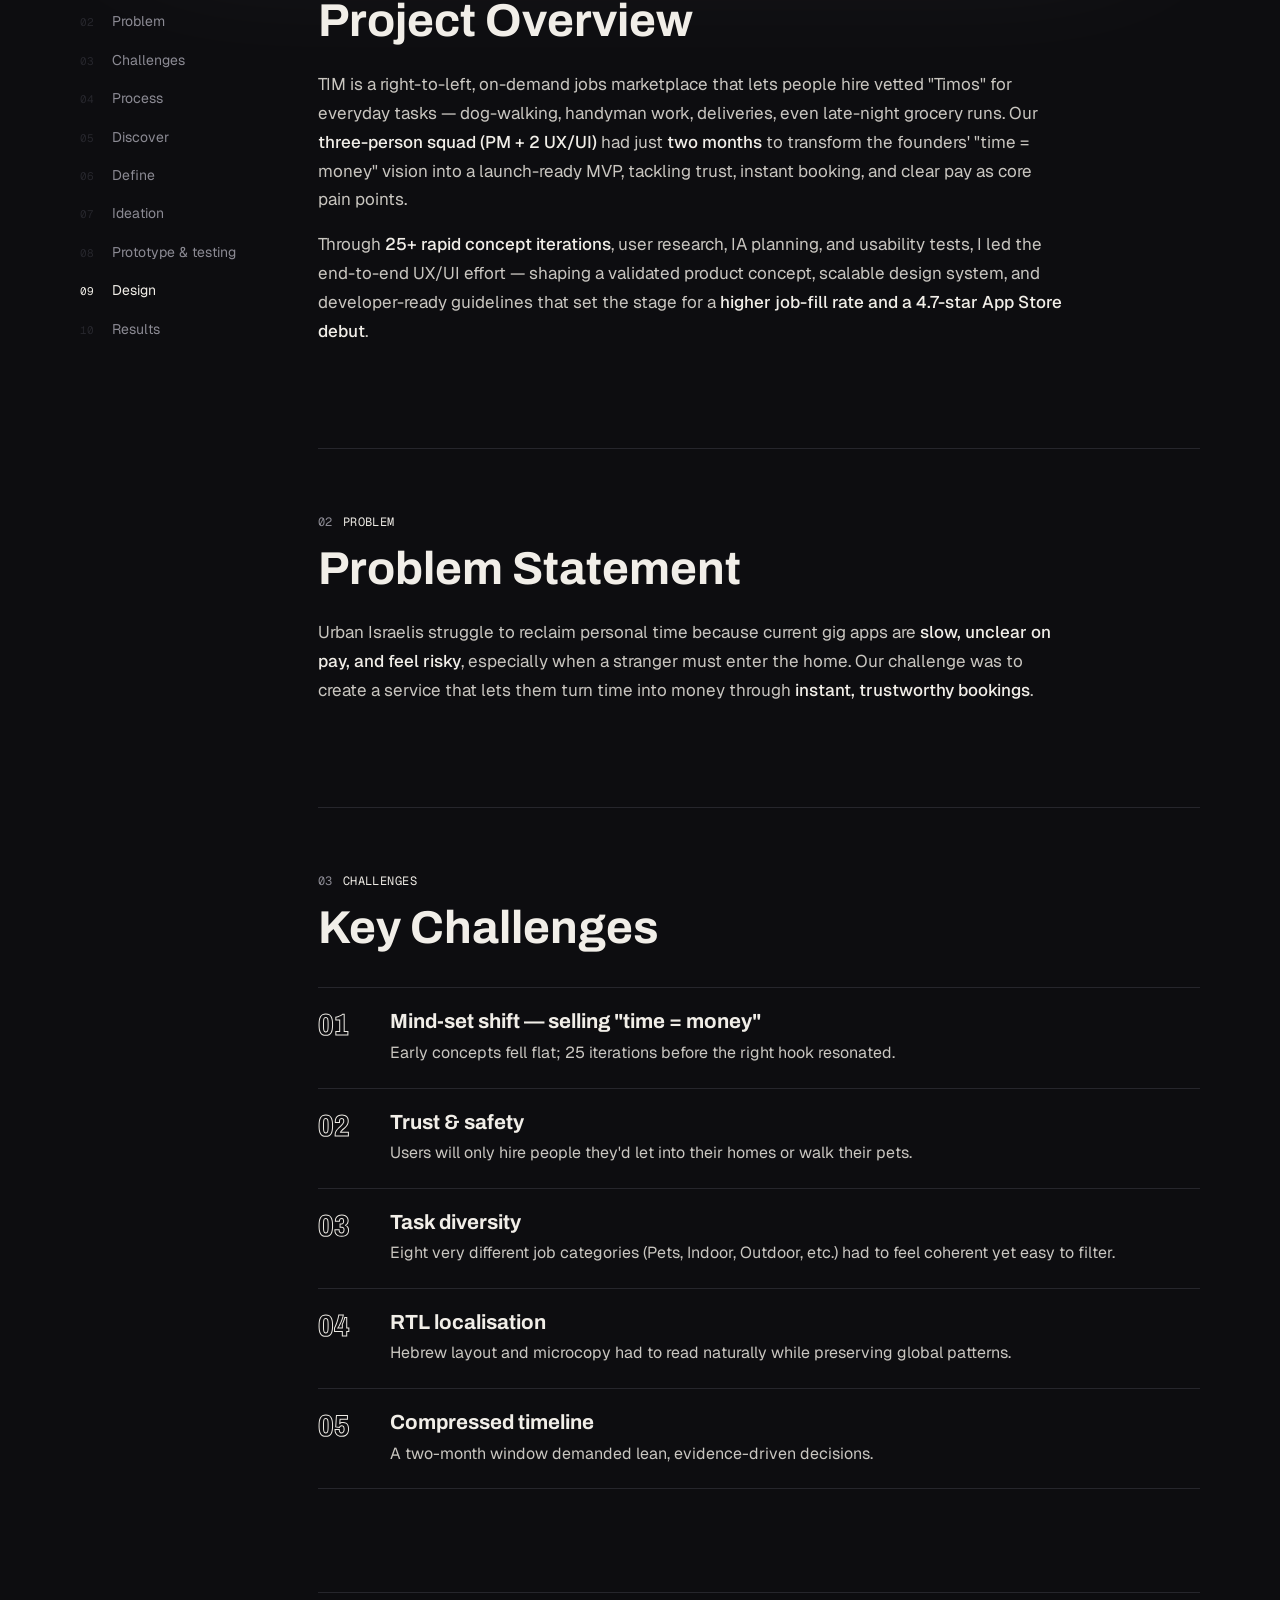
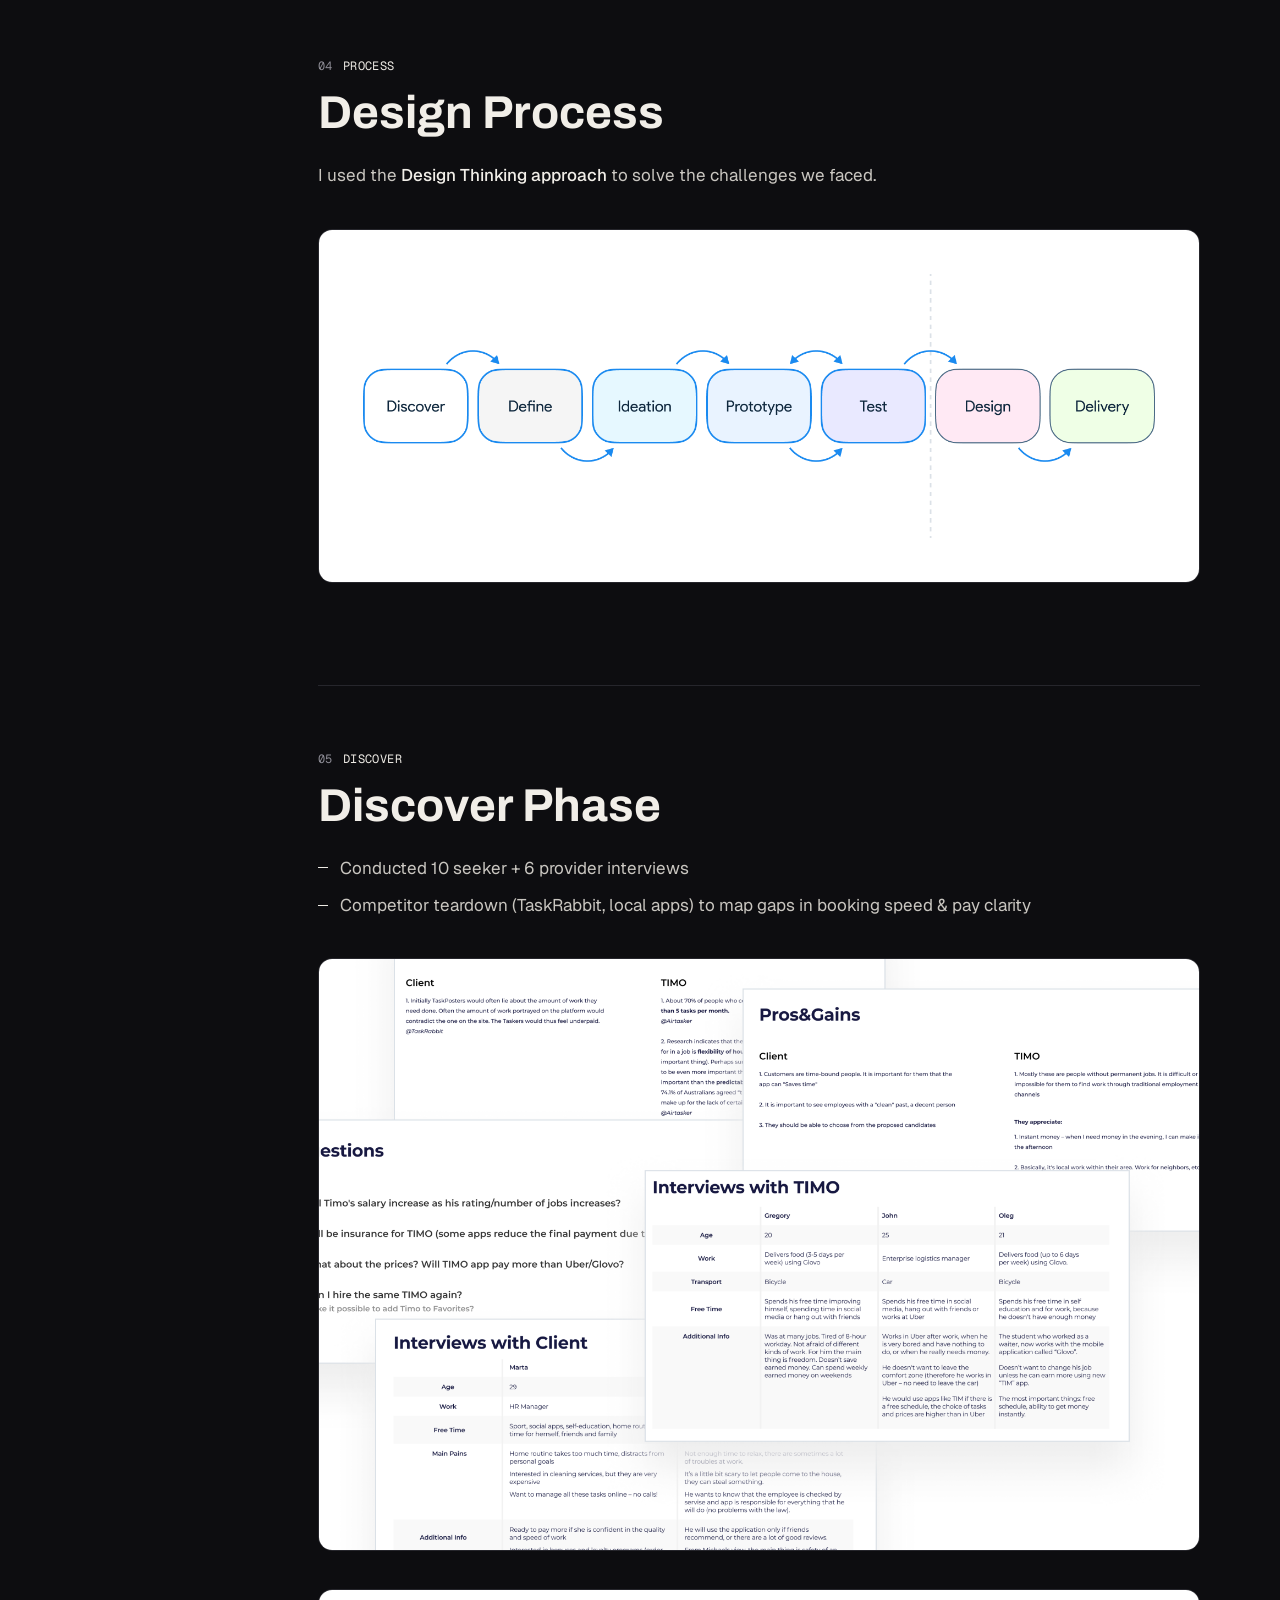
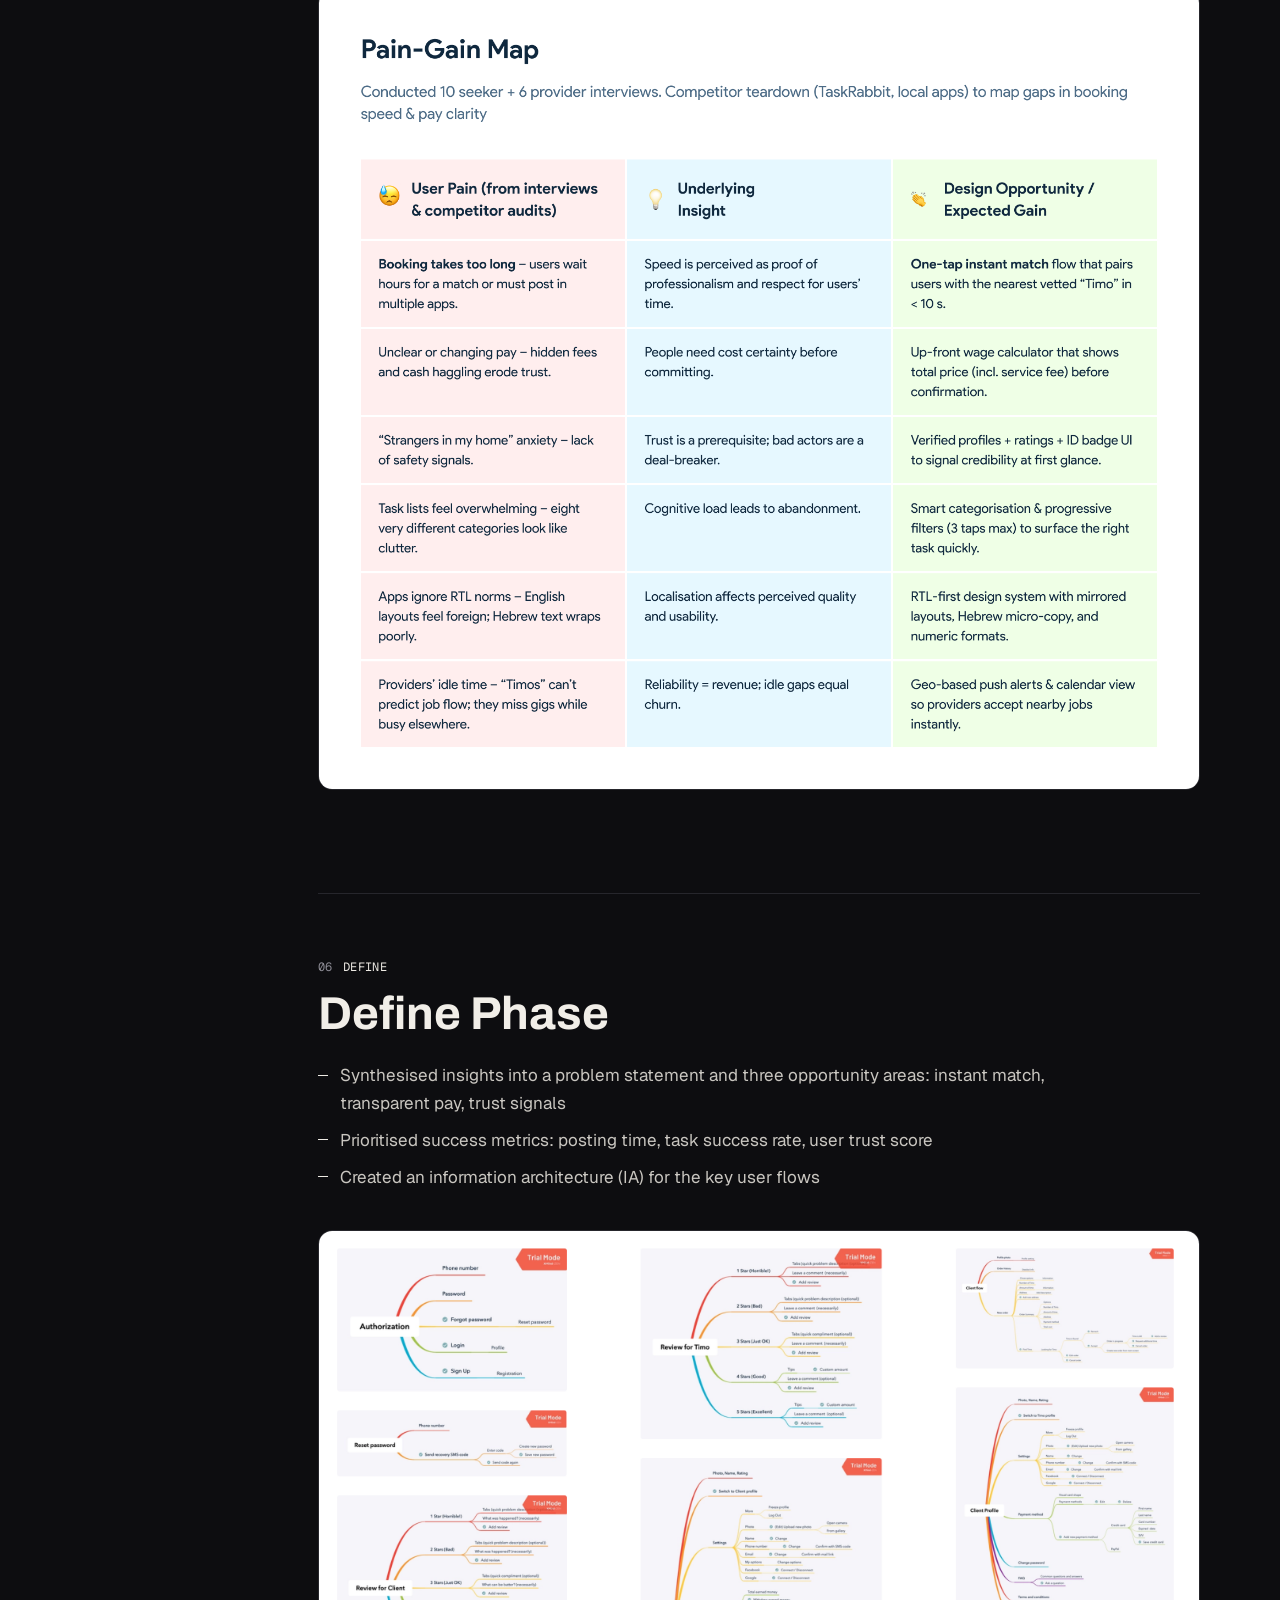
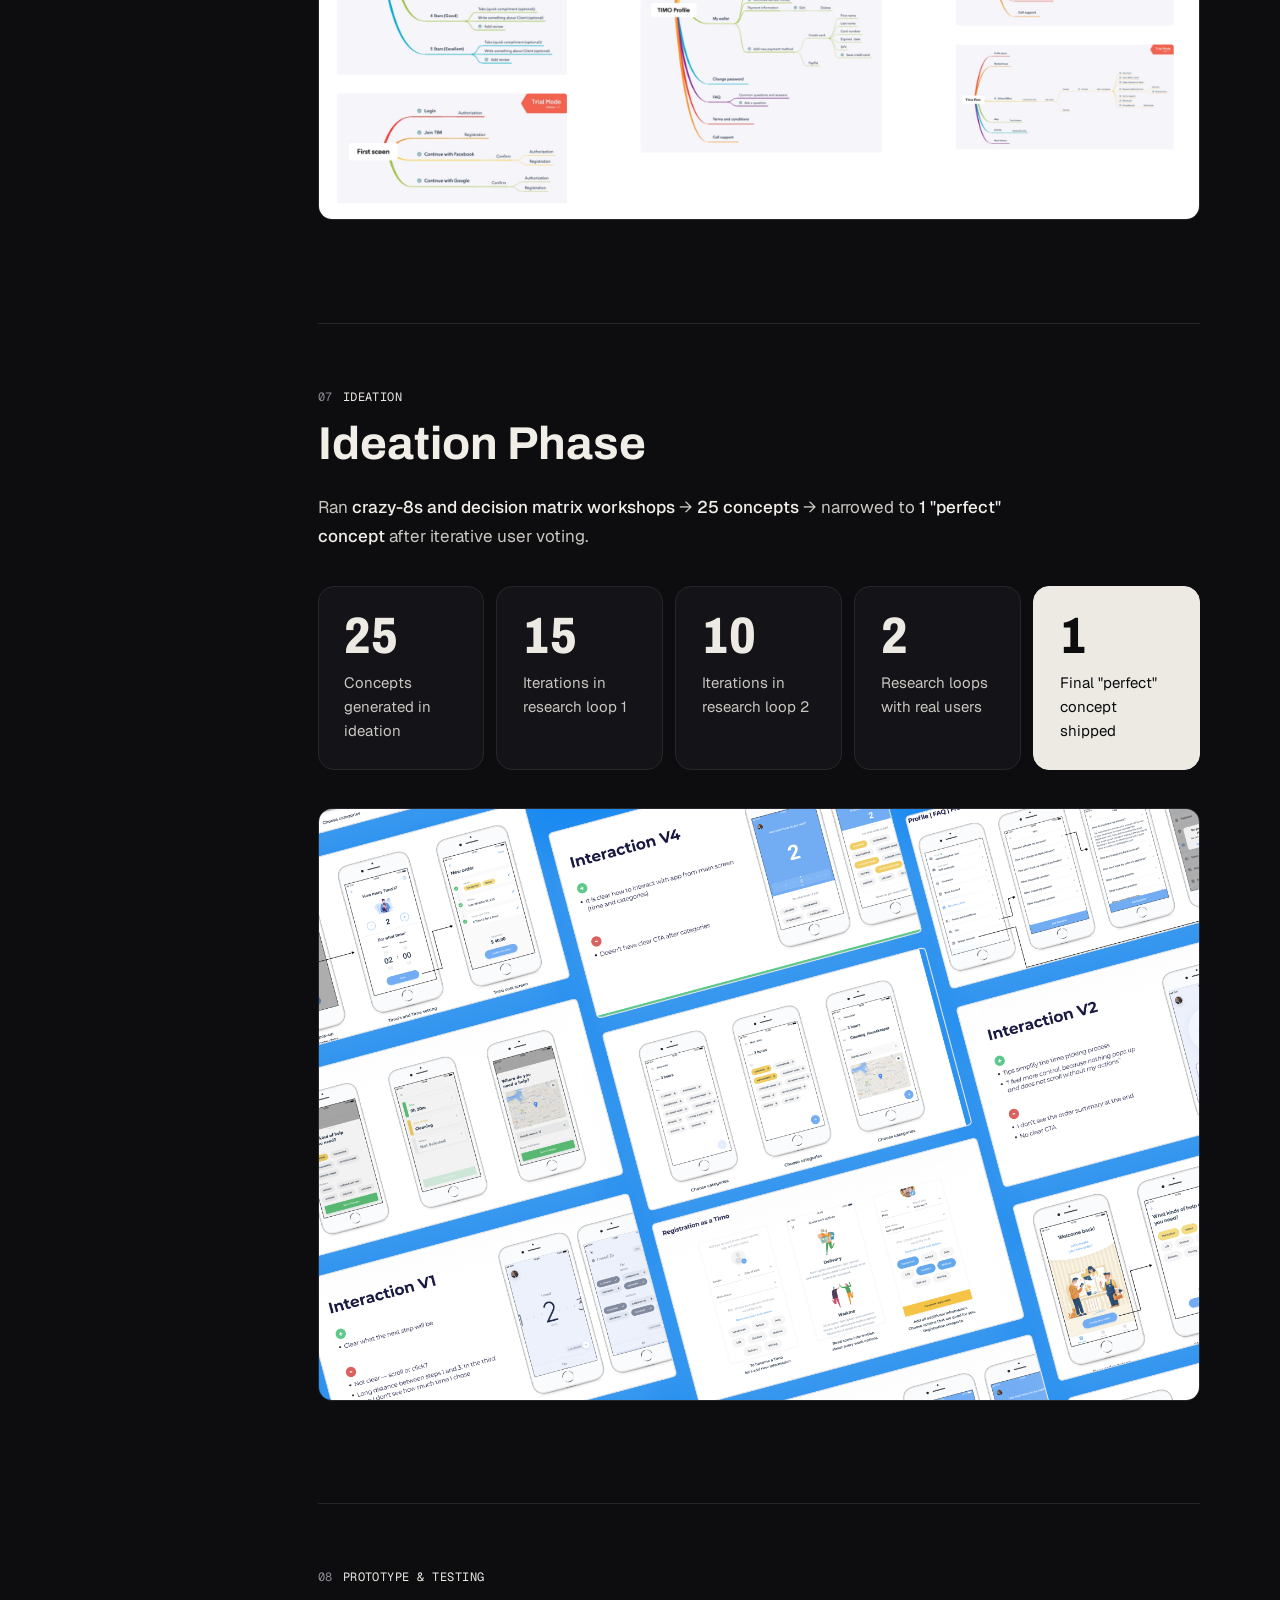
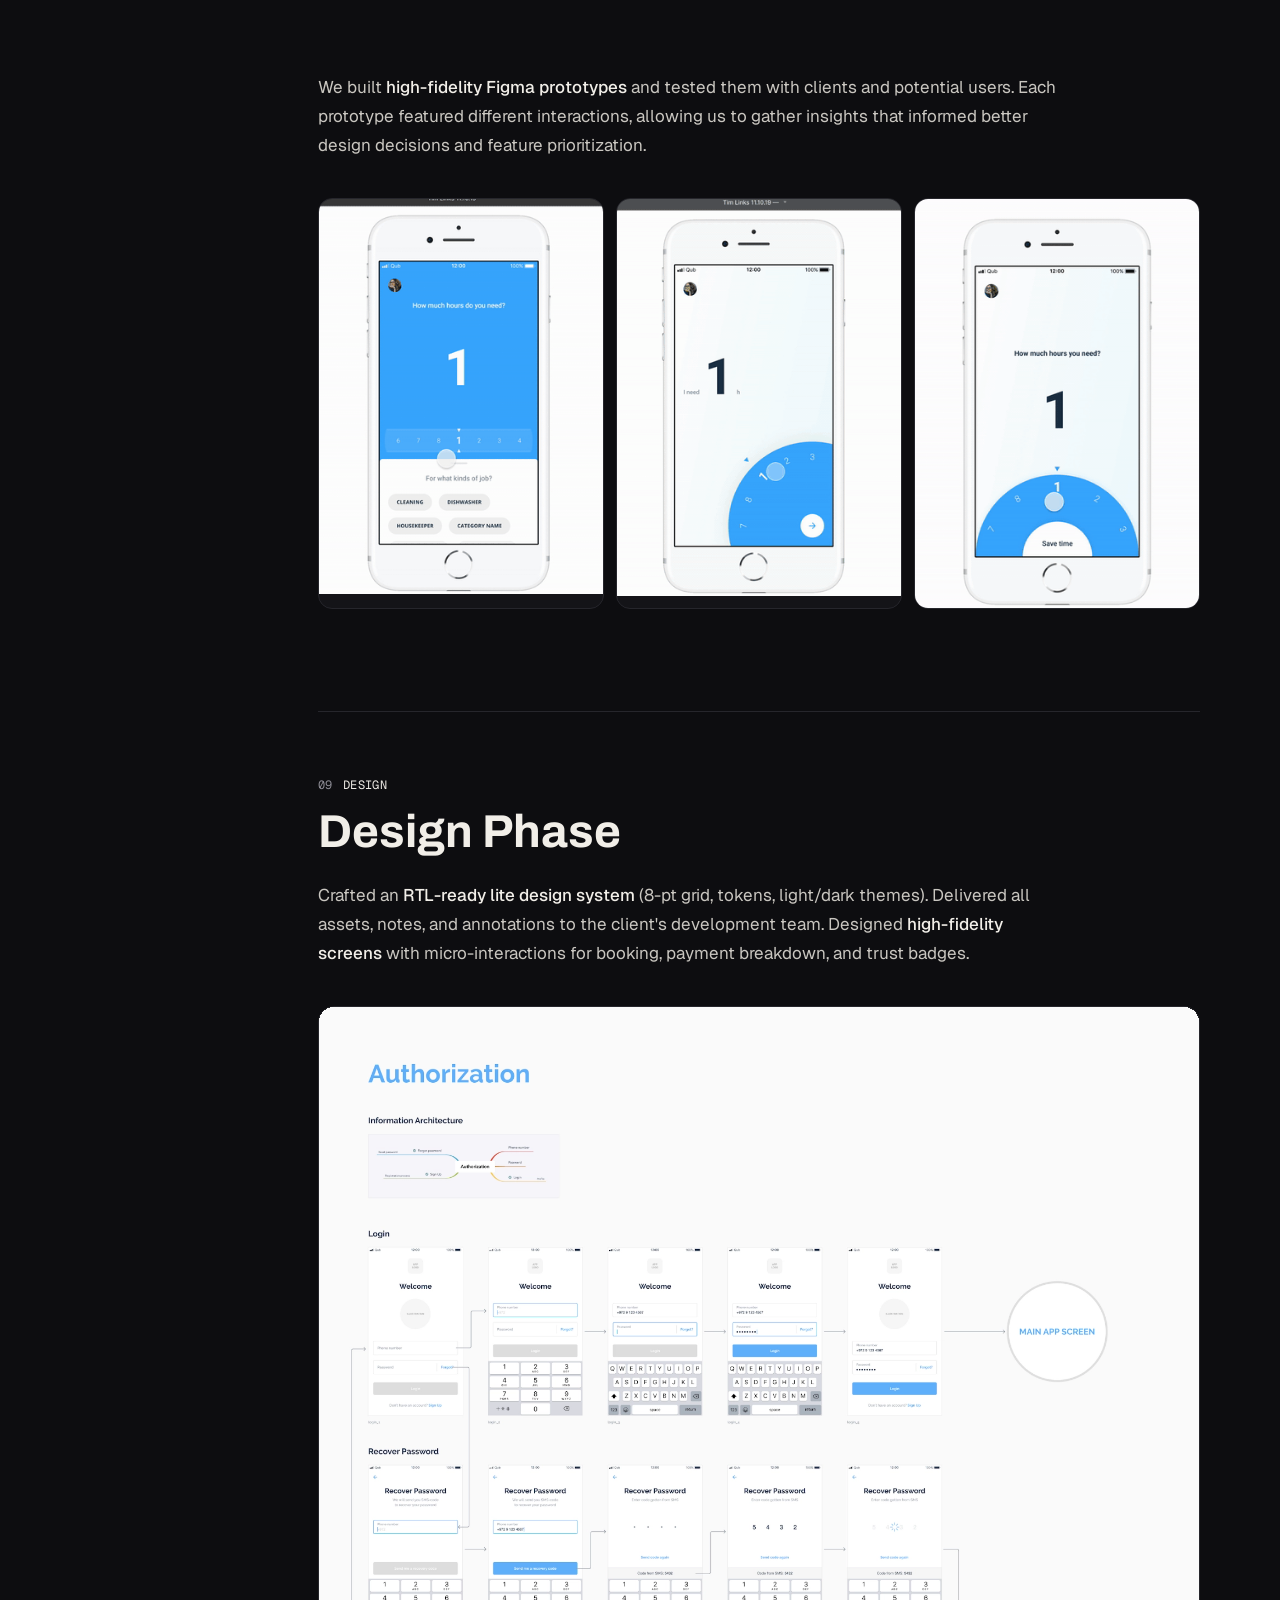
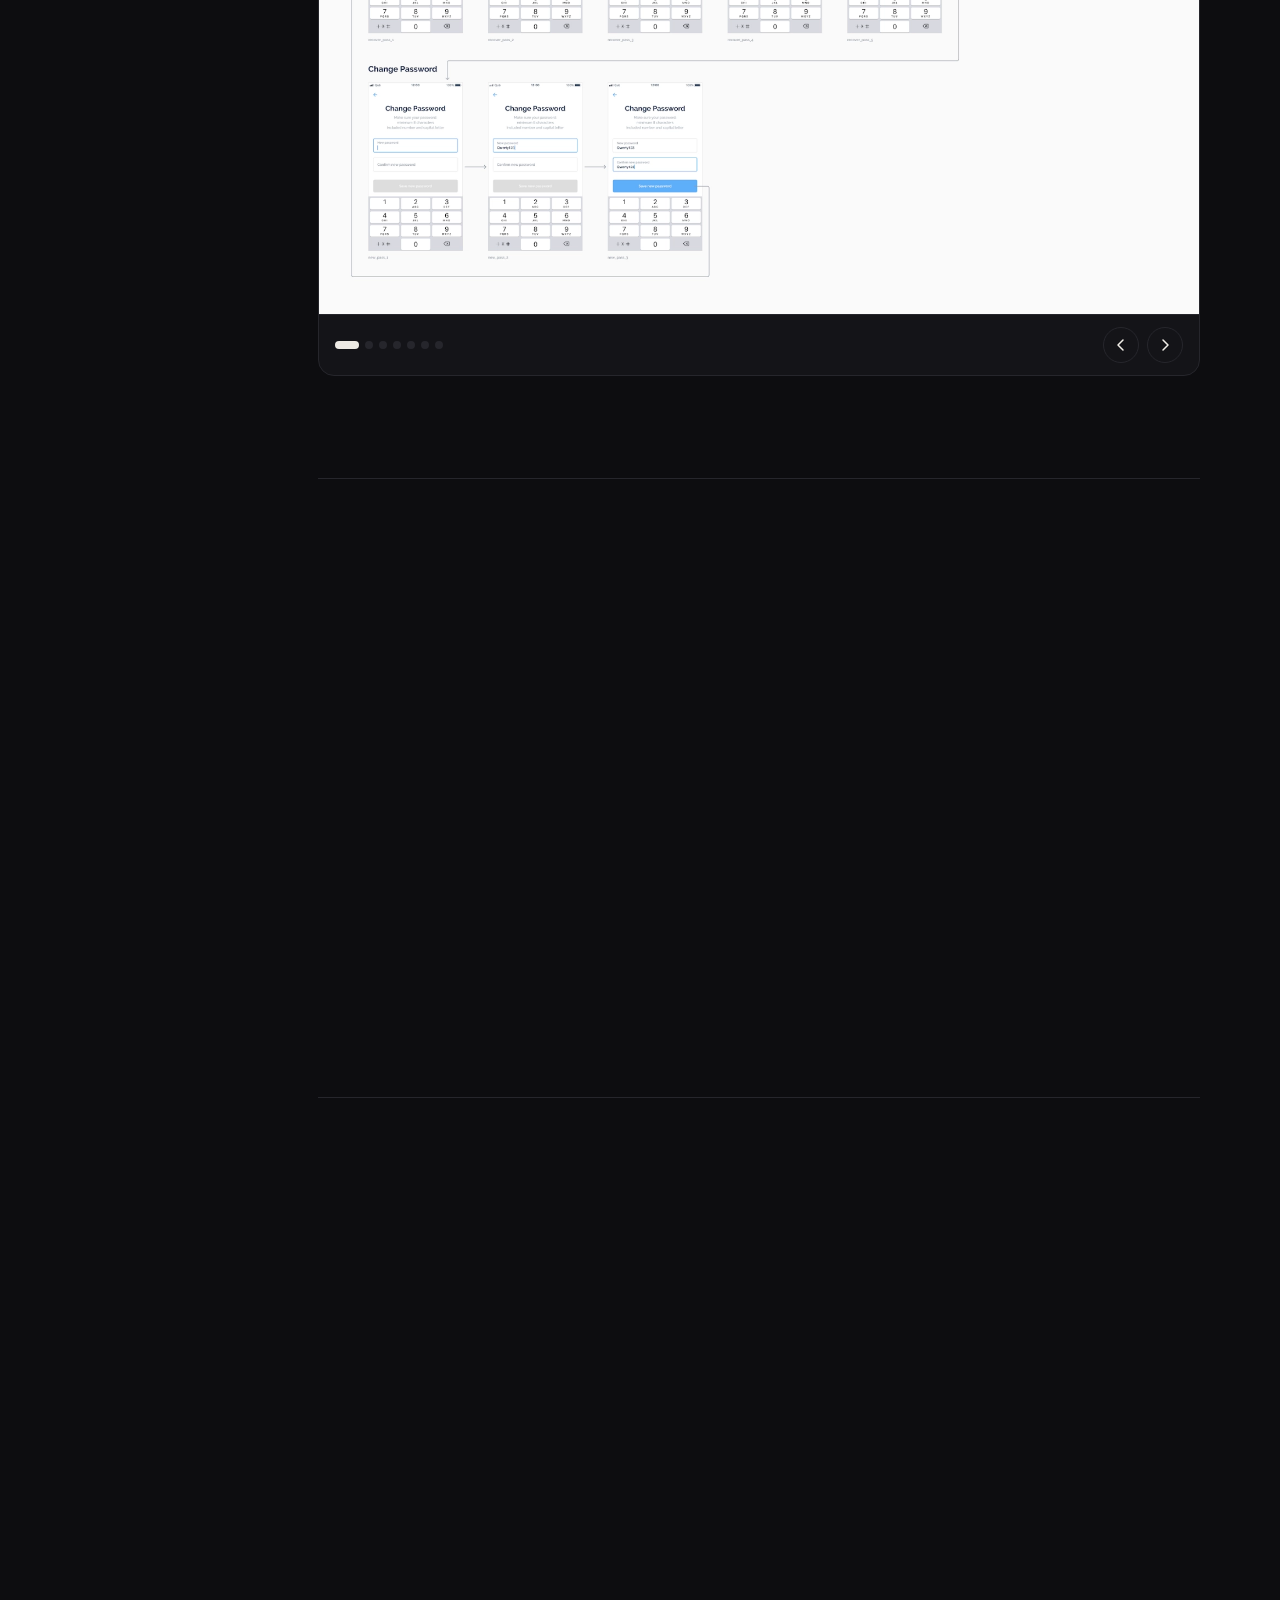
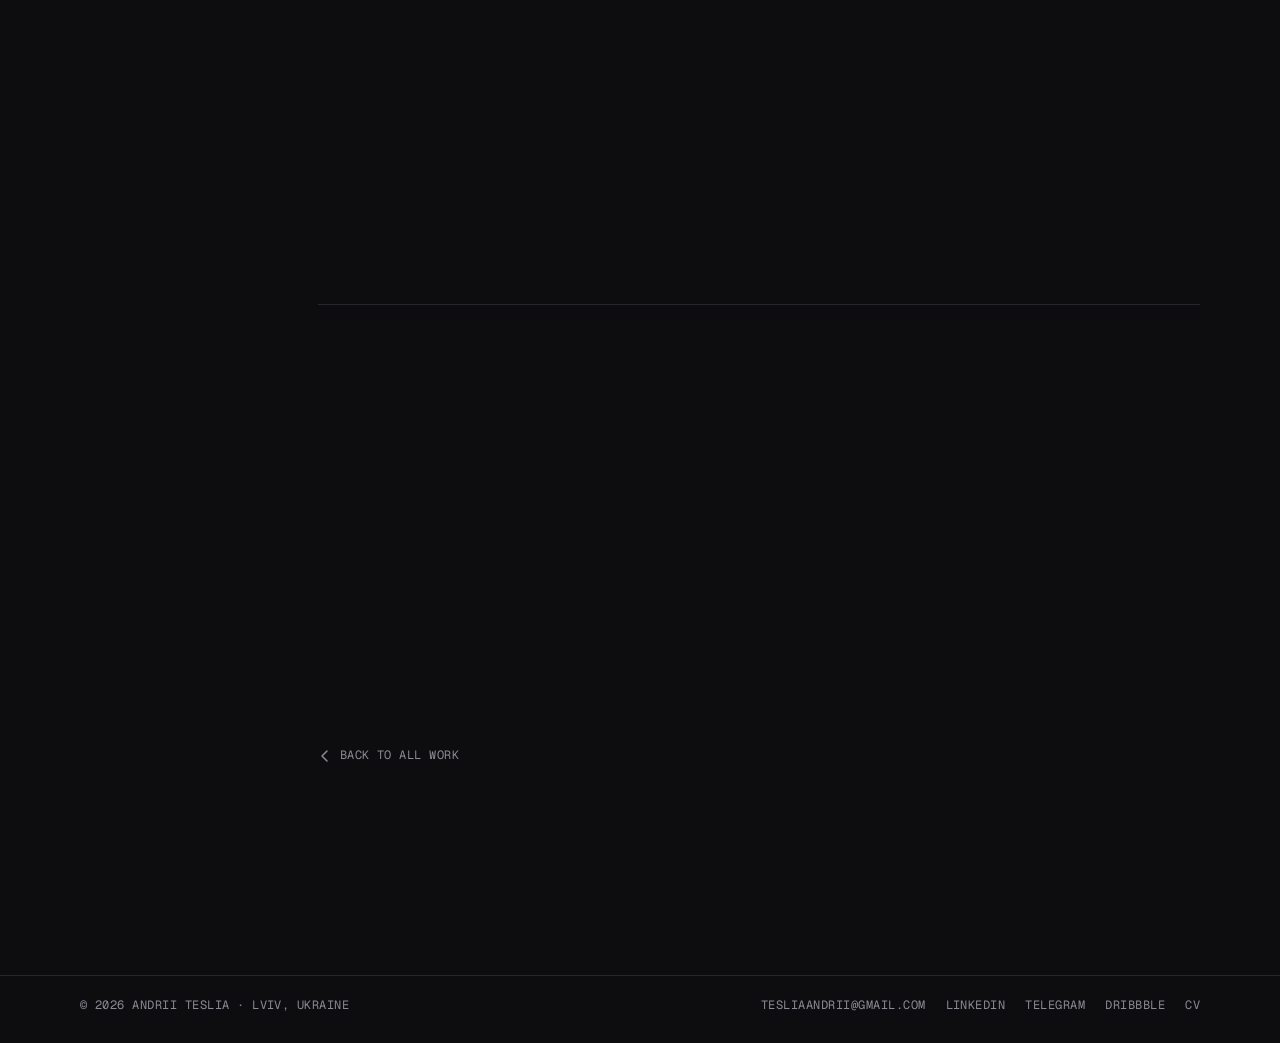
<file: tim.html>
<!doctype html>
<html lang="en">
<head>
  <meta charset="utf-8">
  <meta name="viewport" content="width=device-width, initial-scale=1, viewport-fit=cover">
  <title>TIM On-Demand Jobs App — Andrii Teslia</title>
  <meta name="description" content="RTL on-demand jobs marketplace for Israel. UX/UI case study by Andrii Teslia — 95% task success, 4.7★ App Store debut.">
  <meta name="theme-color" content="#0D0D10">
  <meta property="og:type" content="article">
  <meta property="og:title" content="TIM On-Demand Jobs App — Andrii Teslia">
  <meta property="og:description" content="RTL on-demand jobs marketplace for Israel. UX/UI case study by Andrii Teslia — 95% task success, 4.7★ App Store debut.">
  <meta property="og:image" content="assets/img/tim/hero-banner.png">
  <link rel="icon" type="image/png" href="favicon.png">
  <link rel="apple-touch-icon" href="favicon.png">
  <link rel="preconnect" href="https://fonts.googleapis.com">
  <link rel="preconnect" href="https://fonts.gstatic.com" crossorigin>
  <link rel="stylesheet" href="https://fonts.googleapis.com/css2?family=Archivo:wdth,wght@62..125,300..900&family=Geist:wght@300..700&family=Geist+Mono:wght@400;500&display=swap">
  <link rel="stylesheet" href="assets/css/case.css">
  <script>document.documentElement.classList.add('js')</script>
</head>
<body style="--c:#EDEAE4">

<a class="hero-back" href="index.html#tim" data-back aria-label="Back to all work"><span class="ico" aria-hidden="true"><svg width="18" height="18" viewBox="0 0 14 14" fill="none"><path d="M9 2L4 7l5 5" stroke="currentColor" stroke-width="1.5" stroke-linecap="round" stroke-linejoin="round"/></svg></span><span class="mono">Back to all work</span></a>
<div class="progress" aria-hidden="true"></div>

<main>
  <section class="hero">
    <div class="hero-ghost" aria-hidden="true">TIM · TIM · TIM</div>
    <div class="wrap">
      <div class="hero-kicker mono mute"><span>Case study <b>04</b> / 04</span><span>2019</span></div>
      <div class="tags"><span>Mobile Design</span><span>UX Research</span><span>Information Architecture</span><span>RTL</span><span>UI Kit</span><span>Israel · 2019</span></div>
      <h1 class="case-title" data-words>TIM<br><em>On-Demand Jobs App</em></h1>
      <p class="case-sub">A right-to-left, on-demand jobs marketplace that lets people hire vetted "Timos" for everyday tasks — dog-walking, handyman work, deliveries, even late-night grocery runs.</p>
    </div>
  </section>

  <div class="wrap">
    <div class="meta"><div><span class="mono">Role</span><p>UX/UI Designer + Project Manager</p></div><div><span class="mono">Timeline</span><p>September 2019 · 2-month sprint</p></div><div><span class="mono">Team</span><p>PM + 2 UX/UI designers</p></div><div><span class="mono">Deliverables</span><p>UX/UI · IA · RTL Design System · Presentation</p></div></div>
    <div class="banner"><figure class="shot"><img src="assets/img/tim/hero-banner.png" alt="TIM — On-Demand Jobs App" fetchpriority="high" decoding="async"><figcaption>TIM — On-Demand Jobs App</figcaption></figure></div>

    <div class="body">
      <ol class="toc" aria-label="Sections"><li><a href="#overview"><i>01</i>Overview</a></li><li><a href="#problem"><i>02</i>Problem</a></li><li><a href="#challenges"><i>03</i>Challenges</a></li><li><a href="#process"><i>04</i>Process</a></li><li><a href="#discover"><i>05</i>Discover</a></li><li><a href="#define"><i>06</i>Define</a></li><li><a href="#ideation"><i>07</i>Ideation</a></li><li><a href="#prototype"><i>08</i>Prototype & testing</a></li><li><a href="#design"><i>09</i>Design</a></li><li><a href="#results"><i>10</i>Results</a></li></ol>
      <div class="content">
      <section class="sec" id="overview">
        <div class="sec-label mono up"><i>01</i>Overview</div>
        <h2 class="up">Project Overview</h2>
        <p class="txt up">TIM is a right-to-left, on-demand jobs marketplace that lets people hire vetted "Timos" for everyday tasks — dog-walking, handyman work, deliveries, even late-night grocery runs. Our <strong>three-person squad (PM + 2 UX/UI)</strong> had just <strong>two months</strong> to transform the founders' "time = money" vision into a launch-ready MVP, tackling trust, instant booking, and clear pay as core pain points.</p><p class="txt up">Through <strong>25+ rapid concept iterations</strong>, user research, IA planning, and usability tests, I led the end-to-end UX/UI effort — shaping a validated product concept, scalable design system, and developer-ready guidelines that set the stage for a <strong>higher job-fill rate and a 4.7-star App Store debut</strong>.</p>
      </section>
      <section class="sec" id="problem">
        <div class="sec-label mono up"><i>02</i>Problem</div>
        <h2 class="up">Problem Statement</h2>
        <p class="txt up">Urban Israelis struggle to reclaim personal time because current gig apps are <strong>slow, unclear on pay, and feel risky</strong>, especially when a stranger must enter the home. Our challenge was to create a service that lets them turn time into money through <strong>instant, trustworthy bookings</strong>.</p>
      </section>
      <section class="sec" id="challenges">
        <div class="sec-label mono up"><i>03</i>Challenges</div>
        <h2 class="up">Key Challenges</h2>
        <div class="rows"><div class="row up"><span class="n">01</span><div><h3>Mind-set shift — selling "time = money"</h3><p>Early concepts fell flat; 25 iterations before the right hook resonated.</p></div></div><div class="row up"><span class="n">02</span><div><h3>Trust &amp; safety</h3><p>Users will only hire people they'd let into their homes or walk their pets.</p></div></div><div class="row up"><span class="n">03</span><div><h3>Task diversity</h3><p>Eight very different job categories (Pets, Indoor, Outdoor, etc.) had to feel coherent yet easy to filter.</p></div></div><div class="row up"><span class="n">04</span><div><h3>RTL localisation</h3><p>Hebrew layout and microcopy had to read naturally while preserving global patterns.</p></div></div><div class="row up"><span class="n">05</span><div><h3>Compressed timeline</h3><p>A two-month window demanded lean, evidence-driven decisions.</p></div></div></div>
      </section>
      <section class="sec" id="process">
        <div class="sec-label mono up"><i>04</i>Process</div>
        <h2 class="up">Design Process</h2>
        <p class="txt up">I used the <strong>Design Thinking approach</strong> to solve the challenges we faced.</p><figure class="shot up"><img src="assets/img/tim/design-process.png" alt="Design Thinking process" loading="lazy" decoding="async"><figcaption>Design Thinking process</figcaption></figure>
      </section>
      <section class="sec" id="discover">
        <div class="sec-label mono up"><i>05</i>Discover</div>
        <h2 class="up">Discover Phase</h2>
        <ul class="dash up"><li>Conducted 10 seeker + 6 provider interviews</li><li>Competitor teardown (TaskRabbit, local apps) to map gaps in booking speed &amp; pay clarity</li></ul><figure class="shot up"><img src="assets/img/tim/discover-interviews.png" alt="Interviews with clients and Timo providers" loading="lazy" decoding="async"><figcaption>Interviews with clients and Timo providers</figcaption></figure><figure class="shot up"><img src="assets/img/tim/discover-pain-gain.png" alt="Pain-Gain Map" loading="lazy" decoding="async"><figcaption>Pain-Gain Map</figcaption></figure>
      </section>
      <section class="sec" id="define">
        <div class="sec-label mono up"><i>06</i>Define</div>
        <h2 class="up">Define Phase</h2>
        <ul class="dash up"><li>Synthesised insights into a problem statement and three opportunity areas: instant match, transparent pay, trust signals</li><li>Prioritised success metrics: posting time, task success rate, user trust score</li><li>Created an information architecture (IA) for the key user flows</li></ul><figure class="shot up"><img src="assets/img/tim/define-ia.png" alt="Information Architecture — mind maps" loading="lazy" decoding="async"><figcaption>Information Architecture — mind maps</figcaption></figure>
      </section>
      <section class="sec" id="ideation">
        <div class="sec-label mono up"><i>07</i>Ideation</div>
        <h2 class="up">Ideation Phase</h2>
        <p class="txt up">Ran <strong>crazy-8s and decision matrix workshops</strong> → <strong>25 concepts</strong> → narrowed to <strong>1 "perfect" concept</strong> after iterative user voting.</p><div class="results five"><div class="result up" style="--d:0"><b>25</b><p>Concepts generated in ideation</p></div><div class="result up" style="--d:1"><b>15</b><p>Iterations in research loop 1</p></div><div class="result up" style="--d:2"><b>10</b><p>Iterations in research loop 2</p></div><div class="result up" style="--d:3"><b>2</b><p>Research loops with real users</p></div><div class="result up hl" style="--d:4"><b>1</b><p>Final "perfect" concept shipped</p></div></div><figure class="shot up"><img src="assets/img/tim/ideation-concepts.png" alt="25 concepts" loading="lazy" decoding="async"><figcaption>25 concepts</figcaption></figure>
      </section>
      <section class="sec" id="prototype">
        <div class="sec-label mono up"><i>08</i>Prototype &amp; Testing</div>
        <h2 class="up">Prototype &amp; Testing</h2>
        <p class="txt up">We built <strong>high-fidelity Figma prototypes</strong> and tested them with clients and potential users. Each prototype featured different interactions, allowing us to gather insights that informed better design decisions and feature prioritization.</p><div class="grid-3 up"><figure class="shot"><img src="assets/img/tim/prototype-a.gif" alt="Prototype A" loading="lazy" decoding="async"><figcaption>Prototype A</figcaption></figure><figure class="shot"><img src="assets/img/tim/prototype-b.gif" alt="Prototype B" loading="lazy" decoding="async"><figcaption>Prototype B</figcaption></figure><figure class="shot"><img src="assets/img/tim/prototype-c.gif" alt="Prototype C" loading="lazy" decoding="async"><figcaption>Prototype C</figcaption></figure></div>
      </section>
      <section class="sec" id="design">
        <div class="sec-label mono up"><i>09</i>Design</div>
        <h2 class="up">Design Phase</h2>
        <p class="txt up">Crafted an <strong>RTL-ready lite design system</strong> (8-pt grid, tokens, light/dark themes). Delivered all assets, notes, and annotations to the client's development team. Designed <strong>high-fidelity screens</strong> with micro-interactions for booking, payment breakdown, and trust badges.</p><div class="gallery up"><div class="g-track"><figure class="shot"><img src="assets/img/tim/design-authorization.png" alt="Authorization screens" loading="lazy" decoding="async"><figcaption>Authorization screens</figcaption></figure><figure class="shot"><img src="assets/img/tim/design-registration.png" alt="Registration screens" loading="lazy" decoding="async"><figcaption>Registration screens</figcaption></figure><figure class="shot"><img src="assets/img/tim/design-timo-flow.png" alt="Timo flow screens" loading="lazy" decoding="async"><figcaption>Timo flow screens</figcaption></figure><figure class="shot"><img src="assets/img/tim/design-components.png" alt="Components" loading="lazy" decoding="async"><figcaption>Components</figcaption></figure><figure class="shot"><img src="assets/img/tim/design-styles-left.png" alt="Styles &amp; icons" loading="lazy" decoding="async"><figcaption>Styles &amp; icons</figcaption></figure><figure class="shot"><img src="assets/img/tim/design-styles-right.png" alt="Colors &amp; typography" loading="lazy" decoding="async"><figcaption>Colors &amp; typography</figcaption></figure><figure class="shot"><img src="assets/img/tim/design-system.png" alt="Design system kit" loading="lazy" decoding="async"><figcaption>Design system kit</figcaption></figure></div><div class="g-nav"><div class="g-dots"></div><div class="g-arrows"><button class="g-prev" type="button" aria-label="Previous slide"><svg width="14" height="14" viewBox="0 0 14 14" fill="none"><path d="M9 2L4 7l5 5" stroke="currentColor" stroke-width="1.5" stroke-linecap="round" stroke-linejoin="round"/></svg></button><button class="g-next" type="button" aria-label="Next slide"><svg width="14" height="14" viewBox="0 0 14 14" fill="none"><path d="M5 2l5 5-5 5" stroke="currentColor" stroke-width="1.5" stroke-linecap="round" stroke-linejoin="round"/></svg></button></div></div></div>
      </section>
      <section class="sec" id="results">
        <div class="sec-label mono up"><i>10</i>Results</div>
        <h2 class="up">Final Result — A Polished, Ready-to-Ship Product</h2>
        <div class="results"><div class="result up" style="--d:0"><b>95%</b><p>Task-success rate across all key flows in usability testing.</p><small>SUS = 85/100 · n = 15 (Maze + guerrilla)</small></div><div class="result up" style="--d:1"><b>−70%</b><p>Average "create-order" flow cut — from ~3 min down to &lt;1 min.</p><small>Measured via Maze internal testing</small></div><div class="result up" style="--d:2"><b>4.7★</b><p>App Store debut rating, driven by intuitive onboarding and trust-first design.</p><small>Launch day · Israeli App Store</small></div></div><div class="group"><h3 class="up">What was delivered</h3><div class="rows"><div class="row up"><span class="n">01</span><div><h3>Created a design system</h3><p>Delivered all assets, notes, and annotations to the client's development team. Designed high-fidelity screens with micro-interactions for booking, payment breakdown, and trust badges.</p></div></div><div class="row up"><span class="n">02</span><div><h3>110+ hi-fi, RTL-ready mobile screens</h3><p>Token-based mini design-system (8-pt grid, light/dark, JSON hand-off) · Annotated IA &amp; user-flow specs.</p></div></div><div class="row up"><span class="n">03</span><div><h3>1 "perfect" concept</h3><p>25 design concepts explored → 1 "perfect" concept chosen after two research loops (15 + 10 iterations).</p></div></div><div class="row up"><span class="n">04</span><div><h3>95% task-success rate</h3><p>SUS = 85/100 · Average "create-order" flow cut ↓ 70% (≈3 min → &lt;1 min) — Internal Maze &amp; guerrilla tests, n = 15.</p></div></div><div class="row up"><span class="n">05</span><div><h3>Mini design systems accelerate even MVPs</h3><p>Tokens + RTL components cut dev time and future-proof scaling.</p></div></div><div class="row up"><span class="n">06</span><div><h3>Investor demos</h3><p>Founders successfully used the prototype in investor demos.</p></div></div></div></div>
      </section>

        <section class="sec" aria-label="Next project">
          <p class="mono mute up">Next project</p>
          <a class="next up" href="medpal.html" style="--n:#B9A7FF">
            <span class="mono">01 / 04</span>
            <strong>MedPal</strong>
            <span class="meta-n">HealthTech · AI · Mobile · UK · 2025</span>
            <span class="next-arrow" aria-hidden="true"><svg width="22" height="22" viewBox="0 0 15 15" fill="none"><path d="M3 7.5h9M8.5 3.5l4 4-4 4" stroke="currentColor" stroke-width="1.5" stroke-linecap="round" stroke-linejoin="round"/></svg></span>
          </a>
          <a class="back mono" href="index.html#tim"><svg width="14" height="14" viewBox="0 0 14 14" fill="none" aria-hidden="true"><path d="M9 2L4 7l5 5" stroke="currentColor" stroke-width="1.5" stroke-linecap="round" stroke-linejoin="round"/></svg>Back to all work</a>
        </section>
      </div>
    </div>
  </div>
</main>

<footer class="foot">
  <div class="wrap mono">
    <span class="mute">© 2026 Andrii Teslia · Lviv, Ukraine</span>
    <nav aria-label="Contact">
      <a href="mailto:tesliaandrii@gmail.com">tesliaandrii@gmail.com</a>
      <a href="https://www.linkedin.com/in/andriiteslia/" target="_blank" rel="noopener">LinkedIn</a>
      <a href="https://t.me/andriiteslia" target="_blank" rel="noopener">Telegram</a>
      <a href="https://dribbble.com/andriiteslia" target="_blank" rel="noopener">Dribbble</a>
      <a href="assets/cv/andrii-teslia-cv.pdf" target="_blank" rel="noopener">CV</a>
    </nav>
  </div>
</footer>

<div class="fx vig" aria-hidden="true"></div><div class="fx grain" aria-hidden="true"></div>
<div class="cur" aria-hidden="true"><span></span></div>
<script src="assets/js/case.js"></script>
</body>
</html>
</file>
<file: assets/css/style.css>
/* Andrii Teslia portfolio
   Layout: one horizontal film strip. Vertical scroll, drag or arrow keys move it sideways; each frame is a full-height panel, projects are colour plates with parallax. Single dark look by design. */
:root{
  --bg:#0D0D10;
  --fg:#F1EEE8;
  --mute:#8B8A93;
  --soft:#C9C6C0;
  --line:#26262C;
  --ghost:#111114;
  --accent:#6372FF;
  --ok:#3DDC97;
  --ink:#0D0D10;
  --display:"Archivo","Arial Narrow",Helvetica,Arial,sans-serif;
  --body:"Geist","Helvetica Neue",Helvetica,Arial,sans-serif;
  --mono:"Geist Mono",ui-monospace,Menlo,Consolas,monospace;
  --pad:clamp(16px,3.2vw,48px);
  --top:clamp(76px,11vh,100px);
  --bottom:clamp(76px,11vh,104px);
  --ease:cubic-bezier(.16,1,.3,1);
  color-scheme:dark;
}
*{box-sizing:border-box}
html{-webkit-text-size-adjust:100%}
body{margin:0}
img{max-width:100%}
[hidden]{display:none!important}
html,body{background:var(--bg);color:var(--fg)}
body{font-family:var(--body);font-size:16px;line-height:1.5;-webkit-font-smoothing:antialiased;overflow-x:hidden}
::selection{background:var(--accent);color:var(--fg)}
a{color:inherit}
:focus-visible{outline:2px solid var(--accent);outline-offset:3px}
.mono{font-family:var(--mono);font-size:12px;letter-spacing:.04em;text-transform:uppercase}
.mute{color:var(--mute)}

/* fixed chrome: identity + role always visible */
.top{position:fixed;left:0;right:0;top:0;z-index:30;display:grid;grid-template-columns:1fr auto 1fr;align-items:center;gap:16px;padding:calc(env(safe-area-inset-top,0px) + 16px) var(--pad) 12px;background:linear-gradient(var(--bg) 55%,transparent)}
.who{display:flex;flex-direction:column;gap:2px;text-decoration:none;min-width:0}
.who b{font-family:var(--display);font-weight:700;font-size:18px;letter-spacing:0;line-height:1.1}
.who span{font-family:var(--mono);font-size:11px;letter-spacing:.04em;text-transform:uppercase;color:var(--accent);white-space:nowrap;overflow:hidden;text-overflow:ellipsis}
.counter{display:flex;gap:14px;align-items:baseline;justify-self:center}
.counter b{font-weight:500;color:var(--fg);font-variant-numeric:tabular-nums}
.open{justify-self:end;display:flex;align-items:center;gap:10px;border-radius:99px;padding:10px 16px;text-decoration:none;background:var(--accent);color:var(--ink);font-weight:500;transition:transform .4s var(--ease),background .3s}
.open:hover{background:var(--fg)}
.open .s{display:none}
.dot{width:8px;height:8px;border-radius:50%;background:var(--ok);flex:none;animation:ping 2.4s infinite}
@keyframes ping{0%{box-shadow:0 0 0 0 rgba(61,220,151,.6)}70%,100%{box-shadow:0 0 0 10px rgba(61,220,151,0)}}

.scrub{position:fixed;left:0;right:0;bottom:0;z-index:30;padding:0 var(--pad) calc(env(safe-area-inset-bottom,0px) + 18px)}
.scrub-label{display:flex;justify-content:space-between;margin-bottom:10px}
.ticks{position:relative;display:flex;height:22px;align-items:flex-end}
.ticks::before{content:"";position:absolute;left:0;right:0;bottom:0;height:1px;background:var(--line)}
.fill{position:absolute;left:0;bottom:0;height:2px;background:var(--accent);width:100%;transform:scaleX(0);transform-origin:left;will-change:transform}
.tick{flex:1;height:100%;background:none;border:0;padding:0;cursor:pointer;position:relative}
.tick::after{content:"";position:absolute;left:0;bottom:0;width:1px;height:8px;background:var(--mute);transition:height .3s,background .3s}
.tick:hover::after,.tick.on::after{height:18px;background:var(--fg)}
.tick span{position:absolute;left:6px;bottom:10px;white-space:nowrap;font-family:var(--mono);font-size:11px;text-transform:uppercase;letter-spacing:.04em;color:var(--fg);opacity:0;transform:translateY(4px);transition:.25s}
.tick:hover span,.tick.on span{opacity:1;transform:none}
.tick.on span{color:var(--accent)}

/* strip */
.scroller{position:relative}
.stage{position:sticky;top:0;height:100vh;height:100svh;overflow:hidden;cursor:grab}
.stage.drag{cursor:grabbing}
.ghost{position:absolute;left:0;top:50%;transform:translateY(-50%);white-space:nowrap;pointer-events:none;font-family:var(--display);font-weight:800;font-variation-settings:"wdth" 80;text-transform:uppercase;font-size:clamp(200px,48vh,520px);line-height:.8;letter-spacing:-.02em;color:var(--ghost);will-change:transform}
.track{position:relative;display:flex;height:100%;will-change:transform}
.panel{flex:none;height:100%;padding:var(--top) var(--pad) var(--bottom);position:relative}

/* reveal system: words rise when their frame enters */
.rv{display:inline-block;overflow:hidden;vertical-align:top;padding-bottom:.08em;margin-bottom:-.08em}
.rv > span{display:inline-block;transform:translateY(105%) rotate(4deg);transition:transform .9s var(--ease);transition-delay:calc(var(--d,0)*55ms)}
.panel.in .rv > span{transform:none}
.fade{opacity:0;transform:translateY(18px);transition:opacity .8s var(--ease),transform .8s var(--ease);transition-delay:calc(var(--d,0)*80ms + 200ms)}
.panel.in .fade{opacity:1;transform:none}
@media (prefers-reduced-motion:reduce){.rv > span,.fade{transform:none!important;opacity:1!important;transition:none}}

/* intro */
.intro{width:100vw;display:grid;grid-template-columns:minmax(0,1fr) minmax(0,380px);grid-template-rows:auto 1fr auto;gap:20px var(--pad)}
.intro .meta{grid-column:1/-1;display:flex;flex-wrap:wrap;gap:8px 28px;padding-top:8px}
.name{grid-column:1/2;grid-row:2/4;align-self:end;margin:0;font-family:var(--display);font-weight:800;font-variation-settings:"wdth" 85;text-transform:uppercase;line-height:.9;letter-spacing:.01em;font-size:clamp(52px,min(10vw,19vh),170px)}
.name .row{display:block;white-space:nowrap}
.nrv{display:inline-block;overflow:hidden;vertical-align:top;padding-bottom:.06em;margin-bottom:-.06em}
.nrv > span{display:inline-block;transition:transform .9s var(--ease);transition-delay:calc(var(--d,0)*55ms + 80ms)}
.name.pre .nrv > span{transform:translateY(105%) rotate(4deg);transition:none}
@media (prefers-reduced-motion:reduce){.name.pre .nrv > span{transform:none}}

.name .row:nth-child(2){color:var(--accent);padding-left:.55em}

.role{grid-column:2/3;grid-row:2/3;align-self:end;display:flex;flex-direction:column;gap:6px}
.role .lbl{color:var(--mute)}
.role h2{margin:0;font-family:var(--display);font-weight:700;font-size:clamp(26px,2.4vw,38px);line-height:1.02;letter-spacing:0}
.roll{display:block;overflow:hidden;color:var(--accent);padding-bottom:.08em}
.roll span{display:block;transition:transform .6s var(--ease),opacity .6s var(--ease)}
.roll span.out{transform:translateY(-110%);opacity:0}
.roll span.pre{transform:translateY(110%);opacity:0;transition:none}
.intro aside{grid-column:2/3;grid-row:3/4;align-self:end;display:flex;flex-direction:column;gap:18px;padding-bottom:1vh}
.intro aside p{margin:0;font-size:clamp(15px,1.2vw,18px);line-height:1.45;max-width:36ch;color:var(--soft)}
.hint{display:flex;align-items:center;gap:12px}
.hint i{display:block;width:56px;height:1px;background:var(--fg);position:relative;overflow:hidden}
.hint i::after{content:"";position:absolute;inset:0;background:var(--accent);transform:translateX(-100%);animation:slide 1.8s cubic-bezier(.65,0,.35,1) infinite}
@keyframes slide{to{transform:translateX(100%)}}

/* manifesto */
.manifesto{width:min(100vw,1400px);display:flex;flex-direction:column;justify-content:center;gap:28px}
.manifesto p{margin:0;font-family:var(--display);font-weight:500;font-size:clamp(28px,min(4.6vw,7.4vh),76px);line-height:1.06;letter-spacing:0;max-width:22ch;text-wrap:balance}
.manifesto .w{opacity:.14;transition:opacity .35s,color .35s}
.manifesto .w.lit{opacity:1}
.manifesto .w.hot.lit{color:var(--accent)}

/* projects */
.project{width:min(120vw,195vh);display:grid;grid-template-columns:minmax(0,4fr) minmax(0,7fr);gap:clamp(20px,3vw,56px)}
.ptext{display:flex;flex-direction:column;justify-content:flex-end;gap:16px;min-width:0;padding-bottom:1vh}
.ptext h2{margin:0;font-family:var(--display);font-weight:700;font-size:clamp(30px,min(3.6vw,6.4vh),60px);line-height:.98;letter-spacing:0}
.ptext p{margin:0;color:var(--soft);font-size:clamp(15px,1.15vw,17px);max-width:44ch}
.kpis{display:flex;gap:28px;flex-wrap:wrap}
.kpis div{display:flex;flex-direction:column}
.kpis b{font-family:var(--display);font-weight:700;font-size:clamp(24px,2vw,32px);line-height:1;letter-spacing:0;color:var(--c);font-variant-numeric:tabular-nums}
.kpis span{font-size:13px;color:var(--mute)}
.chips{display:flex;flex-wrap:wrap;gap:6px}
.chips span{font-family:var(--mono);font-size:11px;letter-spacing:.04em;text-transform:uppercase;border:1px solid var(--line);border-radius:99px;padding:4px 10px}
.cta{align-self:flex-start;display:inline-flex;align-items:center;gap:10px;text-decoration:none;font-family:var(--mono);font-size:12px;letter-spacing:.04em;text-transform:uppercase;padding:11px 16px;border-radius:99px;background:var(--c);color:var(--ink);transition:transform .4s var(--ease)}
.cta i{font-style:normal;display:inline-block;transition:transform .4s var(--ease)}
.cta:hover i{transform:translate(3px,-3px) rotate(0deg)}
.platewrap{perspective:1100px;min-height:0;display:flex}
.plate{flex:1;position:relative;display:block;text-decoration:none;background:var(--c);border-radius:clamp(14px,1.6vw,26px);overflow:hidden;color:var(--ink);transform:rotateX(var(--rx,0deg)) rotateY(var(--ry,0deg)) skewX(var(--skew,0deg));transition:border-radius .5s var(--ease),transform .5s var(--ease);clip-path:inset(0 0 0 100% round 26px)}
.panel.in .plate{clip-path:inset(0 0 0 0 round 26px);transition:clip-path 1.2s var(--ease),border-radius .5s var(--ease),transform .5s var(--ease)}
.plate:hover{border-radius:6px}
@media (prefers-reduced-motion:reduce){.plate{clip-path:none!important}}
.plate .cap{position:absolute;left:18px;bottom:16px;z-index:2}
.plate .cap2{position:absolute;right:18px;top:16px;z-index:2}
.plate .open-case{position:absolute;right:18px;bottom:16px;z-index:2;opacity:0;transform:translateY(8px);transition:.4s var(--ease)}
.plate:hover .open-case,.plate:focus-visible .open-case{opacity:1;transform:none}
.sh{position:absolute;will-change:transform}
.sh.circle{border-radius:50%}
.sh.out{border:2px solid var(--ink)}
.sh.fillk{background:var(--ink)}
.sh.fillb{background:var(--fg)}
.sh.pill{border-radius:99px}
.sh.phone{border:2px solid var(--ink);border-radius:clamp(18px,2vw,32px);background:color-mix(in srgb,var(--fg) 30%,transparent)}
.sh.word{font-family:var(--display);font-weight:800;font-variation-settings:"wdth" 80;letter-spacing:0;line-height:.8;white-space:nowrap}
.bars{display:flex;align-items:center;gap:6%}
.bars i{flex:1;background:var(--ink);border-radius:99px;height:30%}
@media (prefers-reduced-motion:no-preference){
  .spin{animation:spin 18s linear infinite}
  @keyframes spin{to{rotate:360deg}}
  .bob{animation:bob 4s ease-in-out infinite}
  @keyframes bob{50%{translate:0 -14px}}
  .bars i{animation:eq 1.1s ease-in-out infinite alternate}
  .bars i:nth-child(2){animation-delay:-.3s}.bars i:nth-child(3){animation-delay:-.6s}.bars i:nth-child(4){animation-delay:-.9s}.bars i:nth-child(5){animation-delay:-.2s}.bars i:nth-child(6){animation-delay:-.7s}.bars i:nth-child(7){animation-delay:-.4s}
  @keyframes eq{to{height:95%}}
  .rows i{animation:swap 3.2s var(--ease) infinite}
  .rows i:nth-child(2){animation-delay:-1.6s}
  @keyframes swap{0%,40%{translate:0 0}50%,90%{translate:0 0}}
}
.rows{display:flex;flex-direction:column;gap:10%}
.rows i{display:flex;align-items:center;gap:6%;height:22%;border-radius:12px;background:var(--fg);padding-inline:5%;font-style:normal;font-family:var(--display);font-weight:800;font-size:clamp(16px,1.6vw,26px);color:var(--ink)}
.rows i:first-child{background:var(--ink);color:var(--fg)}
.rows i em{font-style:normal;margin-left:auto;font-family:var(--mono);font-size:12px}

/* numbers */
.stats{width:min(110vw,170vh);display:grid;grid-template-columns:repeat(4,minmax(0,1fr));align-content:center}
.stats h2{grid-column:1/-1;margin:0 0 clamp(24px,5vh,56px);font-family:var(--display);font-weight:500;font-size:clamp(22px,2vw,30px);letter-spacing:0}
.stat{border-left:1px solid var(--line);padding:0 clamp(14px,2vw,32px);display:flex;flex-direction:column;gap:14px;min-width:0}
.stat b{font-family:var(--display);font-weight:800;font-variation-settings:"wdth" 80;font-size:clamp(64px,min(10vw,22vh),180px);line-height:.9;letter-spacing:0;font-variant-numeric:tabular-nums}
.stat:nth-child(3) b{color:var(--accent)}
.stat span{color:var(--soft);max-width:22ch}

/* path */
.path{display:flex;flex-direction:column;justify-content:center;gap:clamp(20px,4vh,40px)}
.path h2,.kit h2{margin:0;font-family:var(--display);font-weight:700;font-size:clamp(32px,min(4vw,7vh),64px);letter-spacing:0;line-height:1}
.line{display:flex;position:relative}
.line::before{content:"";position:absolute;left:0;right:0;top:9px;height:1px;background:var(--line)}
.line::after{content:"";position:absolute;left:0;top:9px;height:1px;width:100%;background:var(--accent);transform:scaleX(0);transform-origin:left;transition:transform 2.2s var(--ease) .2s}
.panel.in .line::after{transform:scaleX(1)}
.stop{width:clamp(250px,26vw,360px);padding-right:32px;position:relative;z-index:1}
.stop::before{content:"";display:block;width:19px;height:19px;border-radius:50%;border:1px solid var(--fg);background:var(--bg);margin-bottom:22px;transition:background .3s,transform .3s var(--ease)}
.stop.now::before{background:var(--accent);border-color:var(--accent)}
.stop:hover::before{transform:scale(1.5);background:var(--fg)}
.stop h3{margin:10px 0 4px;font-family:var(--display);font-weight:700;font-size:clamp(20px,1.7vw,26px);line-height:1.05;letter-spacing:0}
.stop .co{color:var(--accent)}
.stop p{margin:10px 0 0;color:var(--soft);font-size:15px}
.badge{display:inline-block;margin-top:12px;background:var(--fg);color:var(--ink);border-radius:99px;padding:3px 10px;font-family:var(--mono);font-size:11px;letter-spacing:.03em;text-transform:uppercase}

/* toolkit */
.kit{width:100vw;display:flex;flex-direction:column;justify-content:center;gap:clamp(16px,3vh,32px);overflow:hidden;padding-inline:0}
.kit h2{padding-inline:var(--pad)}
.marq{display:flex;white-space:nowrap;font-family:var(--display);font-weight:800;font-variation-settings:"wdth" 80;text-transform:uppercase;font-size:clamp(34px,min(5.6vw,9vh),104px);line-height:.95;letter-spacing:0;will-change:transform}
.marq div{display:flex;flex:none}
.marq span{padding-right:.4em}
.marq span:nth-child(3n+2){color:transparent;-webkit-text-stroke:1.5px var(--fg)}
.marq span:nth-child(4n){color:var(--accent)}
.kit .facts{display:flex;flex-wrap:wrap;gap:8px 36px;padding-inline:var(--pad)}

/* contact */
.contact{width:100vw;display:flex;flex-direction:column;justify-content:center;gap:clamp(18px,3vh,32px)}
.contact h2{margin:0;font-family:var(--display);font-weight:800;font-variation-settings:"wdth" 85;text-transform:uppercase;font-size:clamp(56px,min(11vw,19vh),200px);line-height:.92;letter-spacing:0}
.contact h2 em{font-style:normal;color:var(--accent)}
.mailrow{display:flex;flex-wrap:wrap;gap:14px 20px;align-items:center}
.addr{font-family:var(--display);font-weight:500;font-size:clamp(22px,2.6vw,40px);letter-spacing:0;text-decoration:none;border-bottom:2px solid var(--accent);overflow-wrap:anywhere;min-width:0}
.btn{display:inline-block;font-family:var(--mono);font-size:12px;letter-spacing:.04em;text-transform:uppercase;border:1px solid var(--fg);background:none;color:var(--fg);border-radius:99px;padding:10px 16px;cursor:pointer;text-decoration:none;transition:background .25s,color .25s}
.btn:hover,.btn.done{background:var(--fg);color:var(--ink)}
.btn.solid{background:var(--accent);border-color:var(--accent);color:var(--ink)}
.links{display:flex;flex-wrap:wrap;gap:10px}

/* cursor */
.cur{position:fixed;left:0;top:0;z-index:60;pointer-events:none;width:14px;height:14px;margin:-7px 0 0 -7px;border-radius:50%;background:var(--fg);mix-blend-mode:difference;display:grid;place-items:center;transition:width .4s var(--ease),height .4s var(--ease),margin .4s var(--ease)}
.cur span{font-family:var(--mono);font-size:11px;letter-spacing:.04em;text-transform:uppercase;color:var(--ink);opacity:0;transition:opacity .2s;text-align:center;line-height:1.2}
.cur.big{width:96px;height:96px;margin:-48px 0 0 -48px}
.cur.big span{opacity:1}
@media (pointer:coarse){.cur{display:none}}

/* narrow */
@media (max-width:900px){
  .top{grid-template-columns:1fr auto}
  .counter{display:none}
  .open .t{display:none}
  .open .s{display:inline}
}
@media (max-width:760px){
  .intro{grid-template-columns:1fr;grid-template-rows:auto auto 1fr auto;row-gap:16px}
  .role{grid-column:1;grid-row:2}
  .name{grid-column:1;grid-row:3;font-size:clamp(48px,15vw,96px)}
  .intro aside{grid-column:1;grid-row:4}
  .project{width:100vw;grid-template-columns:1fr;grid-template-rows:minmax(0,1fr) auto;gap:16px}
  .platewrap{order:-1}
  .ptext{gap:10px;padding-bottom:0}
  .ptext p{font-size:14px;line-height:1.4}
  .stats{width:100vw;grid-template-columns:1fr 1fr;row-gap:28px}
  .stop{width:78vw}
  .manifesto{width:100vw}
  .tick span{display:none}
}
@media (max-height:620px){.ptext p,.kpis{display:none}}

/* depth: far ghost, foreground marks, plate glow, vignette + grain */
.fore{position:absolute;inset:0;pointer-events:none;z-index:3;will-change:transform}
.fore i{position:absolute;font-style:normal;font-family:var(--mono);font-size:11px;letter-spacing:.04em;color:var(--mute);opacity:.55;white-space:nowrap}
.fore i.x{font-size:16px;line-height:1;opacity:.22}
.platewrap{position:relative}
.platewrap::before{content:"";position:absolute;inset:10% 6% -4%;background:var(--c);filter:blur(60px);opacity:.22;border-radius:40px;z-index:-1;pointer-events:none}
.panel{transform-origin:50% 50%;will-change:transform}
.fx{position:fixed;inset:0;pointer-events:none;z-index:25}
.fx.vig{background:radial-gradient(ellipse 120% 90% at 50% 50%,transparent 55%,rgba(0,0,0,.55) 100%)}
.fx.grain{opacity:.07;background-image:url("data:image/svg+xml;utf8,<svg xmlns='http://www.w3.org/2000/svg' width='160' height='160'><filter id='n'><feTurbulence type='fractalNoise' baseFrequency='.9' numOctaves='2' stitchTiles='stitch'/><feColorMatrix values='0 0 0 0 1  0 0 0 0 1  0 0 0 0 1  0 0 0 .9 0'/></filter><rect width='100%' height='100%' filter='url(%23n)'/></svg>")}

/* toolkit skills grid */
.skills{display:grid;grid-template-columns:minmax(0,1.3fr) repeat(3,minmax(0,1fr));gap:clamp(14px,2vw,32px);padding-inline:var(--pad);align-items:start}
.sk{min-width:0;display:flex;flex-direction:column;gap:10px;border-top:1px solid var(--line);padding-top:12px}
.sk ul{list-style:none;margin:0;padding:0;display:flex;flex-direction:column;gap:6px;font-size:clamp(14px,1.05vw,16px);line-height:1.3;color:var(--soft)}
.sk .mono{color:var(--mute)}
.sk.ai{border:1px solid color-mix(in srgb,var(--accent) 55%,transparent);background:color-mix(in srgb,var(--accent) 10%,var(--bg));border-radius:16px;padding:14px 18px 16px}
.sk.ai .mono{color:var(--accent)}
.sk.ai ul{color:var(--fg);gap:8px}
.sk.ai li{display:flex;gap:10px;align-items:baseline}
.sk.ai li::before{content:"";width:6px;height:6px;flex:none;background:var(--accent);border-radius:1px;transform:translateY(-2px)}
@media (max-height:800px){#m2{display:none}}
@media (max-height:660px){.kit .marq{display:none}}
@media (max-width:760px){
  .kit{width:calc(min(78vw,320px)*4 + 48px + var(--pad)*2)}
  .skills{grid-template-columns:repeat(4,min(78vw,320px));gap:16px}
  #m2{display:none}
}
.aitools{display:flex;flex-wrap:wrap;gap:6px;margin-top:4px;padding-top:12px;border-top:1px solid color-mix(in srgb,var(--accent) 35%,transparent)}
.aitools span{font-family:var(--mono);font-size:11px;letter-spacing:.04em;text-transform:uppercase;color:var(--fg);background:color-mix(in srgb,var(--accent) 22%,var(--bg));border-radius:99px;padding:5px 11px}
.aitools span.ic{display:inline-flex;align-items:center;gap:7px;padding:4px 11px 4px 5px}
.aitools .lg{width:20px;height:20px}
.lg{display:block;flex:none;background:center/contain no-repeat}
.lg-claude{background-image:url("../img/floaters/claude.png")}
.lg-figma{background-image:url("../img/floaters/figma.png")}
.lg-gemini{background-image:url("../img/floaters/gemini.png")}
.lg-gpt{background-image:url("../img/floaters/gpt.png")}
/* intro floaters: tool logos drifting at different depths */
.floaters{position:absolute;top:21%;bottom:54%;left:var(--pad);right:40%;pointer-events:none;z-index:0}
.floaters .flw{position:absolute;width:clamp(40px,4.6vw,76px);aspect-ratio:1}
.floaters .fl{width:100%;height:100%;filter:drop-shadow(0 10px 18px rgba(0,0,0,.45));will-change:transform}
.intro > *:not(.floaters){position:relative;z-index:1}
@media (prefers-reduced-motion:no-preference){
  .floaters .fl{animation:float 6s ease-in-out infinite}
  .floaters .flw:nth-child(2) .fl{animation-duration:7.5s;animation-delay:-2s}
  .floaters .flw:nth-child(3) .fl{animation-duration:5.5s;animation-delay:-3.5s}
  .floaters .flw:nth-child(4) .fl{animation-duration:8s;animation-delay:-1s}
  @keyframes float{0%,100%{translate:0 0;rotate:-4deg}50%{translate:0 -14px;rotate:5deg}}
}
@media (max-width:760px){.floaters{top:33%;bottom:47%;right:var(--pad)}}

/* project covers: assets/img/<project>/cover.webp, a light copy of hero-banner.png made for this page */
.plate .cover-wrap{position:absolute;inset:-6%;will-change:transform}
.plate .cover{display:block;width:100%;height:100%;object-fit:cover}
.plate.has-cover .open-case{background:var(--bg);color:var(--fg);padding:6px 10px;border-radius:99px}
@media (max-width:760px){.plate .cover-wrap{inset:-16%}}

/* phones: keep the strip calm. No floating logos, foreground marks, scrub labels or tilt effects */
.hint .m{display:none}
@media (max-width:760px){
  .floaters,.fore,.scrub-label{display:none}
  .who .x{display:none}
  .hint .d{display:none}
  .hint .m{display:inline}
  .scrub{padding-bottom:calc(env(safe-area-inset-bottom,0px) + 14px)}
}
</file>
<file: assets/css/case.css>
/* Andrii Teslia portfolio: case study pages
   Layout: vertical long-read. Fixed top bar, hero with ghost title and project number,
   meta strip, full-width banner, then a sticky section index beside the content column.
   Each page sets --c (project colour) on <body>. Single dark look, same tokens as the home page. */
:root{
  --bg:#0D0D10;
  --bg2:#141418;
  --bg3:#1B1B21;
  --fg:#F1EEE8;
  --soft:#C9C6C0;
  --mute:#8B8A93;
  --line:#26262C;
  --ghost:#111114;
  --accent:#6372FF;
  --ok:#3DDC97;
  --ink:#0D0D10;
  --c:#6372FF;
  --display:"Archivo","Arial Narrow",Helvetica,Arial,sans-serif;
  --body:"Geist","Helvetica Neue",Helvetica,Arial,sans-serif;
  --mono:"Geist Mono",ui-monospace,Menlo,Consolas,monospace;
  --pad:clamp(16px,3.2vw,48px);
  --wrap:1120px;
  --ease:cubic-bezier(.16,1,.3,1);
  color-scheme:dark;
}
*{box-sizing:border-box}
html{-webkit-text-size-adjust:100%;scroll-behavior:smooth;scroll-padding-top:96px}
body{margin:0;background:var(--bg);color:var(--fg);font-family:var(--body);font-size:16px;line-height:1.6;-webkit-font-smoothing:antialiased;overflow-x:hidden}
img{max-width:100%}
a{color:inherit}
[hidden]{display:none!important}
::selection{background:var(--c);color:var(--ink)}
:focus-visible{outline:2px solid var(--c);outline-offset:3px}
.mono{font-family:var(--mono);font-size:12px;letter-spacing:.04em;text-transform:uppercase}
.mute{color:var(--mute)}
.wrap{max-width:calc(var(--wrap) + var(--pad)*2);margin:0 auto;padding-inline:var(--pad)}

.progress{position:fixed;left:0;right:0;bottom:0;height:3px;z-index:41;background:var(--c);transform:scaleX(0);transform-origin:left;will-change:transform}

/* ── hero ── */
.hero{position:relative;padding-top:clamp(112px,16vh,160px);padding-bottom:clamp(32px,5vw,56px);overflow:hidden}
.hero-ghost{position:absolute;left:0;top:clamp(90px,14vh,140px);white-space:nowrap;pointer-events:none;font-family:var(--display);font-weight:800;font-variation-settings:"wdth" 80;text-transform:uppercase;font-size:clamp(160px,32vw,460px);line-height:.8;letter-spacing:-.02em;color:var(--ghost);z-index:0;will-change:transform}
.hero .wrap{position:relative;z-index:1}
/* back button: the only fixed control on case pages; its label folds away once you scroll */
.hero-back{position:fixed;z-index:40;top:calc(env(safe-area-inset-top,0px) + 20px);left:max(var(--pad),calc((100vw - var(--wrap)) / 2));display:inline-flex;align-items:center;gap:14px;text-decoration:none;color:var(--fg);transition:left .6s var(--ease),opacity .35s var(--ease),transform .35s var(--ease)}
/* once scrolled: on wide screens the button slides into the empty left margin; on narrower ones it hides while you scroll down and returns when you scroll up */
@media (min-width:1300px){.scrolled .hero-back{left:max(16px,calc((100vw - var(--wrap)) / 2 - 84px))}}
@media (max-width:1299px){.scrolled.down .hero-back{opacity:0;transform:translateY(-14px);pointer-events:none}}
.hero-back .ico{width:clamp(48px,4.4vw,60px);aspect-ratio:1;border-radius:50%;display:grid;place-items:center;border:1px solid var(--line);background:var(--bg);transition:background .35s,border-color .35s,color .35s}
.hero-back .ico svg{transition:transform .45s var(--ease)}
.hero-back .mono{color:var(--soft);white-space:nowrap;transition:color .3s,opacity .35s var(--ease),transform .35s var(--ease)}
.scrolled .hero-back .mono{opacity:0;transform:translateX(-8px);pointer-events:none}
.hero-back:hover .ico{background:var(--c);border-color:var(--c);color:var(--ink)}
.hero-back:hover .ico svg{transform:translateX(-3px)}
.hero-back:hover .mono{color:var(--fg)}
.hero-kicker{display:flex;flex-wrap:wrap;gap:6px 20px;margin-bottom:clamp(16px,2vw,24px)}
.hero-kicker b{font-weight:500;color:var(--c)}
.tags{display:flex;flex-wrap:wrap;gap:6px;margin-bottom:22px}
.tags span{font-family:var(--mono);font-size:11px;letter-spacing:.04em;text-transform:uppercase;border:1px solid var(--line);border-radius:99px;padding:4px 10px;color:var(--soft)}
.case-title{margin:0;font-family:var(--display);font-weight:700;font-size:clamp(44px,7.2vw,116px);line-height:.94;letter-spacing:0;max-width:14ch;text-wrap:balance}
.case-title em{font-style:normal;color:var(--c)}
.case-sub{margin:clamp(20px,2.4vw,32px) 0 0;max-width:56ch;font-size:clamp(17px,1.4vw,20px);line-height:1.5;color:var(--soft)}

/* word rise (title) */
.rv{display:inline-block;overflow:hidden;vertical-align:top;padding-bottom:.08em;margin-bottom:-.08em}
.rv > span{display:inline-block;transition:transform 1s var(--ease);transition-delay:calc(var(--d,0)*60ms + 80ms)}
.js .pre .rv > span{transform:translateY(105%) rotate(4deg);transition:none}

/* ── meta strip ── */
.meta{display:grid;grid-template-columns:repeat(4,minmax(0,1fr));border-top:1px solid var(--line);border-bottom:1px solid var(--line)}
.meta > div{padding:22px 24px 24px 0;min-width:0}
.meta > div + div{padding-left:24px;border-left:1px solid var(--line)}
.meta .mono{display:block;color:var(--mute);margin-bottom:8px}
.meta p{margin:0;font-size:15px;line-height:1.45}

/* ── banner ── */
.banner{position:relative;margin-top:clamp(28px,4vw,56px)}
.banner::before{content:"";position:absolute;inset:8% 6% -6%;background:var(--c);filter:blur(80px);opacity:.18;border-radius:40px;z-index:-1;pointer-events:none}
.banner .shot{margin:0;border-radius:clamp(14px,1.6vw,24px)}

/* ── body layout: sticky index + content ── */
.body{display:grid;grid-template-columns:180px minmax(0,1fr);gap:clamp(32px,4.5vw,64px);padding-top:clamp(56px,8vw,112px)}
.toc{position:sticky;top:120px;align-self:start;display:flex;flex-direction:column;gap:2px;margin:0;padding:0;list-style:none}
.toc a{display:flex;gap:12px;align-items:baseline;padding:7px 0;text-decoration:none;color:var(--mute);font-size:14px;transition:color .25s}
.toc a i{font-style:normal;font-family:var(--mono);font-size:11px;width:20px;flex:none;color:var(--line);transition:color .25s}
.toc a:hover,.toc a.on{color:var(--fg)}
.toc a.on i{color:var(--c)}
.content{min-width:0}

/* ── sections ── */
.sec{padding-bottom:clamp(64px,8vw,112px)}
.sec + .sec{padding-top:clamp(40px,5vw,64px);border-top:1px solid var(--line)}
.sec-label{display:flex;gap:10px;align-items:baseline;margin-bottom:14px;color:var(--c)}
.sec-label i{font-style:normal;color:var(--mute)}
.sec h2{margin:0 0 clamp(18px,2vw,28px);font-family:var(--display);font-weight:700;font-size:clamp(30px,3.6vw,54px);line-height:1;max-width:20ch;text-wrap:balance}
.sec h3{margin:0 0 6px;font-family:var(--display);font-weight:700;font-size:clamp(19px,1.6vw,23px);line-height:1.15}
.txt{margin:0 0 16px;max-width:68ch;font-size:17px;line-height:1.7;color:var(--soft)}
.txt:last-child{margin-bottom:0}
.txt strong{color:var(--fg);font-weight:500}
.dash{list-style:none;margin:0 0 8px;padding:0;display:flex;flex-direction:column;gap:10px;max-width:68ch}
.dash li{position:relative;padding-left:22px;font-size:17px;line-height:1.6;color:var(--soft)}
.dash li::before{content:"";position:absolute;left:0;top:.72em;width:10px;height:1px;background:var(--c)}
.group{margin-top:clamp(40px,5vw,64px)}
.group-sub{margin:0 0 18px;color:var(--mute)}
.cols{display:grid;grid-template-columns:minmax(0,3fr) minmax(0,2fr);gap:clamp(24px,3vw,48px);align-items:start;margin-top:8px}
.cols.even{grid-template-columns:repeat(2,minmax(0,1fr))}

/* links / live */
.live{display:inline-flex;align-items:center;gap:10px;margin:0 0 16px;color:var(--soft)}
.live i{width:8px;height:8px;border-radius:50%;background:var(--ok);flex:none;animation:ping 2.4s infinite}
@keyframes ping{0%{box-shadow:0 0 0 0 rgba(61,220,151,.6)}70%,100%{box-shadow:0 0 0 10px rgba(61,220,151,0)}}
.btns{display:flex;flex-wrap:wrap;gap:10px;margin-bottom:28px}
.btn{display:inline-flex;align-items:center;gap:8px;font-family:var(--mono);font-size:12px;letter-spacing:.04em;text-transform:uppercase;text-decoration:none;padding:11px 16px;border-radius:99px;background:var(--c);color:var(--ink);transition:background .3s,color .3s}
.btn:hover{background:var(--fg)}
.btn.ghost{background:none;border:1px solid var(--line);color:var(--fg)}
.btn.ghost:hover{border-color:var(--fg);background:none}

/* ── cards ── */
.cards{display:grid;grid-template-columns:repeat(3,minmax(0,1fr));gap:12px;margin-top:clamp(24px,3vw,36px)}
.cards.two{grid-template-columns:repeat(2,minmax(0,1fr))}
.cards.four{grid-template-columns:repeat(4,minmax(0,1fr))}
.cards.five{grid-template-columns:repeat(5,minmax(0,1fr))}
.card{background:var(--bg2);border:1px solid var(--line);border-radius:16px;padding:clamp(18px,1.8vw,26px);min-width:0;display:flex;flex-direction:column;gap:10px;transition:border-color .35s,transform .5s var(--ease)}
.card:hover{border-color:color-mix(in srgb,var(--c) 45%,var(--line))}
.card .n{font-family:var(--mono);font-size:11px;letter-spacing:.06em;text-transform:uppercase;color:var(--c)}
.card h3{margin:0}
.card p{margin:0;font-size:15px;line-height:1.6;color:var(--soft)}
.card .chips{margin-top:auto;padding-top:6px}
.card.hl{background:var(--c);border-color:var(--c);color:var(--ink)}
.card.hl p,.card.hl .n{color:var(--ink)}
.card.hl .n{opacity:.7}
.chips{display:flex;flex-wrap:wrap;gap:6px}
.chips span{font-family:var(--mono);font-size:10px;letter-spacing:.04em;text-transform:uppercase;border:1px solid var(--line);border-radius:99px;padding:3px 9px;color:var(--soft)}
.card ul{list-style:none;margin:0;padding:0;display:flex;flex-direction:column;gap:8px}
.card li{position:relative;padding-left:18px;font-size:15px;line-height:1.5;color:var(--soft)}
.card li::before{content:"";position:absolute;left:0;top:.7em;width:8px;height:1px;background:var(--c)}
.dot-h{display:flex;align-items:center;gap:10px}
.dot-h i{width:10px;height:10px;border-radius:50%;flex:none}

/* numbered rows */
.rows{display:flex;flex-direction:column;margin-top:clamp(24px,3vw,36px);border-top:1px solid var(--line)}
.row{display:grid;grid-template-columns:56px minmax(0,1fr);gap:16px;padding:22px 0;border-bottom:1px solid var(--line)}
.row .n{font-family:var(--display);font-weight:800;font-variation-settings:"wdth" 80;font-size:30px;line-height:1;color:transparent;-webkit-text-stroke:1px var(--c);transition:color .4s}
.row:hover .n{color:var(--c)}
.row p{margin:0;font-size:16px;line-height:1.6;color:var(--soft);max-width:68ch}

/* callouts */
.callout{background:var(--bg2);border:1px solid var(--line);border-radius:16px;padding:clamp(20px,2vw,28px)}
.callout .mono{display:block;color:var(--c);margin-bottom:10px}
.callout p{margin:0;font-size:16px;line-height:1.65;color:var(--soft)}
.callout p em,.callout p strong{font-style:normal;color:var(--fg);font-weight:500}
.callout + .callout{margin-top:12px}
.note{margin-top:16px;padding:16px 18px;border:1px solid var(--line);border-radius:12px;font-size:15px;line-height:1.6;color:var(--soft)}
.note strong{color:var(--fg);font-weight:500}

/* results */
.results{display:grid;grid-template-columns:repeat(3,minmax(0,1fr));gap:12px;margin-top:clamp(24px,3vw,36px)}
.result{background:var(--bg2);border:1px solid var(--line);border-radius:16px;padding:clamp(20px,2vw,28px);display:flex;flex-direction:column;gap:12px;min-width:0}
.result b{font-family:var(--display);font-weight:800;font-variation-settings:"wdth" 80;font-size:clamp(48px,5vw,76px);line-height:.9;color:var(--c);font-variant-numeric:tabular-nums;white-space:nowrap}
.result p{margin:0;font-size:15px;line-height:1.6;color:var(--soft)}
.result small{margin-top:auto;font-family:var(--mono);font-size:11px;letter-spacing:.03em;text-transform:uppercase;color:var(--mute);line-height:1.5}

/* quote */
.quote{position:relative;margin:clamp(24px,3vw,40px) 0 0;padding:clamp(28px,3vw,44px);border-radius:20px;background:var(--bg2);border:1px solid var(--line);overflow:hidden}
.quote::before{content:"“";position:absolute;right:24px;top:-24px;font-family:var(--display);font-weight:800;font-size:220px;line-height:1;color:color-mix(in srgb,var(--c) 22%,transparent);pointer-events:none}
.quote p{position:relative;margin:0;font-family:var(--display);font-weight:500;font-size:clamp(20px,2vw,28px);line-height:1.3;max-width:36ch}
.quote p em{font-style:normal;color:var(--c)}
.quote cite{display:block;margin-top:16px;font-style:normal;font-family:var(--mono);font-size:11px;letter-spacing:.04em;text-transform:uppercase;color:var(--mute)}
.quote ul{position:relative;list-style:none;margin:20px 0 0;padding:0;display:flex;flex-direction:column;gap:10px}
.quote li{position:relative;padding-left:22px;font-size:16px;line-height:1.55;color:var(--soft)}
.quote li::before{content:"";position:absolute;left:0;top:.7em;width:10px;height:1px;background:var(--c)}

/* tables */
.table{border:1px solid var(--line);border-radius:14px;overflow:hidden}
.table .tr{display:grid;grid-template-columns:minmax(0,1fr) auto;gap:16px;padding:12px 16px;border-top:1px solid var(--line);font-size:15px;color:var(--soft)}
.table .tr:first-child{border-top:0;background:var(--bg2);font-family:var(--mono);font-size:11px;letter-spacing:.06em;text-transform:uppercase;color:var(--mute)}
.table .tr b{font-family:var(--display);font-weight:700;color:var(--fg);font-variant-numeric:tabular-nums}
.table-h{display:block;margin:0 0 12px;color:var(--mute)}

/* flow diagram */
.flow{display:flex;align-items:stretch;justify-content:center;gap:12px;flex-wrap:wrap;margin-top:clamp(24px,3vw,36px);padding:clamp(20px,3vw,36px);background:var(--bg2);border:1px solid var(--line);border-radius:16px}
.flow-cap{flex-basis:100%;margin-bottom:8px;color:var(--mute);text-align:center}
.flow-node{display:flex;flex-direction:column;align-items:center;gap:10px;text-align:center;width:150px}
.flow-box{width:100%;padding:18px 10px;border-radius:12px;border:1px solid var(--line);background:var(--bg3);font-family:var(--display);font-weight:700;font-size:16px;line-height:1.2}
.flow-node:last-of-type .flow-box{background:var(--c);border-color:var(--c);color:var(--ink)}
.flow-node small{font-size:13px;line-height:1.4;color:var(--mute)}
.flow-arrow{align-self:center;color:var(--c);font-size:22px;padding-bottom:30px}

/* ecosystem map */
.eco{display:grid;grid-template-columns:minmax(0,1fr) auto minmax(0,1fr);gap:clamp(20px,3vw,40px);align-items:center;margin-top:clamp(24px,3vw,36px);padding:clamp(20px,3vw,36px);background:var(--bg2);border:1px solid var(--line);border-radius:16px}
.eco-cap{grid-column:1/-1;color:var(--mute)}
.eco .mono{display:block;color:var(--mute);margin-bottom:14px}
.eco-node{display:flex;align-items:center;gap:10px;margin-bottom:10px;font-size:15px;color:var(--soft)}
.eco-node i{width:8px;height:8px;border-radius:50%;flex:none}
.eco-hub{display:flex;flex-direction:column;align-items:center;gap:10px;text-align:center}
.eco-hub b{width:72px;height:72px;border-radius:50%;display:grid;place-items:center;background:var(--c);color:var(--ink);font-family:var(--display);font-weight:800;font-size:28px;box-shadow:0 0 0 10px color-mix(in srgb,var(--c) 14%,transparent),0 0 0 22px color-mix(in srgb,var(--c) 6%,transparent)}
.eco-hub span{font-size:13px;color:var(--soft);line-height:1.3}

/* ── images ── */
.shot{position:relative;margin:clamp(24px,3vw,40px) 0 0;border-radius:14px;overflow:hidden;background:var(--bg2);border:1px solid var(--line);cursor:zoom-in}
.shot img{display:block;width:100%;height:auto;transition:transform .8s var(--ease)}
.shot:hover img{transform:scale(1.015)}
.shot figcaption{position:absolute;left:12px;bottom:12px;max-width:calc(100% - 24px);font-family:var(--mono);font-size:11px;letter-spacing:.03em;text-transform:uppercase;padding:5px 10px;border-radius:99px;background:color-mix(in srgb,var(--bg) 82%,transparent);color:var(--soft);opacity:0;transform:translateY(6px);transition:.35s var(--ease);pointer-events:none}
.shot:hover figcaption{opacity:1;transform:none}
.shot.sm{max-width:620px}
.shot.missing{cursor:default;aspect-ratio:16/9;display:grid;place-items:center;background:repeating-linear-gradient(135deg,var(--bg2) 0 14px,var(--bg3) 14px 28px)}
.shot.missing img{display:none}
.shot.missing::after{content:"Add image · " attr(data-src);font-family:var(--mono);font-size:11px;letter-spacing:.04em;text-transform:uppercase;color:var(--mute);padding:0 16px;text-align:center}
.shot.missing figcaption{opacity:1;transform:none}
.grid-2,.grid-3{display:grid;gap:12px;margin-top:clamp(24px,3vw,40px)}
.grid-2{grid-template-columns:repeat(2,minmax(0,1fr))}
.grid-3{grid-template-columns:repeat(3,minmax(0,1fr))}
.grid-2 .shot,.grid-3 .shot{margin:0}

/* gallery */
.gallery{margin-top:clamp(24px,3vw,40px);border:1px solid var(--line);border-radius:16px;overflow:hidden;background:var(--bg2)}
.g-track{display:flex;overflow-x:auto;scroll-snap-type:x mandatory;scrollbar-width:none;cursor:grab}
.g-track::-webkit-scrollbar{display:none}
.g-track .shot{flex:0 0 100%;margin:0;border:0;border-radius:0;scroll-snap-align:start}
.g-nav{display:flex;justify-content:space-between;align-items:center;gap:16px;padding:12px 16px;border-top:1px solid var(--line)}
.g-dots{display:flex;gap:6px}
.g-dots button{width:8px;height:8px;padding:0;border:0;border-radius:99px;background:var(--line);cursor:pointer;transition:width .35s var(--ease),background .35s}
.g-dots button.on{width:24px;background:var(--c)}
.g-arrows{display:flex;gap:8px}
.g-arrows button{width:36px;height:36px;border-radius:50%;border:1px solid var(--line);background:none;color:var(--fg);cursor:pointer;display:grid;place-items:center;transition:background .25s,border-color .25s,color .25s}
.g-arrows button:hover{background:var(--c);border-color:var(--c);color:var(--ink)}

/* lightbox */
.lb{position:fixed;inset:0;z-index:80;display:grid;place-items:center;padding:clamp(16px,4vw,56px);background:color-mix(in srgb,var(--bg) 92%,transparent);backdrop-filter:blur(8px);-webkit-backdrop-filter:blur(8px);opacity:0;pointer-events:none;transition:opacity .35s var(--ease);cursor:zoom-out}
.lb.on{opacity:1;pointer-events:auto}
.lb img{max-width:100%;max-height:100%;object-fit:contain;border-radius:10px;transform:scale(.96);transition:transform .45s var(--ease)}
.lb.on img{transform:none}
.lb button{position:absolute;top:calc(env(safe-area-inset-top,0px) + 20px);right:var(--pad);font-family:var(--mono);font-size:12px;letter-spacing:.04em;text-transform:uppercase;border-radius:99px;padding:10px 16px;border:1px solid var(--line);background:var(--bg);color:var(--fg);cursor:pointer}
.lb button:hover{border-color:var(--fg)}

/* ── next project ── */
.next{display:block;position:relative;margin-top:clamp(24px,4vw,48px);padding:clamp(28px,4vw,56px);border-radius:clamp(18px,2vw,28px);background:var(--n);color:var(--ink);text-decoration:none;overflow:hidden;cursor:pointer}
.next .mono{opacity:.7}
.next strong{display:block;margin-top:clamp(18px,3vw,36px);font-family:var(--display);font-weight:800;font-variation-settings:"wdth" 85;text-transform:uppercase;font-size:clamp(40px,7vw,112px);line-height:.88;max-width:12ch}
.next span.meta-n{display:block;margin-top:16px;font-family:var(--mono);font-size:12px;letter-spacing:.04em;text-transform:uppercase;opacity:.75}
.next-arrow{position:absolute;right:clamp(20px,3vw,44px);top:clamp(20px,3vw,44px);width:clamp(52px,6vw,84px);aspect-ratio:1;border-radius:50%;background:var(--ink);color:var(--n);display:grid;place-items:center;transition:transform .6s var(--ease)}
.next:hover .next-arrow{transform:rotate(-45deg) scale(1.08)}
.back{display:inline-flex;align-items:center;gap:8px;margin-top:20px;color:var(--mute);text-decoration:none;transition:color .25s}
.back:hover{color:var(--fg)}

/* ── footer ── */
.foot{margin-top:clamp(56px,8vw,112px);border-top:1px solid var(--line);padding-block:20px calc(env(safe-area-inset-bottom,0px) + 28px)}
.foot .wrap{display:flex;justify-content:space-between;align-items:center;flex-wrap:wrap;gap:12px 24px}
.foot nav{display:flex;flex-wrap:wrap;gap:8px 20px}
.foot a{color:var(--mute);text-decoration:none;transition:color .25s}
.foot a:hover{color:var(--fg)}

/* ── reveal ── */
.js .up{opacity:0;transform:translateY(26px);transition:opacity .9s var(--ease),transform .9s var(--ease);transition-delay:calc(var(--d,0)*70ms)}
.js .up.in{opacity:1;transform:none}

/* ── atmosphere + cursor (same as home) ── */
.fx{position:fixed;inset:0;pointer-events:none;z-index:30}
.fx.vig{background:radial-gradient(ellipse 120% 90% at 50% 50%,transparent 60%,rgba(0,0,0,.45) 100%)}
.fx.grain{opacity:.07;background-image:url("data:image/svg+xml;utf8,<svg xmlns='http://www.w3.org/2000/svg' width='160' height='160'><filter id='n'><feTurbulence type='fractalNoise' baseFrequency='.9' numOctaves='2' stitchTiles='stitch'/><feColorMatrix values='0 0 0 0 1  0 0 0 0 1  0 0 0 0 1  0 0 0 .9 0'/></filter><rect width='100%' height='100%' filter='url(%23n)'/></svg>")}
.cur{position:fixed;left:0;top:0;z-index:90;pointer-events:none;width:14px;height:14px;margin:-7px 0 0 -7px;border-radius:50%;background:var(--fg);mix-blend-mode:difference;display:grid;place-items:center;transition:width .4s var(--ease),height .4s var(--ease),margin .4s var(--ease)}
.cur span{font-family:var(--mono);font-size:11px;letter-spacing:.04em;text-transform:uppercase;color:var(--ink);opacity:0;transition:opacity .2s}
.cur.big{width:84px;height:84px;margin:-42px 0 0 -42px}
.cur.big span{opacity:1}
@media (pointer:coarse){.cur{display:none}}

@media (prefers-reduced-motion:reduce){
  html{scroll-behavior:auto}
  .js .up,.js .pre .rv > span{opacity:1!important;transform:none!important;transition:none}
  .live i{animation:none}
}

/* ── responsive ── */
@media (max-width:1100px){
  .body{grid-template-columns:1fr}
  .toc{display:none}
  .cards.five{grid-template-columns:repeat(3,minmax(0,1fr))}
}
@media (max-width:820px){
  .meta{grid-template-columns:repeat(2,minmax(0,1fr))}
  .meta > div{padding:18px 16px 18px 0}
  .meta > div + div{padding-left:0;border-left:0}
  .meta > div:nth-child(even){padding-left:16px;border-left:1px solid var(--line)}
  .meta > div:nth-child(-n+2){border-bottom:1px solid var(--line)}
  .cards,.cards.four,.results{grid-template-columns:repeat(2,minmax(0,1fr))}
  .cols,.cols.even{grid-template-columns:1fr}
  .eco{grid-template-columns:1fr}
  .eco-hub{flex-direction:row;justify-content:flex-start}
  .grid-3{grid-template-columns:repeat(3,minmax(0,1fr))}
}
@media (max-width:600px){
  .cards,.cards.two,.cards.four,.results,.grid-2{grid-template-columns:1fr}
  .cards.five{grid-template-columns:repeat(2,minmax(0,1fr))}
  .cards.five .card:last-child{grid-column:1/-1}
  .grid-3{grid-template-columns:1fr}
  .row{grid-template-columns:40px minmax(0,1fr)}
  .txt,.dash li{font-size:16px}
  .flow-arrow{transform:rotate(90deg);padding:0}
  .flow{flex-direction:column;align-items:center}
  .flow-node{width:100%;max-width:260px}
  .banner{margin-inline:calc(var(--pad) * -1)}
  .banner .shot{border-radius:0;border-inline:0}
}

/* highlighted result (TIM ideation) and five-up results */
.result.hl{background:var(--c);border-color:var(--c)}
.result.hl b,.result.hl p{color:var(--ink)}
.results.five{grid-template-columns:repeat(5,minmax(0,1fr))}
.results.five b{font-size:clamp(40px,4vw,64px)}
@media (max-width:820px){.results.five{grid-template-columns:repeat(3,minmax(0,1fr))}}
@media (max-width:600px){.results.five{grid-template-columns:repeat(2,minmax(0,1fr))}.results.five .result:last-child{grid-column:1/-1}}
</file>
